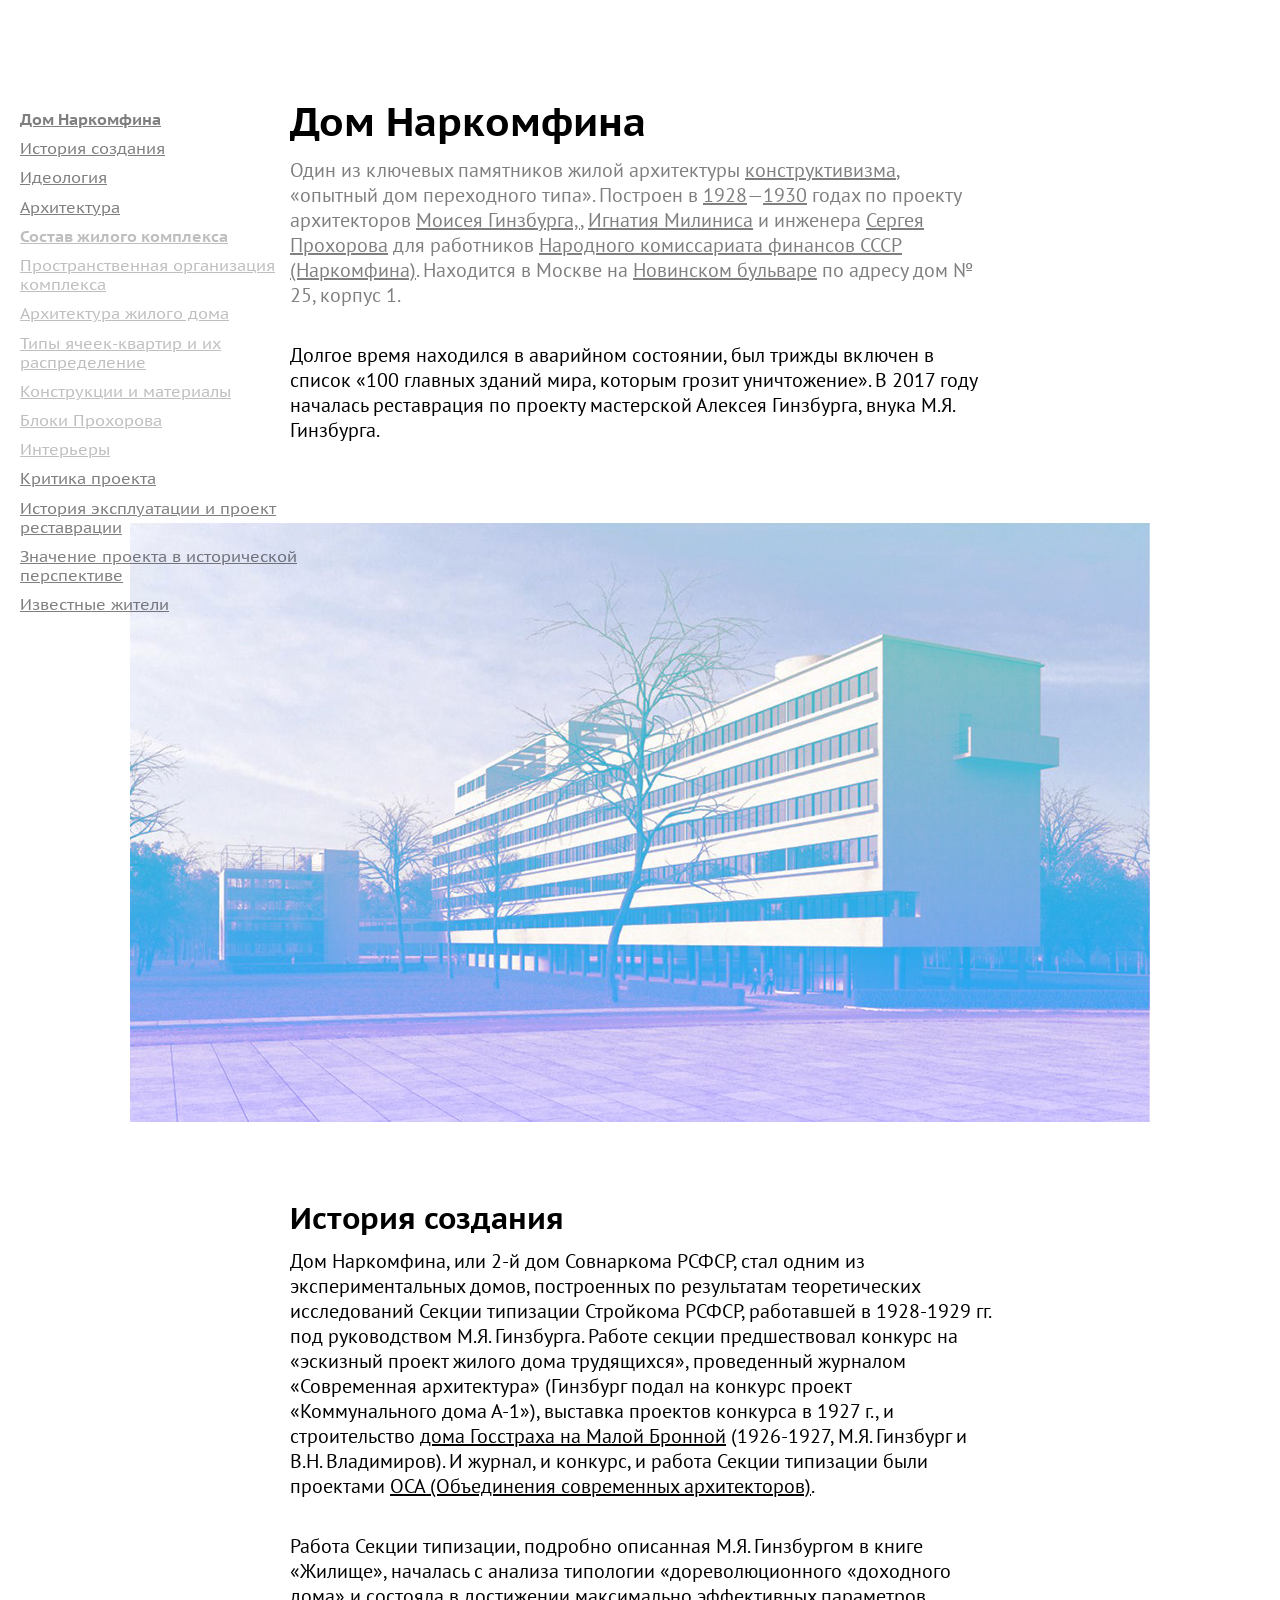
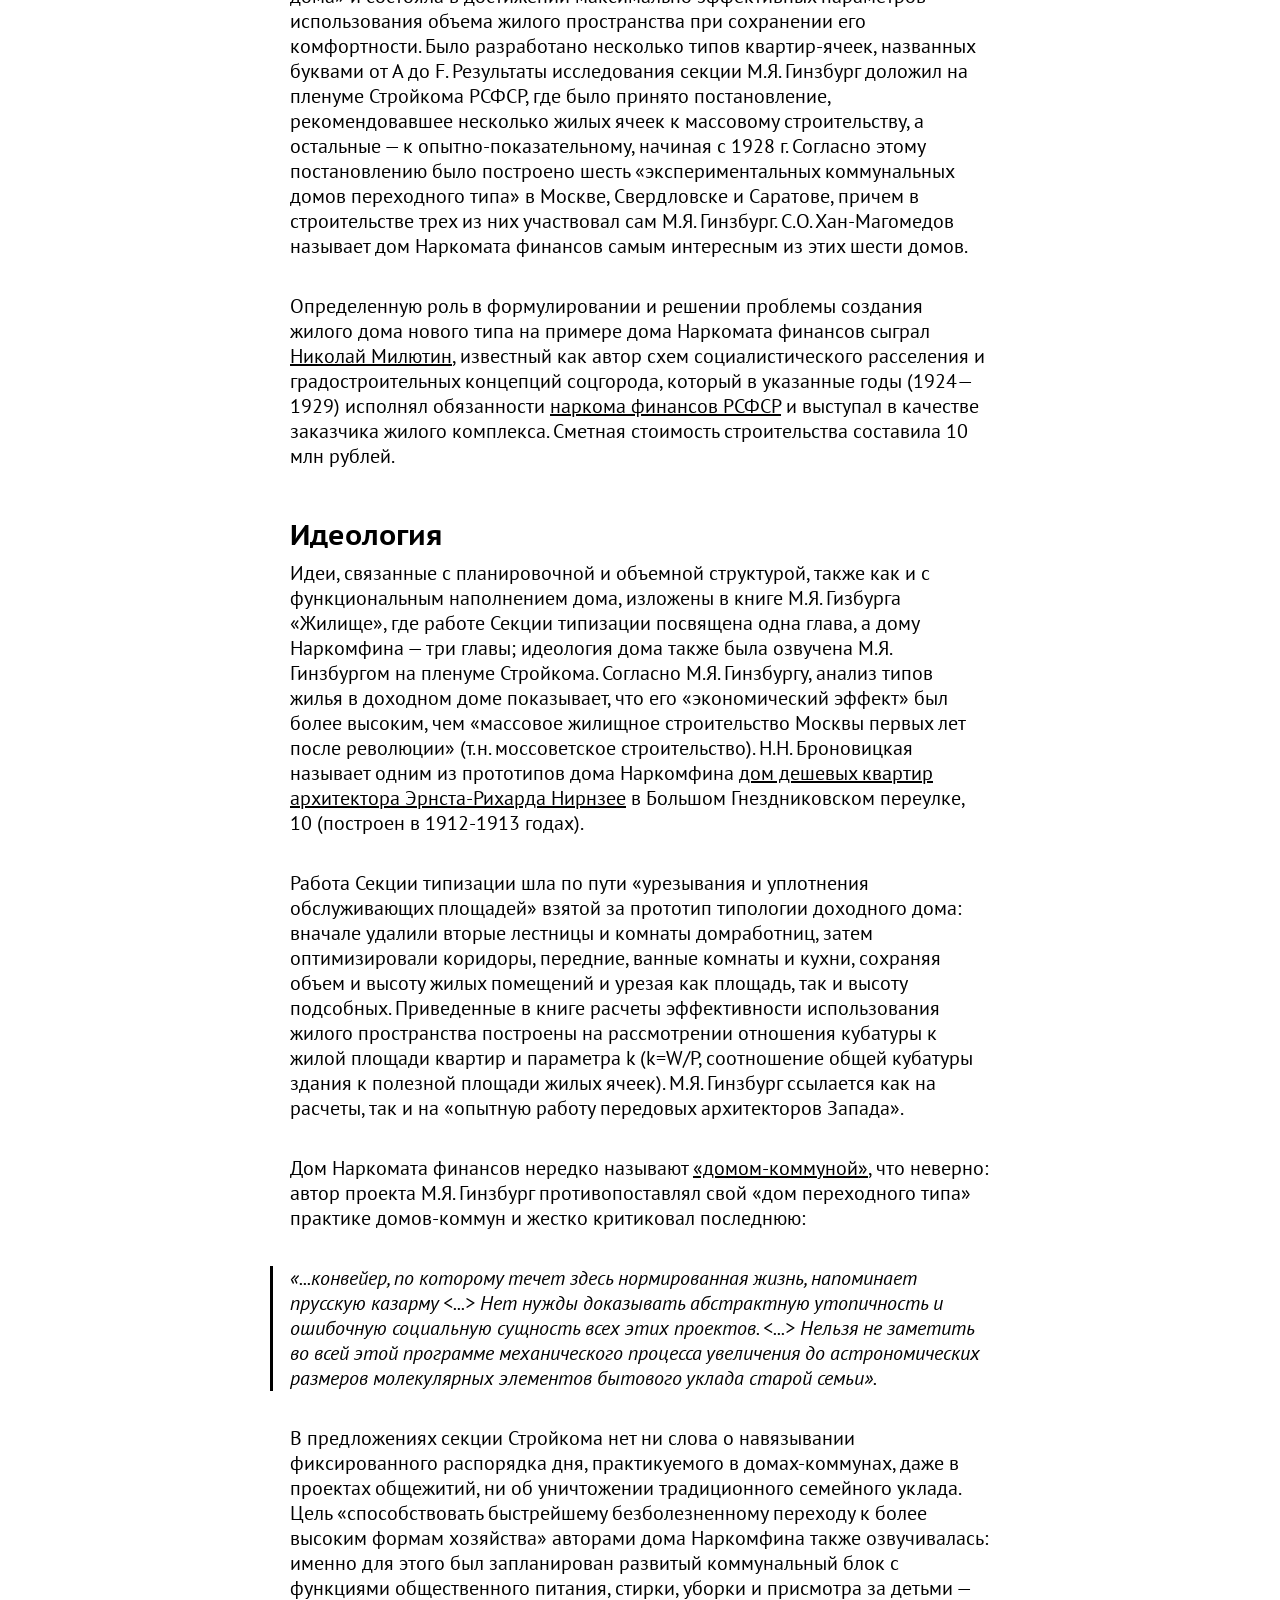
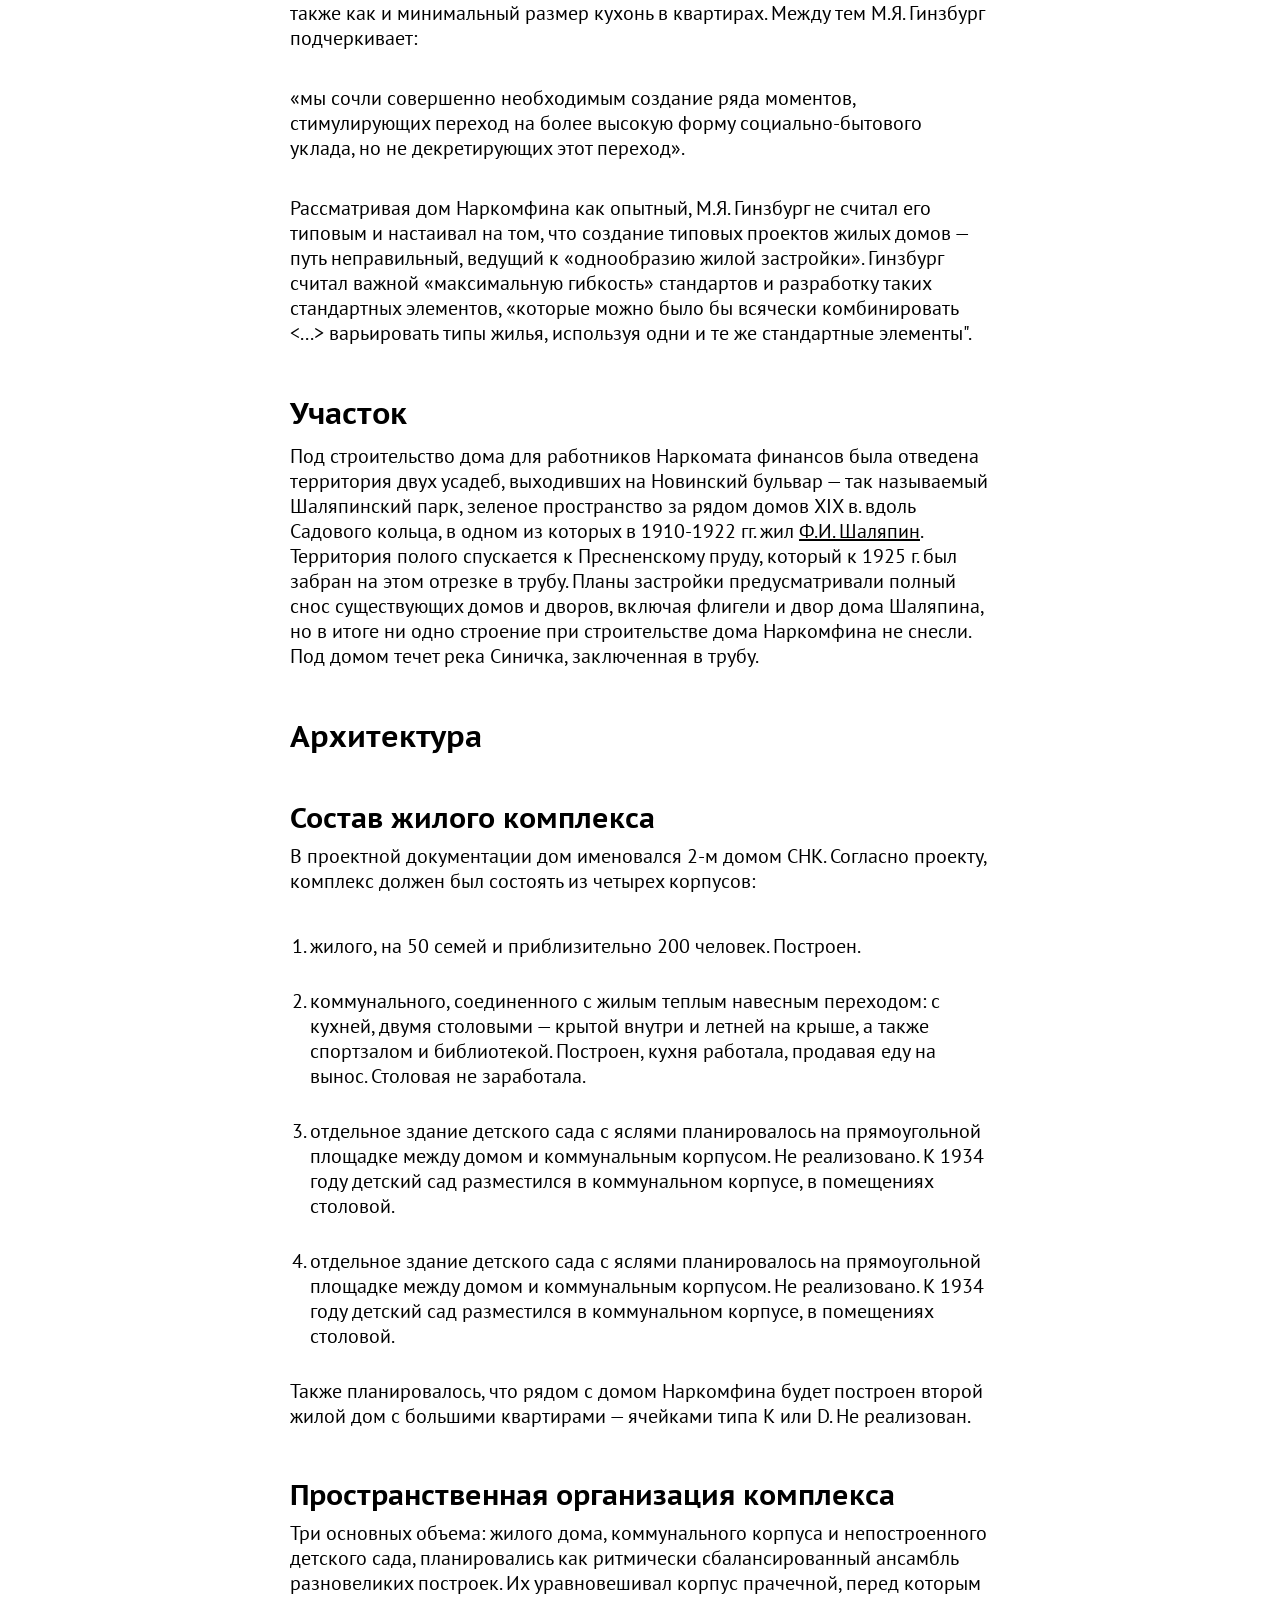
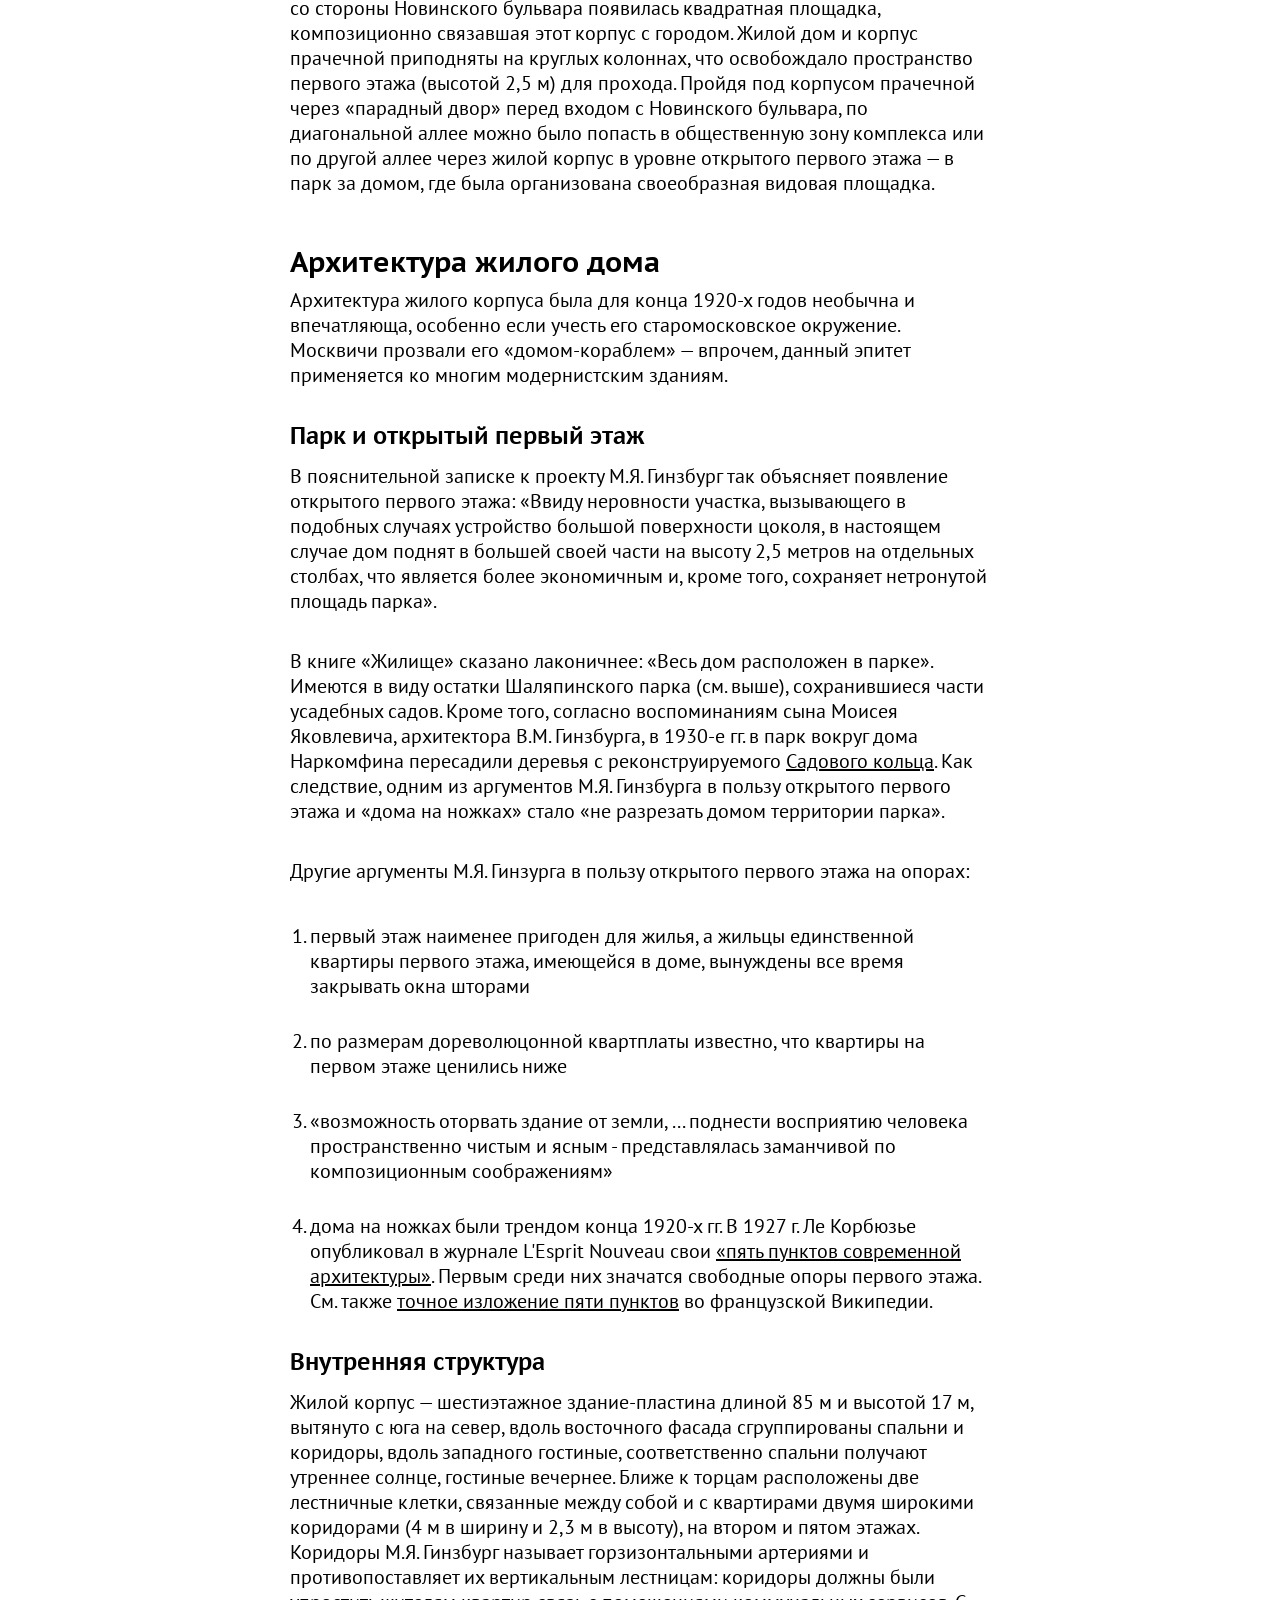
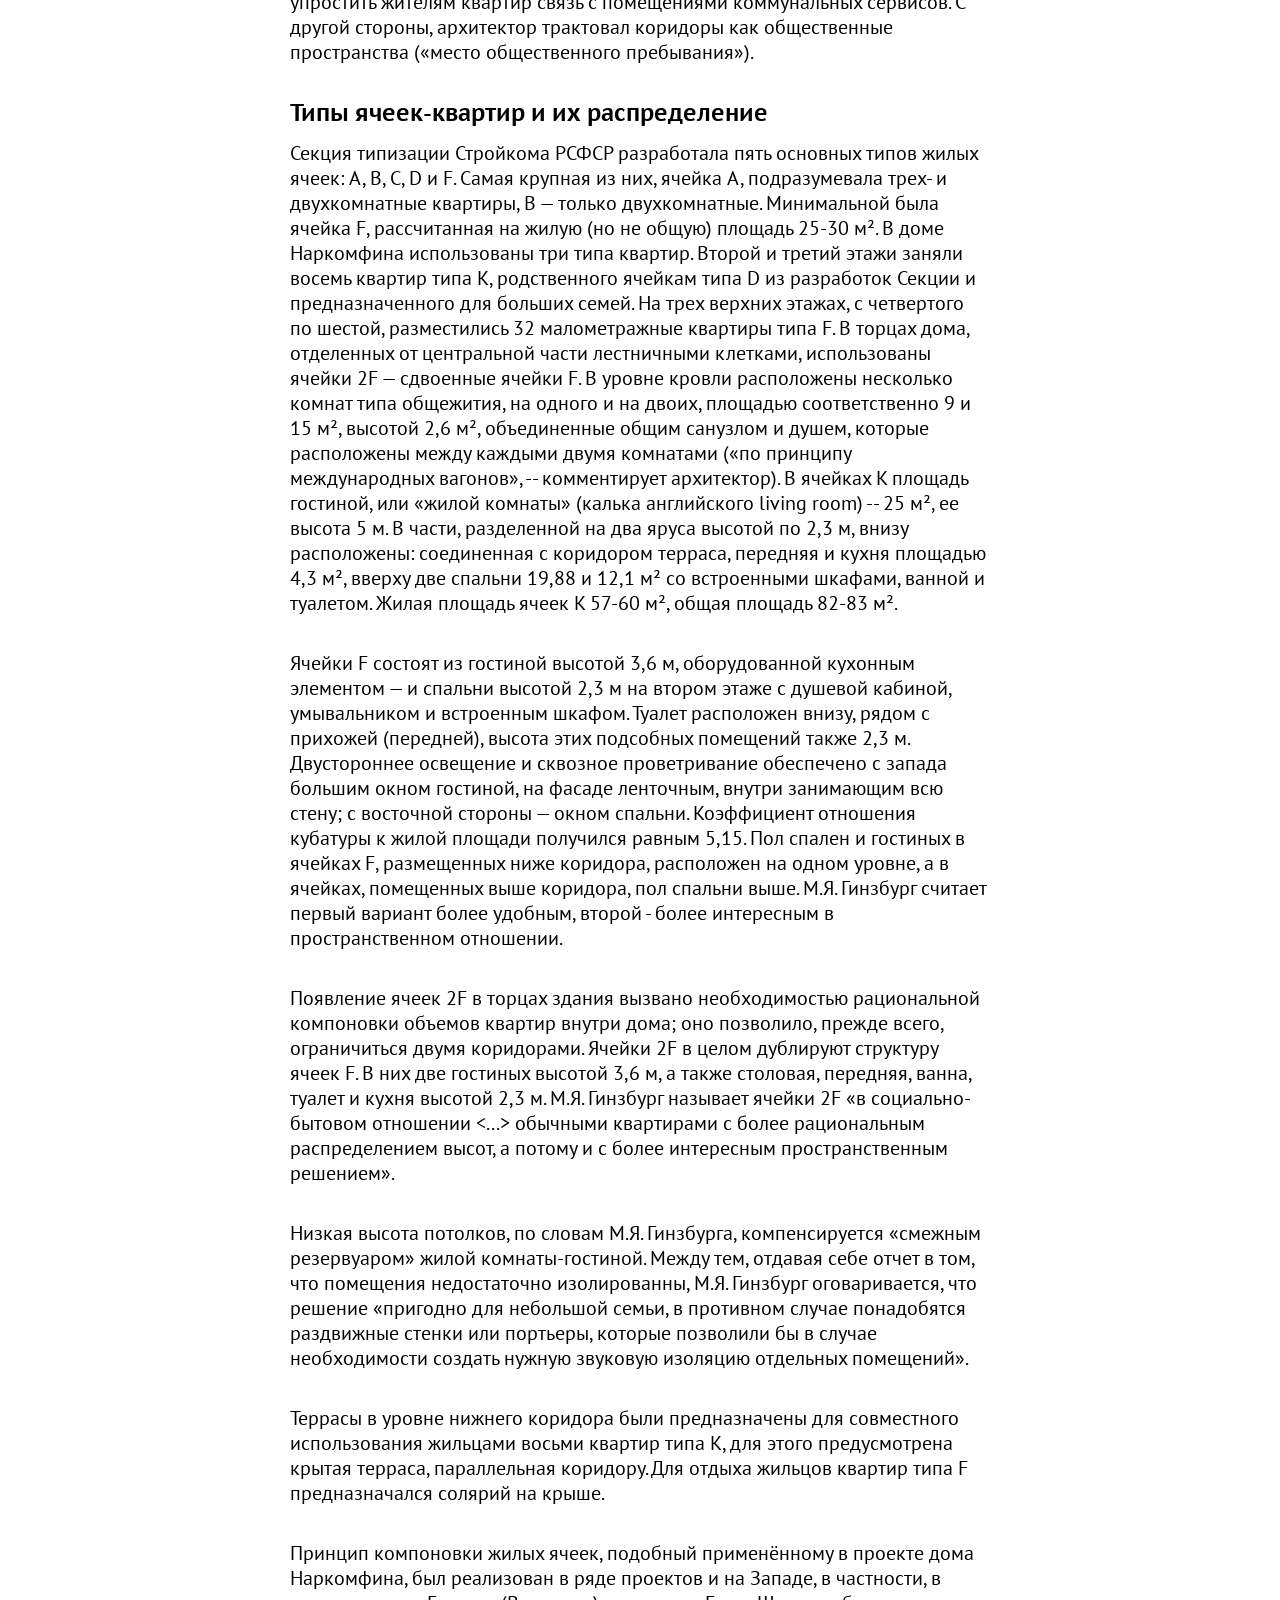
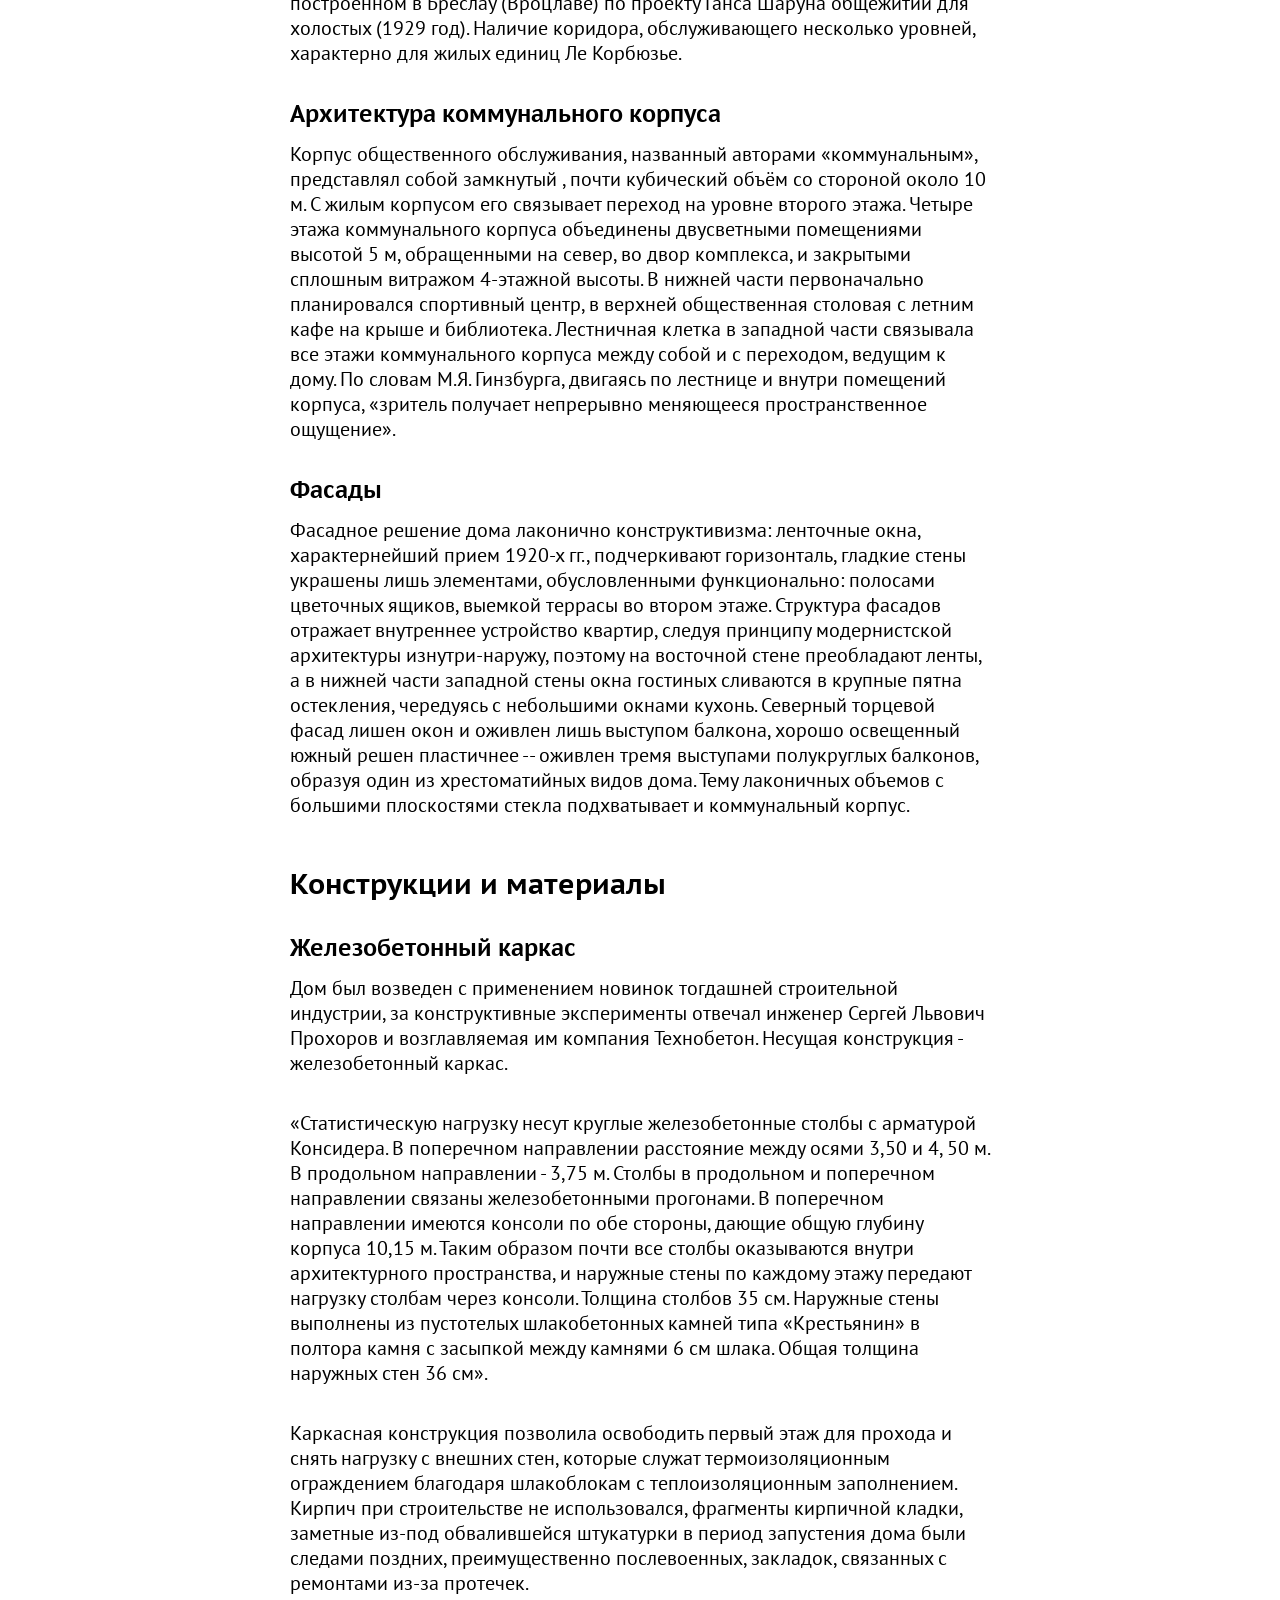
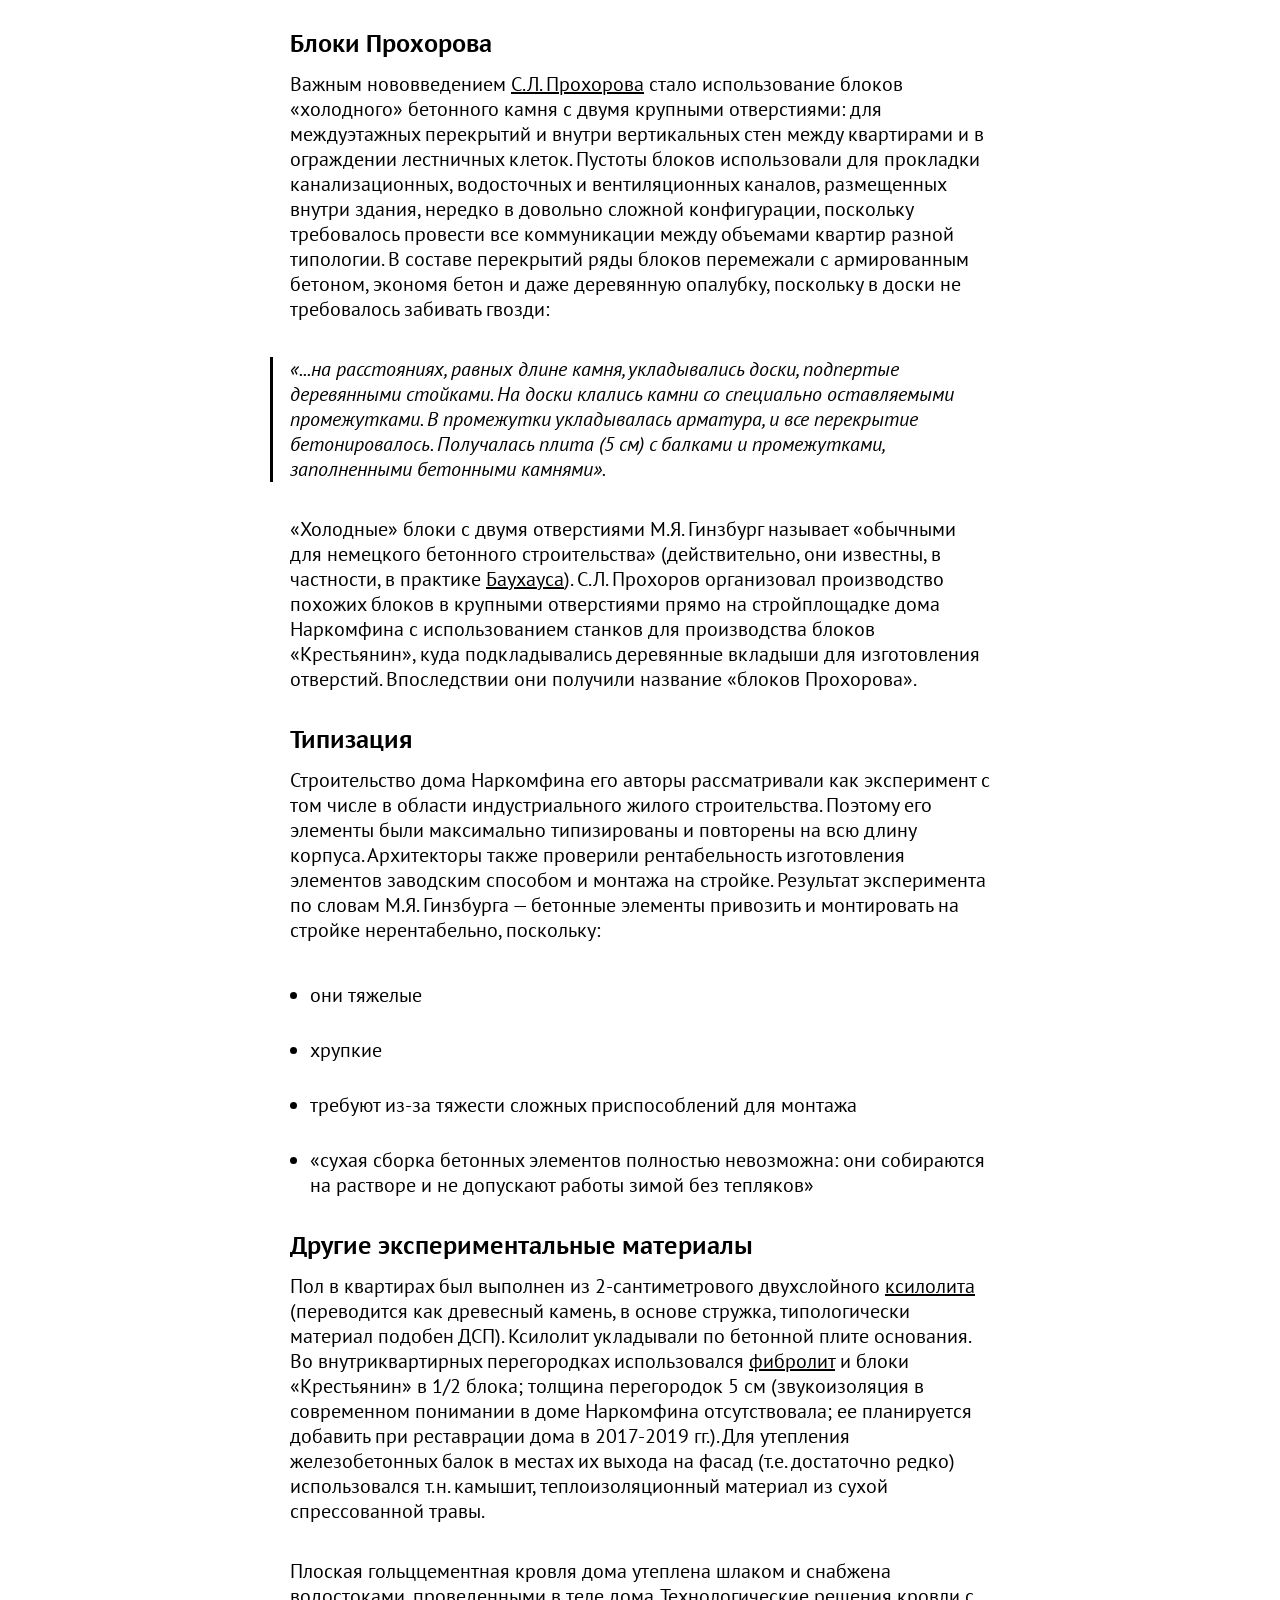
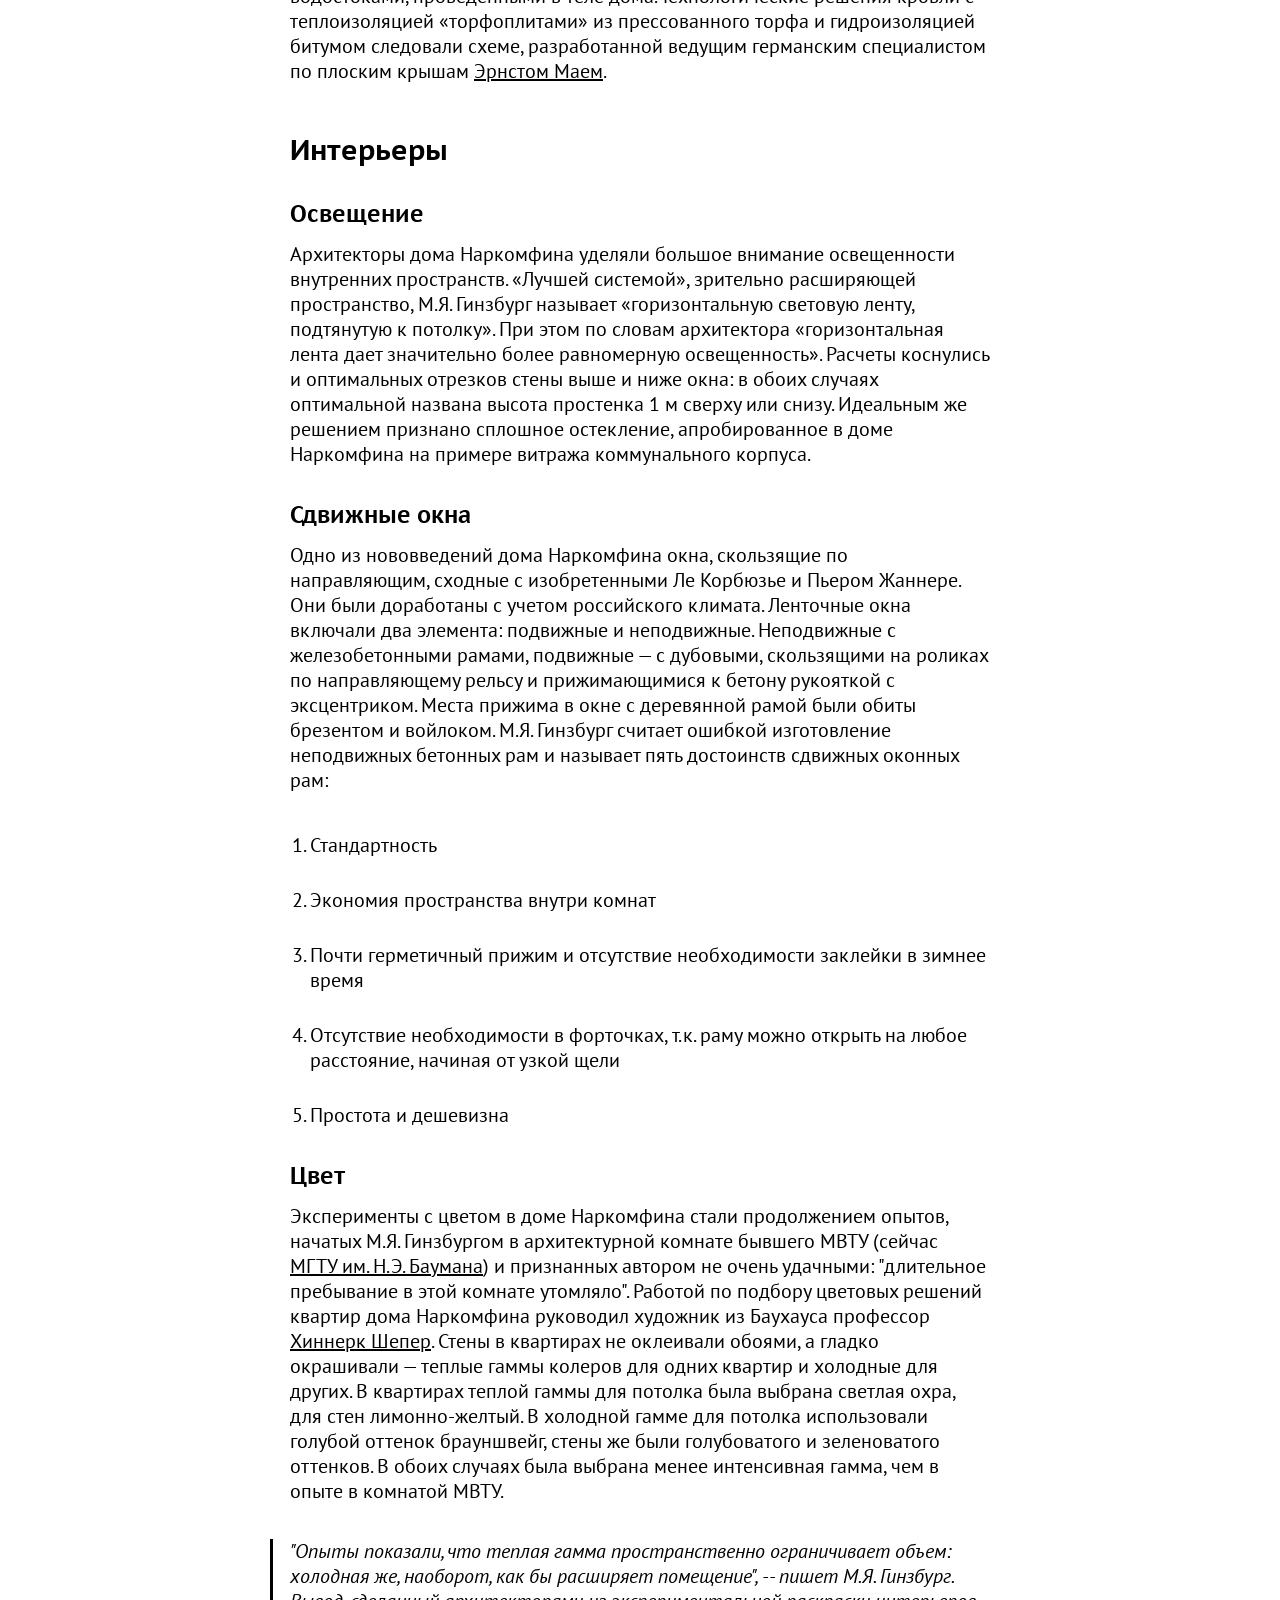
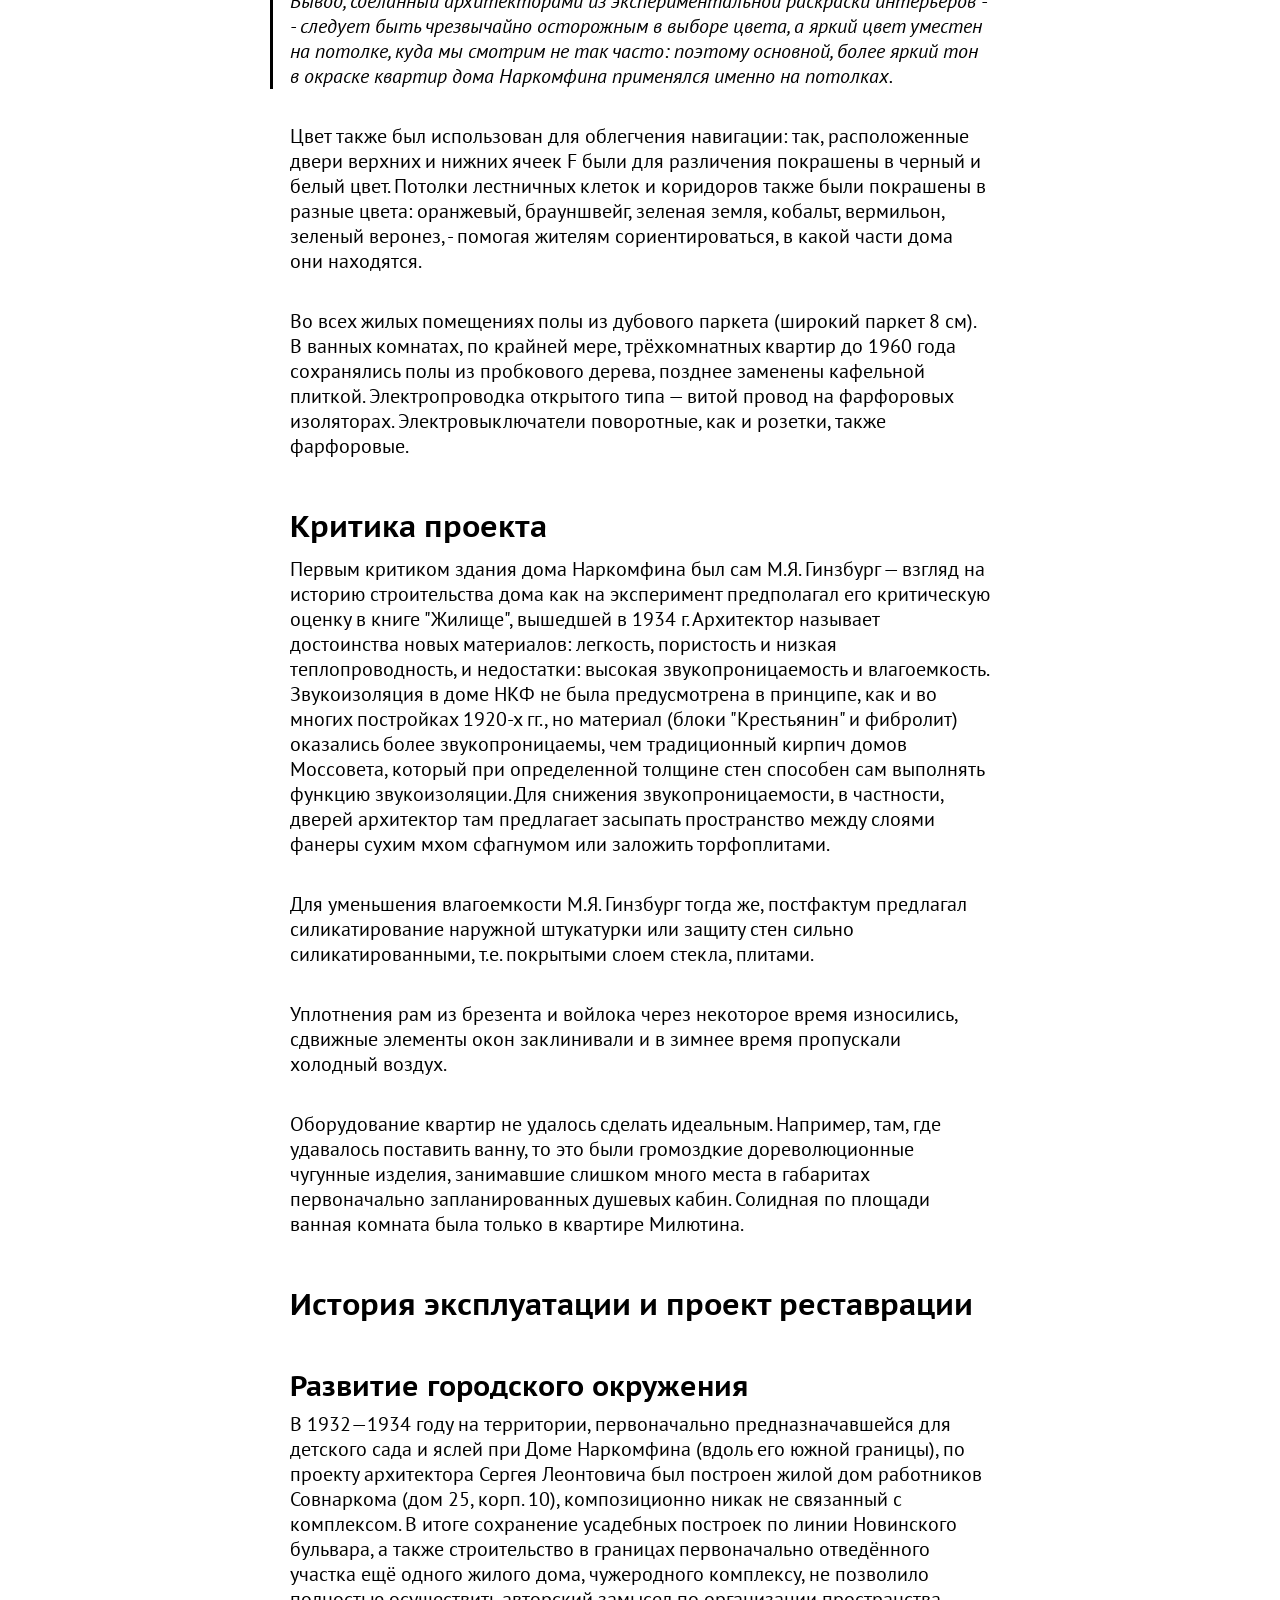
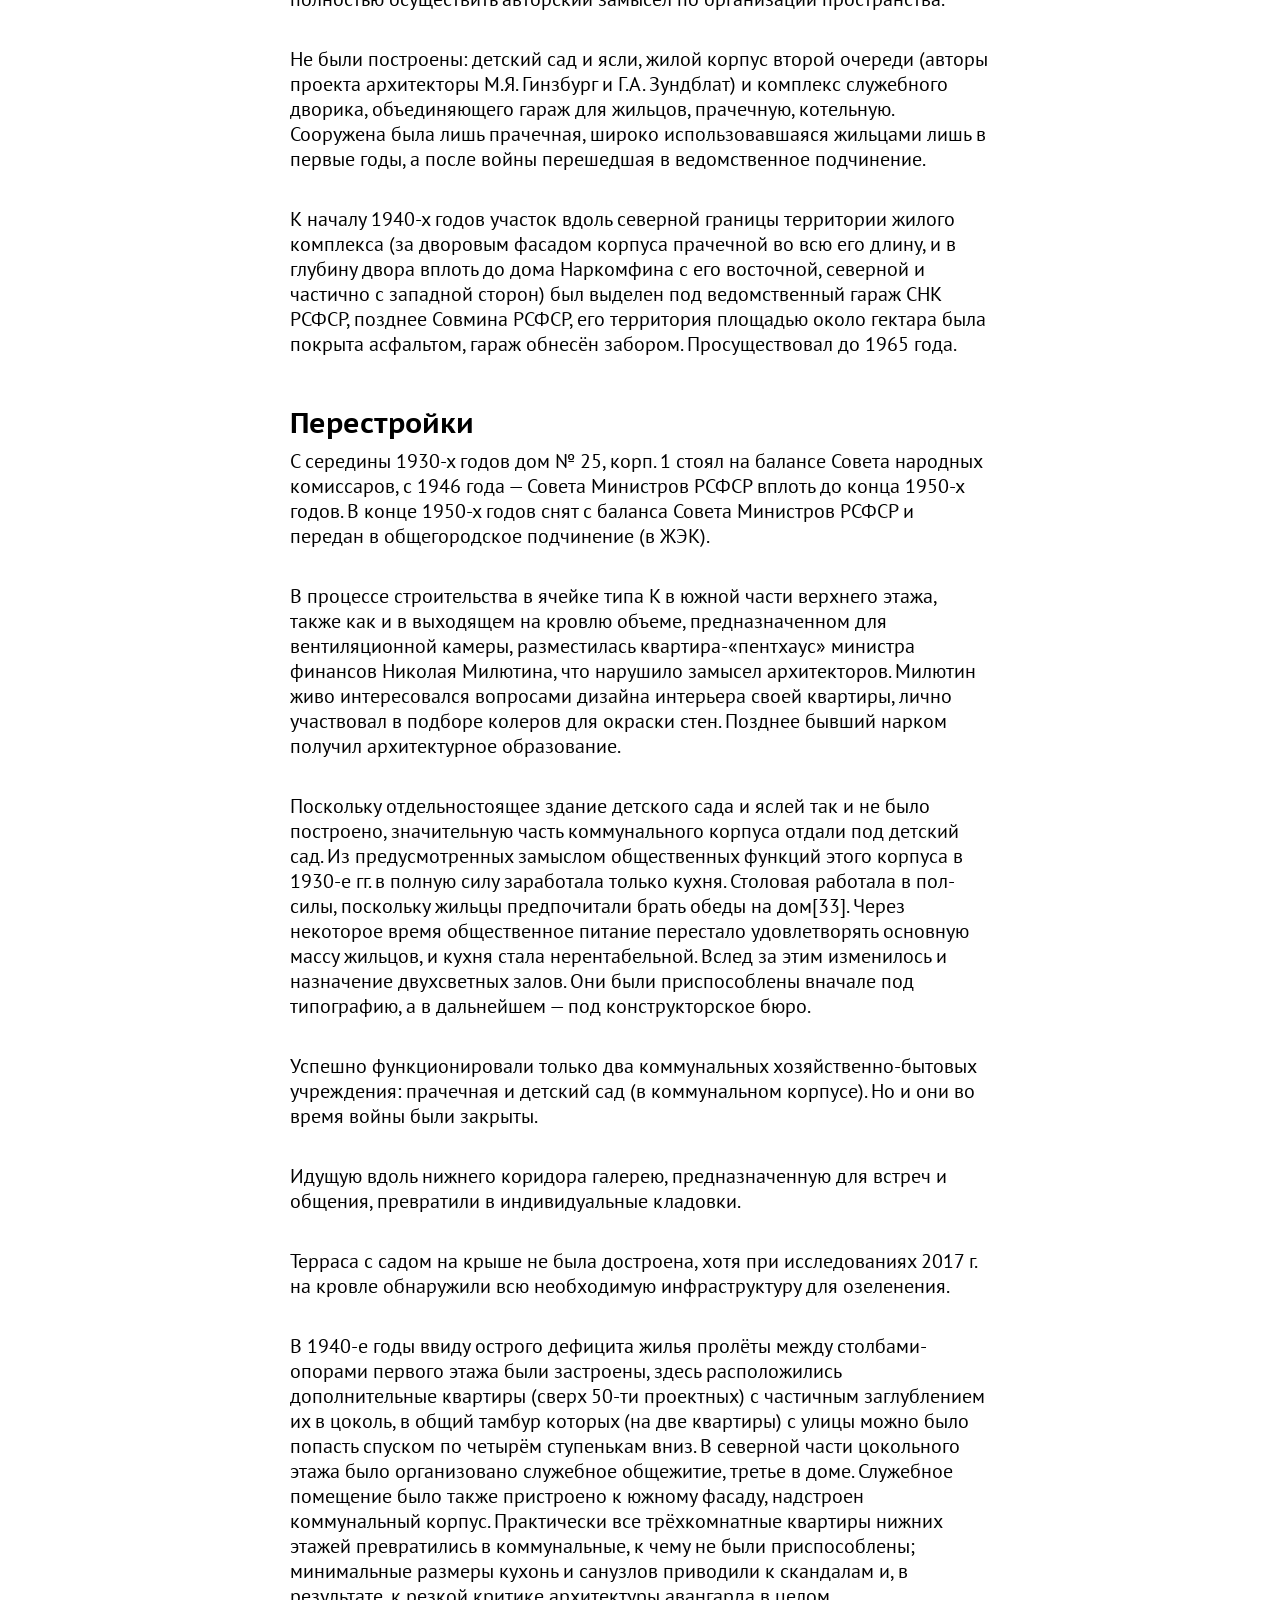
<file: index.html>
<!DOCTYPE html>
<html lang="en" dir="ltr">

<head>
  <meta charset="utf-8">
  <title>Дом Наркомфина</title>
  <link rel="stylesheet" href="stylesheets/style.css">
  <script src="javascripts/jquery.js" charset="utf-8"></script>
  <script src="javascripts/scroll.js" charset="utf-8"></script>
</head>

<body>
  <nav class="sidebar">
    <ul>
      <li>
        <a href="#heading_1">Дом Наркомфина</a>
      </li>
      <li>
        <a href="#heading_2">История создания</a>
      </li>
      <li>
        <a href="#heading_3">Идеология</a>
      </li>
      <li>
        <a href="#heading_4">Архитектура</a>
        <ul>
          <li>
            <a href="#subheading_1">Состав жилого комплекса</a>
          </li>
          <li>
            <a href="#subheading_2">Пространственная организация комплекса
            </a>
          </li>
          <li>
            <a href="#subheading_3">Архитектура жилого дома</a>
          </li>
          <li>
            <a href="#subheading_4">Типы ячеек-квартир и их распределение</a>
          </li>
          <li>
            <a href="#subheading_5">Конструкции и материалы</a>
          </li>
          <li>
            <a href="#subheading_6">Блоки Прохорова
            </a>
          </li>
          <li>
            <a href="#subheading_7">Интерьеры</a>
          </li>
        </ul>
      </li>
      <li>
        <a href="#heading_5">Критика проекта
        </a>
      </li>
      <li>
        <a href="#heading_6">История эксплуатации и проект реставрации</a>
      </li>
      <li>
        <a href="#heading_7">Значение проекта в исторической перспективе</a>
      </li>
      <li>
        <a href="#heading_8">Известные жители</a>
      </li>
    </ul>
  </nav>


  <h1 id="heading_1">Дом Наркомфина</h1>

  <p>Один из ключевых памятников жилой архитектуры <a target="_blank"
      href="https://ru.wikipedia.org/wiki/%D0%9A%D0%BE%D0%BD%D1%81%D1%82%D1%80%D1%83%D0%BA%D1%82%D0%B8%D0%B2%D0%B8%D0%B7%D0%BC_(%D0%B8%D1%81%D0%BA%D1%83%D1%81%D1%81%D1%82%D0%B2%D0%BE)">конструктивизма</a>,
    «опытный дом переходного типа». Построен в <a target="_blank" href="https://ru.wikipedia.org/wiki/1928_%D0%B3%D0%BE%D0%B4">1928</a>—<a target="_blank" href="https://ru.wikipedia.org/wiki/1930_%D0%B3%D0%BE%D0%B4">1930</a> годах по проекту
    архитекторов <a target="_blank" href="https://ru.wikipedia.org/wiki/%D0%93%D0%B8%D0%BD%D0%B7%D0%B1%D1%83%D1%80%D0%B3,_%D0%9C%D0%BE%D0%B8%D1%81%D0%B5%D0%B9_%D0%AF%D0%BA%D0%BE%D0%B2%D0%BB%D0%B5%D0%B2%D0%B8%D1%87">Моисея Гинзбурга,</a>,
    <a target="_blank" href="https://ru.wikipedia.org/wiki/%D0%9C%D0%B8%D0%BB%D0%B8%D0%BD%D0%B8%D1%81,_%D0%98%D0%B3%D0%BD%D0%B0%D1%82%D0%B8%D0%B9_%D0%A4%D1%80%D0%B0%D0%BD%D1%86%D0%B5%D0%B2%D0%B8%D1%87">Игнатия Милиниса</a> и инженера <a
      target="_blank" href="https://ru.wikipedia.org/wiki/%D0%9F%D1%80%D0%BE%D1%85%D0%BE%D1%80%D0%BE%D0%B2,_%D0%A1%D0%B5%D1%80%D0%B3%D0%B5%D0%B9_%D0%9B%D1%8C%D0%B2%D0%BE%D0%B2%D0%B8%D1%87">Сергея Прохорова</a> для работников <a target="
      " href="https://ru.wikipedia.org/wiki/%D0%9D%D0%B0%D1%80%D0%BE%D0%B4%D0%BD%D1%8B%D0%B9_%D0%BA%D0%BE%D0%BC%D0%B8%D1%81%D1%81%D0%B0%D1%80%D0%B8%D0%B0%D1%82_%D1%84%D0%B8%D0%BD%D0%B0%D0%BD%D1%81%D0%BE%D0%B2_%D0%A1%D0%A1%D0%A1%D0%A0">Народного
      комиссариата
      финансов СССР (Наркомфина)</a>.
    Находится в Москве на <a target="_blank" href="https://ru.wikipedia.org/wiki/%D0%9D%D0%BE%D0%B2%D0%B8%D0%BD%D1%81%D0%BA%D0%B8%D0%B9_%D0%B1%D1%83%D0%BB%D1%8C%D0%B2%D0%B0%D1%80">Новинском бульваре</a> по адресу дом № 25, корпус 1.</p>

  <p>Долгое время находился в аварийном состоянии,
    был трижды включен в список «100 главных зданий мира, которым грозит уничтожение».
    В 2017 году началась реставрация по проекту мастерской Алексея Гинзбурга, внука М.Я. Гинзбурга.</p>

  <img src="images/narkomfin.jpg" alt="Дом Наркомфина">


  <h2 id="heading_2">История создания</h2>

  <p>Дом Наркомфина, или 2-й дом Совнаркома РСФСР, стал одним из экспериментальных домов,
    построенных по результатам теоретических исследований Секции типизации Стройкома РСФСР,
    работавшей в 1928-1929 гг. под руководством М.Я. Гинзбурга.
    Работе секции предшествовал конкурс на «эскизный проект жилого дома трудящихся»,
    проведенный журналом «Современная архитектура» (Гинзбург подал на конкурс проект «Коммунального дома А-1»),
    выставка проектов конкурса в 1927 г., и строительство <a target="_blank"
      href="https://ru.wikipedia.org/wiki/%D0%96%D0%B8%D0%BB%D0%BE%D0%B9_%D0%B4%D0%BE%D0%BC_%D0%93%D0%BE%D1%81%D1%81%D1%82%D1%80%D0%B0%D1%85%D0%B0_%D0%BD%D0%B0_%D0%9C%D0%B0%D0%BB%D0%BE%D0%B9_%D0%91%D1%80%D0%BE%D0%BD%D0%BD%D0%BE%D0%B9">дома Госстраха
      на Малой Бронной</a> (1926-1927, М.Я. Гинзбург и В.Н. Владимиров).
    И журнал, и конкурс, и работа Секции типизации были проектами <a target="_blank"
      href="https://ru.wikipedia.org/wiki/%D0%9E%D0%B1%D1%8A%D0%B5%D0%B4%D0%B8%D0%BD%D0%B5%D0%BD%D0%B8%D0%B5_%D1%81%D0%BE%D0%B2%D1%80%D0%B5%D0%BC%D0%B5%D0%BD%D0%BD%D1%8B%D1%85_%D0%B0%D1%80%D1%85%D0%B8%D1%82%D0%B5%D0%BA%D1%82%D0%BE%D1%80%D0%BE%D0%B2">ОСА
      (Объединения современных архитекторов)</a>.</p>

  <p>Работа Секции типизации, подробно описанная М.Я. Гинзбургом в книге «Жилище»,
    началась с анализа типологии «дореволюционного «доходного дома» и состояла в достижении
    максимально эффективных параметров использования объема жилого пространства при сохранении его комфортности.
    Было разработано несколько типов квартир-ячеек, названных буквами от A до F.
    Результаты исследования секции М.Я. Гинзбург доложил на пленуме Стройкома РСФСР,
    где было принято постановление, рекомендовавшее несколько жилых ячеек к массовому строительству,
    а остальные — к опытно-показательному, начиная с 1928 г.
    Согласно этому постановлению было построено шесть «экспериментальных коммунальных домов переходного типа»
    в Москве, Свердловске и Саратове, причем в строительстве трех из них участвовал сам М.Я. Гинзбург.
    С.О. Хан-Магомедов называет дом Наркомата финансов самым интересным из этих шести домов.</p>

  <p>Определенную роль в формулировании и решении проблемы создания жилого дома нового типа
    на примере дома Наркомата финансов сыграл <a target="_blank"
      href="https://ru.wikipedia.org/wiki/%D0%9C%D0%B8%D0%BB%D1%8E%D1%82%D0%B8%D0%BD,_%D0%9D%D0%B8%D0%BA%D0%BE%D0%BB%D0%B0%D0%B9_%D0%90%D0%BB%D0%B5%D0%BA%D1%81%D0%B0%D0%BD%D0%B4%D1%80%D0%BE%D0%B2%D0%B8%D1%87">Николай Милютин</a>,
    известный как автор схем социалистического расселения и градостроительных концепций соцгорода,
    который в указанные годы (1924—1929) исполнял обязанности <a target="_blank"
      href="https://ru.wikipedia.org/wiki/%D0%9D%D0%B0%D1%80%D0%BE%D0%B4%D0%BD%D1%8B%D0%B9_%D0%BA%D0%BE%D0%BC%D0%B8%D1%81%D1%81%D0%B0%D1%80%D0%B8%D0%B0%D1%82_%D1%84%D0%B8%D0%BD%D0%B0%D0%BD%D1%81%D0%BE%D0%B2_%D0%A0%D0%A1%D0%A4%D0%A1%D0%A0">наркома
      финансов РСФСР</a>
    и выступал в качестве заказчика жилого комплекса. Сметная стоимость строительства составила 10 млн рублей.</p>

  <h3 id="heading_3">Идеология</h3>

  <p>Идеи, связанные с планировочной и объемной структурой, также как и с функциональным наполнением дома,
    изложены в книге М.Я. Гизбурга «Жилище», где работе Секции типизации посвящена одна глава,
    а дому Наркомфина — три главы; идеология дома также была озвучена М.Я. Гинзбургом на пленуме Стройкома.
    Согласно М.Я. Гинзбургу, анализ типов жилья в доходном доме показывает,
    что его «экономический эффект» был более высоким, чем «массовое жилищное строительство Москвы
    первых лет после революции» (т.н. моссоветское строительство). Н.Н. Броновицкая называет
    одним из прототипов дома Наркомфина <a target="_blank" href="https://ru.wikipedia.org/wiki/%D0%94%D0%BE%D0%BC_%D0%9D%D0%B8%D1%80%D0%BD%D0%B7%D0%B5%D0%B5">дом дешевых квартир архитектора Эрнста-Рихарда Нирнзее</a> в Большом Гнездниковском
    переулке,
    10 (построен в 1912-1913 годах).</p>

  <p>Работа Секции типизации шла по пути «урезывания и уплотнения обслуживающих площадей»
    взятой за прототип типологии доходного дома: вначале удалили вторые лестницы и комнаты домработниц,
    затем оптимизировали коридоры, передние, ванные комнаты и кухни,
    сохраняя объем и высоту жилых помещений и урезая как площадь,
    так и высоту подсобных. Приведенные в книге расчеты эффективности использования жилого пространства
    построены на рассмотрении отношения кубатуры к жилой площади квартир и параметра k
    (k=W/P, соотношение общей кубатуры здания к полезной площади жилых ячеек). М.Я. Гинзбург
    ссылается как на расчеты, так и на «опытную работу передовых архитекторов Запада».</p>

  <p>Дом Наркомата финансов нередко называют <a target="_blank" href="https://ru.wikipedia.org/wiki/%D0%94%D0%BE%D0%BC-%D0%BA%D0%BE%D0%BC%D0%BC%D1%83%D0%BD%D0%B0">«домом-коммуной»</a>, что неверно:
    автор проекта М.Я. Гинзбург противопоставлял свой «дом переходного типа» практике домов-коммун
    и жестко критиковал последнюю:</p>

  <blockquote>
    «...конвейер, по которому течет здесь нормированная жизнь, напоминает прусскую казарму <...>
      Нет нужды доказывать абстрактную утопичность и ошибочную социальную сущность всех этих проектов.
      <...> Нельзя не заметить во всей этой программе механического процесса увеличения до астрономических
        размеров молекулярных элементов бытового уклада старой семьи».
  </blockquote>


  <p>В предложениях секции Стройкома нет ни слова о навязывании фиксированного распорядка дня,
    практикуемого в домах-коммунах, даже в проектах общежитий, ни об уничтожении традиционного
    семейного уклада. Цель «способствовать быстрейшему безболезненному переходу к более высоким формам хозяйства»
    авторами дома Наркомфина также озвучивалась: именно для этого был запланирован развитый
    коммунальный блок с функциями общественного питания, стирки, уборки и присмотра за детьми — также
    как и минимальный размер кухонь в квартирах. Между тем М.Я. Гинзбург подчеркивает:</p>

  <p>«мы сочли совершенно необходимым создание ряда моментов, стимулирующих переход на более высокую форму
    социально-бытового уклада, но не декретирующих этот переход».</p>

  <p>Рассматривая дом Наркомфина как опытный, М.Я. Гинзбург не считал его типовым и настаивал на том,
    что создание типовых проектов жилых домов — путь неправильный, ведущий к «однообразию жилой застройки».
    Гинзбург считал важной «максимальную гибкость» стандартов и разработку таких стандартных элементов,
    «которые можно было бы всячески комбинировать <...> варьировать типы жилья,
      используя одни и те же стандартные элементы".</p>

  <h2>Участок</h2>

  <p>Под строительство дома для работников Наркомата финансов была отведена территория двух усадеб,
    выходивших на Новинский бульвар — так называемый Шаляпинский парк,
    зеленое пространство за рядом домов XIX в. вдоль Садового кольца,
    в одном из которых в 1910-1922 гг. жил <a target="_blank" href="https://ru.wikipedia.org/wiki/%D0%A8%D0%B0%D0%BB%D1%8F%D0%BF%D0%B8%D0%BD,_%D0%A4%D1%91%D0%B4%D0%BE%D1%80_%D0%98%D0%B2%D0%B0%D0%BD%D0%BE%D0%B2%D0%B8%D1%87">Ф.И. Шаляпин</a>.
    Территория полого спускается к Пресненскому пруду, который к 1925 г. был забран на этом отрезке
    в трубу. Планы застройки предусматривали полный снос существующих домов и дворов,
    включая флигели и двор дома Шаляпина, но в итоге ни одно строение при строительстве
    дома Наркомфина не снесли. Под домом течет река Синичка, заключенная в трубу.</p>

  <h2 id="heading_4">Архитектура</h2>

  <h3 id="subheading_1">Состав жилого комплекса</h3>

  <p>В проектной документации дом именовался 2-м домом СНК.
    Согласно проекту, комплекс должен был состоять из четырех корпусов:</p>

  <ol>
    <li>жилого, на 50 семей и приблизительно 200 человек. Построен.</li>
    <li>коммунального, соединенного с жилым теплым навесным переходом: с кухней,
      двумя столовыми — крытой внутри и летней на крыше,
      а также спортзалом и библиотекой. Построен, кухня работала, продавая еду на вынос.
      Столовая не заработала.</li>
    <li>отдельное здание детского сада с яслями планировалось на прямоугольной площадке
      между домом и коммунальным корпусом. Не реализовано.
      К 1934 году детский сад разместился в коммунальном корпусе, в помещениях столовой.</li>
    <li>отдельное здание детского сада с яслями планировалось на прямоугольной площадке
      между домом и коммунальным корпусом. Не реализовано.
      К 1934 году детский сад разместился в коммунальном корпусе, в помещениях столовой.</li>
  </ol>

  <p>Также планировалось, что рядом с домом Наркомфина будет построен второй жилой дом
    с большими квартирами — ячейками типа К или D. Не реализован.</p>

  <h3 id="subheading_2">Пространственная организация комплекса</h3>

  <p>Три основных объема: жилого дома, коммунального корпуса и непостроенного детского сада,
    планировались как ритмически сбалансированный ансамбль разновеликих построек.
    Их уравновешивал корпус прачечной, перед которым со стороны Новинского бульвара появилась
    квадратная площадка, композиционно связавшая этот корпус с городом.
    Жилой дом и корпус прачечной приподняты на круглых колоннах, что освобождало пространство первого этажа (высотой 2,5 м) для прохода.
    Пройдя под корпусом прачечной через «парадный двор» перед входом с Новинского бульвара,
    по диагональной аллее можно было попасть в общественную зону комплекса или по другой аллее
    через жилой корпус в уровне открытого первого этажа — в парк за домом,
    где была организована своеобразная видовая площадка.</p>

  <h3 id="subheading_3">Архитектура жилого дома</h3>

  <p>Архитектура жилого корпуса была для конца 1920-х годов необычна и впечатляюща,
    особенно если учесть его старомосковское окружение.
    Москвичи прозвали его «домом-кораблем» — впрочем, данный эпитет применяется ко многим модернистским
    зданиям.</p>

  <h4>Парк и открытый первый этаж</h4>

  <p>В пояснительной записке к проекту М.Я. Гинзбург так объясняет появление открытого первого этажа:
    «Ввиду неровности участка, вызывающего в подобных случаях устройство большой поверхности цоколя,
    в настоящем случае дом поднят в большей своей части на высоту 2,5 метров на отдельных столбах,
    что является более экономичным и, кроме того, сохраняет нетронутой площадь парка».</p>

  <p>В книге «Жилище» сказано лаконичнее: «Весь дом расположен в парке».
    Имеются в виду остатки Шаляпинского парка (см. выше), сохранившиеся части усадебных садов.
    Кроме того, согласно воспоминаниям сына Моисея Яковлевича, архитектора В.М. Гинзбурга,
    в 1930-е гг. в парк вокруг дома Наркомфина пересадили деревья с реконструируемого <a target="_blank" href="https://ru.wikipedia.org/wiki/%D0%A1%D0%B0%D0%B4%D0%BE%D0%B2%D0%BE%D0%B5_%D0%BA%D0%BE%D0%BB%D1%8C%D1%86%D0%BE">Садового кольца</a>.
    Как следствие, одним из аргументов М.Я. Гинзбурга в пользу открытого первого этажа и
    «дома на ножках» стало «не разрезать домом территории парка».</p>

  <p>Другие аргументы М.Я. Гинзурга в пользу открытого первого этажа на опорах:</p>

  <ol>
    <li>первый этаж наименее пригоден для жилья, а жильцы единственной квартиры первого этажа,
      имеющейся в доме, вынуждены все время закрывать окна шторами</li>
    <li>по размерам дореволюцонной квартплаты известно, что квартиры на первом этаже ценились ниже</li>
    <li>«возможность оторвать здание от земли, ... поднести восприятию человека пространственно
      чистым и ясным - представлялась заманчивой по композиционным соображениям»</li>
    <li>дома на ножках были трендом конца 1920-х гг. В 1927 г. Ле Корбюзье опубликовал
      в журнале L'Esprit Nouveau свои <a target="_blank"
        href="https://ru.wikipedia.org/wiki/%D0%9F%D1%8F%D1%82%D1%8C_%D0%BE%D1%82%D0%BF%D1%80%D0%B0%D0%B2%D0%BD%D1%8B%D1%85_%D1%82%D0%BE%D1%87%D0%B5%D0%BA_%D1%81%D0%BE%D0%B2%D1%80%D0%B5%D0%BC%D0%B5%D0%BD%D0%BD%D0%BE%D0%B9_%D0%B0%D1%80%D1%85%D0%B8%D1%82%D0%B5%D0%BA%D1%82%D1%83%D1%80%D1%8B">«пять
        пунктов современной архитектуры»</a>.
      Первым среди них значатся свободные опоры первого этажа.
      См. также <a target="_blank" href="https://fr.wikipedia.org/wiki/Cinq_points_de_l%27architecture_moderne">точное изложение пяти пунктов</a> во французской Википедии.</li>
  </ol>

  <h4>Внутренняя структура</h4>

  <p>Жилой корпус — шестиэтажное здание-пластина длиной 85 м и высотой 17 м, вытянуто с юга на север, вдоль восточного фасада сгруппированы спальни и коридоры, вдоль западного гостиные, соответственно спальни получают утреннее солнце, гостиные
    вечернее. Ближе к торцам расположены две лестничные клетки, связанные между собой и с квартирами двумя широкими коридорами (4 м в ширину и 2,3 м в высоту), на втором и пятом этажах. Коридоры М.Я. Гинзбург называет горзизонтальными артериями и
    противопоставляет их вертикальным лестницам: коридоры должны были упростить жителям квартир связь с помещениями коммунальных сервисов. С другой стороны, архитектор трактовал коридоры как общественные пространства («место общественного
    пребывания»).</p>

  <h4 id="subheading_4">Типы ячеек-квартир и их распределение</h4>

  <p>Секция типизации Стройкома РСФСР разработала пять основных типов жилых ячеек: A, B, C, D и F. Самая крупная из них, ячейка A, подразумевала трех- и двухкомнатные квартиры, B — только двухкомнатные. Минимальной была ячейка F, рассчитанная на
    жилую (но не общую) площадь 25-30 м². В доме Наркомфина использованы три типа квартир. Второй и третий этажи заняли восемь квартир типа K, родственного ячейкам типа D из разработок Секции и предназначенного для больших семей. На трех верхних
    этажах, с четвертого по шестой, разместились 32 малометражные квартиры типа F. В торцах дома, отделенных от центральной части лестничными клетками, использованы ячейки 2F — сдвоенные ячейки F. В уровне кровли расположены несколько комнат типа
    общежития, на одного и на двоих, площадью соответственно 9 и 15 м², высотой 2,6 м², объединенные общим санузлом и душем, которые расположены между каждыми двумя комнатами («по принципу международных вагонов», -- комментирует архитектор). В
    ячейках K площадь гостиной, или «жилой комнаты» (калька английского living room) -- 25 м², ее высота 5 м. В части, разделенной на два яруса высотой по 2,3 м, внизу расположены: соединенная с коридором терраса, передняя и кухня площадью 4,3 м²,
    вверху две спальни 19,88 и 12,1 м² со встроенными шкафами, ванной и туалетом. Жилая площадь ячеек K 57-60 м², общая площадь 82-83 м².</p>

  <p>Ячейки F состоят из гостиной высотой 3,6 м, оборудованной кухонным элементом — и спальни высотой 2,3 м на втором этаже с душевой кабиной, умывальником и встроенным шкафом. Туалет расположен внизу, рядом с прихожей (передней), высота этих
    подсобных помещений также 2,3 м. Двустороннее освещение и сквозное проветривание обеспечено с запада большим окном гостиной, на фасаде ленточным, внутри занимающим всю стену; с восточной стороны — окном спальни. Коэффициент отношения кубатуры к
    жилой площади получился равным 5,15. Пол спален и гостиных в ячейках F, размещенных ниже коридора, расположен на одном уровне, а в ячейках, помещенных выше коридора, пол спальни выше. М.Я. Гинзбург считает первый вариант более удобным, второй -
    более интересным в пространственном отношении.</p>

  <p>Появление ячеек 2F в торцах здания вызвано необходимостью рациональной компоновки объемов квартир внутри дома; оно позволило, прежде всего, ограничиться двумя коридорами. Ячейки 2F в целом дублируют структуру ячеек F. В них две гостиных высотой
    3,6 м, а также столовая, передняя, ванна, туалет и кухня высотой 2,3 м. М.Я. Гинзбург называет ячейки 2F «в социально-бытовом отношении <...> обычными квартирами с более рациональным распределением высот, а потому и с более интересным
      пространственным решением».</p>

  <p>Низкая высота потолков, по словам М.Я. Гинзбурга, компенсируется «смежным резервуаром» жилой комнаты-гостиной. Между тем, отдавая себе отчет в том, что помещения недостаточно изолированны, М.Я. Гинзбург оговаривается, что решение «пригодно для
    небольшой семьи, в противном случае понадобятся раздвижные стенки или портьеры, которые позволили бы в случае необходимости создать нужную звуковую изоляцию отдельных помещений».</p>

  <p>Террасы в уровне нижнего коридора были предназначены для совместного использования жильцами восьми квартир типа K, для этого предусмотрена крытая терраса, параллельная коридору. Для отдыха жильцов квартир типа F предназначался солярий на крыше.
  </p>

  <p>Принцип компоновки жилых ячеек, подобный применённому в проекте дома Наркомфина, был реализован в ряде проектов и на Западе, в частности, в построенном в Бреслау (Вроцлаве) по проекту Ганса Шаруна общежитии для холостых (1929 год). Наличие
    коридора, обслуживающего несколько уровней, характерно для жилых единиц Ле Корбюзье.</p>

  <h4>Архитектура коммунального корпуса</h4>

  <p>Корпус общественного обслуживания, названный авторами «коммунальным», представлял собой замкнутый , почти кубический объём со стороной около 10 м. С жилым корпусом его связывает переход на уровне второго этажа. Четыре этажа коммунального корпуса
    объединены двусветными помещениями высотой 5 м, обращенными на север, во двор комплекса, и закрытыми сплошным витражом 4-этажной высоты. В нижней части первоначально планировался спортивный центр, в верхней общественная столовая с летним кафе на
    крыше и библиотека. Лестничная клетка в западной части связывала все этажи коммунального корпуса между собой и с переходом, ведущим к дому. По словам М.Я. Гинзбурга, двигаясь по лестнице и внутри помещений корпуса, «зритель получает непрерывно
    меняющееся пространственное ощущение».</p>

  <h4>Фасады</h4>

  <p>Фасадное решение дома лаконично конструктивизма: ленточные окна, характернейший прием 1920-х гг., подчеркивают горизонталь, гладкие стены украшены лишь элементами, обусловленными функционально: полосами цветочных ящиков, выемкой террасы во
    втором этаже. Структура фасадов отражает внутреннее устройство квартир, следуя принципу модернистской архитектуры изнутри-наружу, поэтому на восточной стене преобладают ленты, а в нижней части западной стены окна гостиных сливаются в крупные
    пятна остекления, чередуясь с небольшими окнами кухонь. Северный торцевой фасад лишен окон и оживлен лишь выступом балкона, хорошо освещенный южный решен пластичнее -- оживлен тремя выступами полукруглых балконов, образуя один из хрестоматийных
    видов дома. Тему лаконичных объемов с большими плоскостями стекла подхватывает и коммунальный корпус.</p>

  <h3 id="subheading_5">Конструкции и материалы</h3>

  <h4>Железобетонный каркас</h4>

  <p>Дом был возведен с применением новинок тогдашней строительной индустрии, за конструктивные эксперименты отвечал инженер Сергей Львович Прохоров и возглавляемая им компания Технобетон. Несущая конструкция - железобетонный каркас.</p>

  <p>«Статистическую нагрузку несут круглые железобетонные столбы с арматурой Консидера. В поперечном направлении расстояние между осями 3,50 и 4, 50 м. В продольном направлении - 3,75 м. Столбы в продольном и поперечном направлении связаны
    железобетонными прогонами. В поперечном направлении имеются консоли по обе стороны, дающие общую глубину корпуса 10,15 м. Таким образом почти все столбы оказываются внутри архитектурного пространства, и наружные стены по каждому этажу передают
    нагрузку столбам через консоли. Толщина столбов 35 см. Наружные стены выполнены из пустотелых шлакобетонных камней типа «Крестьянин» в полтора камня с засыпкой между камнями 6 см шлака. Общая толщина наружных стен 36 см».</p>

  <p>Каркасная конструкция позволила освободить первый этаж для прохода и снять нагрузку с внешних стен, которые служат термоизоляционным ограждением благодаря шлакоблокам с теплоизоляционным заполнением. Кирпич при строительстве не использовался,
    фрагменты кирпичной кладки, заметные из-под обвалившейся штукатурки в период запустения дома были следами поздних, преимущественно послевоенных, закладок, связанных с ремонтами из-за протечек.</p>

  <h4 id="subheading_6">Блоки Прохорова</h4>

  <p>Важным нововведением <a target="_blank" href="https://ru.wikipedia.org/wiki/%D0%9F%D1%80%D0%BE%D1%85%D0%BE%D1%80%D0%BE%D0%B2,_%D0%A1%D0%B5%D1%80%D0%B3%D0%B5%D0%B9_%D0%9B%D1%8C%D0%B2%D0%BE%D0%B2%D0%B8%D1%87">С.Л. Прохорова</a> стало использование
    блоков «холодного» бетонного камня с двумя крупными отверстиями: для междуэтажных перекрытий и внутри вертикальных стен между квартирами и в ограждении лестничных клеток. Пустоты блоков
    использовали для прокладки канализационных, водосточных и вентиляционных каналов, размещенных внутри здания, нередко в довольно сложной конфигурации, поскольку требовалось провести все коммуникации между объемами квартир разной типологии. В
    составе перекрытий ряды блоков перемежали с армированным бетоном, экономя бетон и даже деревянную опалубку, поскольку в доски не требовалось забивать гвозди:</p>

  <blockquote>
    <p>«...на расстояниях, равных длине камня, укладывались доски, подпертые деревянными стойками. На доски клались камни со специально оставляемыми промежутками. В промежутки укладывалась арматура, и все перекрытие бетонировалось. Получалась плита
      (5
      см) с балками и промежутками, заполненными бетонными камнями».</p>
  </blockquote>


  <p>«Холодные» блоки с двумя отверстиями М.Я. Гинзбург называет «обычными для немецкого бетонного строительства» (действительно, они известны, в частности, в практике <a target="_blank"
      href="https://ru.wikipedia.org/wiki/%D0%91%D0%B0%D1%83%D1%85%D0%B0%D1%83%D1%81">Баухауса</a>). С.Л. Прохоров организовал производство похожих блоков в крупными
    отверстиями прямо на стройплощадке дома Наркомфина с использованием станков для производства блоков «Крестьянин», куда подкладывались деревянные вкладыши для изготовления отверстий. Впоследствии они получили название «блоков Прохорова».</p>

  <h4>Типизация</h4>

  <p>Строительство дома Наркомфина его авторы рассматривали как эксперимент с том числе в области индустриального жилого строительства. Поэтому его элементы были максимально типизированы и повторены на всю длину корпуса. Архитекторы также проверили
    рентабельность изготовления элементов заводским способом и монтажа на стройке. Результат эксперимента по словам М.Я. Гинзбурга — бетонные элементы привозить и монтировать на стройке нерентабельно, поскольку:</p>

  <ul>
    <li>они тяжелые</li>
    <li>хрупкие</li>
    <li>требуют из-за тяжести сложных приспособлений для монтажа</li>
    <li>«сухая сборка бетонных элементов полностью невозможна: они собираются на растворе и не допускают работы зимой без тепляков»</li>
  </ul>

  <h4>Другие экспериментальные материалы</h4>

  <p>Пол в квартирах был выполнен из 2-сантиметрового двухслойного <a target="_blank" href="https://ru.wikipedia.org/wiki/%D0%91%D0%B0%D1%83%D1%85%D0%B0%D1%83%D1%81">ксилолита</a> (переводится как древесный камень, в основе стружка, типологически
    материал подобен ДСП). Ксилолит укладывали по бетонной плите основания. Во внутриквартирных перегородках
    использовался <a target="_blank" href="https://ru.wikipedia.org/wiki/%D0%A4%D0%B8%D0%B1%D1%80%D0%BE%D0%BB%D0%B8%D1%82">фибролит</a> и блоки «Крестьянин» в 1/2 блока; толщина перегородок 5 см (звукоизоляция в современном понимании в доме
    Наркомфина отсутствовала; ее планируется добавить при реставрации дома в 2017-2019 гг.). Для утепления железобетонных
    балок в местах их выхода на фасад (т.е. достаточно редко) использовался т.н. камышит, теплоизоляционный материал из сухой спрессованной травы.</p>

  <p>Плоская гольццементная кровля дома утеплена шлаком и снабжена водостоками, проведенными в теле дома. Технологические решения кровли с теплоизоляцией «торфоплитами» из прессованного торфа и гидроизоляцией битумом следовали схеме, разработанной
    ведущим германским специалистом по плоским крышам <a target="_blank" href="https://ru.wikipedia.org/wiki/%D0%9C%D0%B0%D0%B9,_%D0%AD%D1%80%D0%BD%D1%81%D1%82">Эрнстом Маем</a>.</p>

  <h3 id="subheading_7">Интерьеры</h3>

  <h4>Освещение</h4>

  <p>Архитекторы дома Наркомфина уделяли большое внимание освещенности внутренних пространств. «Лучшей системой», зрительно расширяющей пространство, М.Я. Гинзбург называет «горизонтальную световую ленту, подтянутую к потолку». При этом по словам
    архитектора «горизонтальная лента дает значительно более равномерную освещенность». Расчеты коснулись и оптимальных отрезков стены выше и ниже окна: в обоих случаях оптимальной названа высота простенка 1 м сверху или снизу. Идеальным же решением
    признано сплошное остекление, апробированное в доме Наркомфина на примере витража коммунального корпуса.</p>

  <h4>Сдвижные окна</h4>

  <p>Одно из нововведений дома Наркомфина окна, скользящие по направляющим, сходные с изобретенными Ле Корбюзье и Пьером Жаннере. Они были доработаны с учетом российского климата. Ленточные окна включали два элемента: подвижные и неподвижные.
    Неподвижные с железобетонными рамами, подвижные — с дубовыми, скользящими на роликах по направляющему рельсу и прижимающимися к бетону рукояткой с эксцентриком. Места прижима в окне с деревянной рамой были обиты брезентом и войлоком. М.Я.
    Гинзбург считает ошибкой изготовление неподвижных бетонных рам и называет пять достоинств сдвижных оконных рам:</p>

  <ol>
    <li>Стандартность</li>
    <li>Экономия пространства внутри комнат</li>
    <li>Почти герметичный прижим и отсутствие необходимости заклейки в зимнее время</li>
    <li>Отсутствие необходимости в форточках, т.к. раму можно открыть на любое расстояние, начиная от узкой щели</li>
    <li>Простота и дешевизна</li>
  </ol>

  <h4>Цвет</h4>

  <p>Эксперименты с цветом в доме Наркомфина стали продолжением опытов, начатых М.Я. Гинзбургом в архитектурной комнате бывшего МВТУ (сейчас <a target="_blank"
      href="https://ru.wikipedia.org/wiki/%D0%9C%D0%BE%D1%81%D0%BA%D0%BE%D0%B2%D1%81%D0%BA%D0%B8%D0%B9_%D0%B3%D0%BE%D1%81%D1%83%D0%B4%D0%B0%D1%80%D1%81%D1%82%D0%B2%D0%B5%D0%BD%D0%BD%D1%8B%D0%B9_%D1%82%D0%B5%D1%85%D0%BD%D0%B8%D1%87%D0%B5%D1%81%D0%BA%D0%B8%D0%B9_%D1%83%D0%BD%D0%B8%D0%B2%D0%B5%D1%80%D1%81%D0%B8%D1%82%D0%B5%D1%82_%D0%B8%D0%BC%D0%B5%D0%BD%D0%B8_%D0%9D._%D0%AD._%D0%91%D0%B0%D1%83%D0%BC%D0%B0%D0%BD%D0%B0">МГТУ
      им. Н.Э. Баумана</a>) и признанных автором не очень удачными: "длительное пребывание в этой комнате
    утомляло". Работой по подбору цветовых решений квартир дома Наркомфина руководил художник из Баухауса профессор <a target="_blank" href="https://de.wikipedia.org/wiki/Hinnerk_Scheper">Хиннерк Шепер</a>. Стены в квартирах не оклеивали обоями, а
    гладко окрашивали — теплые гаммы колеров для одних квартир и холодные для
    других. В квартирах теплой гаммы для потолка была выбрана светлая охра, для стен лимонно-желтый. В холодной гамме для потолка использовали голубой оттенок брауншвейг, стены же были голубоватого и зеленоватого оттенков. В обоих случаях была
    выбрана менее интенсивная гамма, чем в опыте в комнатой МВТУ.</p>

  <blockquote>
    <p>"Опыты показали, что теплая гамма пространственно ограничивает объем: холодная же, наоборот, как бы расширяет помещение", -- пишет М.Я. Гинзбург. Вывод, сделанный архитекторами из экспериментальной раскраски интерьеров -- следует быть
      чрезвычайно осторожным в выборе цвета, а яркий цвет уместен на потолке, куда мы смотрим не так часто: поэтому основной, более яркий тон в окраске квартир дома Наркомфина применялся именно на потолках.</p>
  </blockquote>


  <p>Цвет также был использован для облегчения навигации: так, расположенные двери верхних и нижних ячеек F были для различения покрашены в черный и белый цвет. Потолки лестничных клеток и коридоров также были покрашены в разные цвета: оранжевый,
    брауншвейг, зеленая земля, кобальт, вермильон, зеленый веронез, - помогая жителям сориентироваться, в какой части дома они находятся.</p>

  <p>Во всех жилых помещениях полы из дубового паркета (широкий паркет 8 см). В ванных комнатах, по крайней мере, трёхкомнатных квартир до 1960 года сохранялись полы из пробкового дерева, позднее заменены кафельной плиткой. Электропроводка открытого
    типа — витой провод на фарфоровых изоляторах. Электровыключатели поворотные, как и розетки, также фарфоровые.</p>

  <h2 id="heading_5">Критика проекта</h2>

  <p>Первым критиком здания дома Наркомфина был сам М.Я. Гинзбург — взгляд на историю строительства дома как на эксперимент предполагал его критическую оценку в книге "Жилище", вышедшей в 1934 г. Архитектор называет достоинства новых материалов:
    легкость, пористость и низкая теплопроводность, и недостатки: высокая звукопроницаемость и влагоемкость. Звукоизоляция в доме НКФ не была предусмотрена в принципе, как и во многих постройках 1920-х гг., но материал (блоки "Крестьянин" и фибролит)
    оказались более звукопроницаемы, чем традиционный кирпич домов Моссовета, который при определенной толщине стен способен сам выполнять функцию звукоизоляции. Для снижения звукопроницаемости, в частности, дверей архитектор там предлагает засыпать
    пространство между слоями фанеры сухим мхом сфагнумом или заложить торфоплитами.</p>

  <p>Для уменьшения влагоемкости М.Я. Гинзбург тогда же, постфактум предлагал силикатирование наружной штукатурки или защиту стен сильно силикатированными, т.е. покрытыми слоем стекла, плитами.</p>

  <p>Уплотнения рам из брезента и войлока через некоторое время износились, сдвижные элементы окон заклинивали и в зимнее время пропускали холодный воздух.</p>

  <p>Оборудование квартир не удалось сделать идеальным. Например, там, где удавалось поставить ванну, то это были громоздкие дореволюционные чугунные изделия, занимавшие слишком много места в габаритах первоначально запланированных душевых кабин.
    Солидная по площади ванная комната была только в квартире Милютина.</p>

  <h2 id="heading_6">История эксплуатации и проект реставрации</h2>

  <h3>Развитие городского окружения</h3>

  <p>В 1932—1934 году на территории, первоначально предназначавшейся для детского сада и яслей при Доме Наркомфина (вдоль его южной границы), по проекту архитектора Сергея Леонтовича был построен жилой дом работников Совнаркома (дом 25, корп. 10),
    композиционно никак не связанный с комплексом. В итоге сохранение усадебных построек по линии Новинского бульвара, а также строительство в границах первоначально отведённого участка ещё одного жилого дома, чужеродного комплексу, не позволило
    полностью осуществить авторский замысел по организации пространства.</p>

  <p>Не были построены: детский сад и ясли, жилой корпус второй очереди (авторы проекта архитекторы М.Я. Гинзбург и Г.А. Зундблат) и комплекс служебного дворика, объединяющего гараж для жильцов, прачечную, котельную. Сооружена была лишь прачечная,
    широко использовавшаяся жильцами лишь в первые годы, а после войны перешедшая в ведомственное подчинение.</p>

  <p>К началу 1940-х годов участок вдоль северной границы территории жилого комплекса (за дворовым фасадом корпуса прачечной во всю его длину, и в глубину двора вплоть до дома Наркомфина с его восточной, северной и частично с западной сторон) был
    выделен под ведомственный гараж СНК РСФСР, позднее Совмина РСФСР, его территория площадью около гектара была покрыта асфальтом, гараж обнесён забором. Просуществовал до 1965 года.</p>

  <h3>Перестройки</h3>

  <p>С середины 1930-х годов дом № 25, корп. 1 стоял на балансе Совета народных комиссаров, с 1946 года — Совета Министров РСФСР вплоть до конца 1950-х годов. В конце 1950-х годов снят с баланса Совета Министров РСФСР и передан в общегородское
    подчинение (в ЖЭК).</p>

  <p>В процессе строительства в ячейке типа K в южной части верхнего этажа, также как и в выходящем на кровлю объеме, предназначенном для вентиляционной камеры, разместилась квартира-«пентхаус» министра финансов Николая Милютина, что нарушило замысел
    архитекторов. Милютин живо интересовался вопросами дизайна интерьера своей квартиры, лично участвовал в подборе колеров для окраски стен. Позднее бывший нарком получил архитектурное образование.</p>

  <p>Поскольку отдельностоящее здание детского сада и яслей так и не было построено, значительную часть коммунального корпуса отдали под детский сад. Из предусмотренных замыслом общественных функций этого корпуса в 1930-е гг. в полную силу заработала
    только кухня. Столовая работала в пол-силы, поскольку жильцы предпочитали брать обеды на дом[33]. Через некоторое время общественное питание перестало удовлетворять основную массу жильцов, и кухня стала нерентабельной. Вслед за этим изменилось и
    назначение двухсветных залов. Они были приспособлены вначале под типографию, а в дальнейшем — под конструкторское бюро.</p>

  <p>Успешно функционировали только два коммунальных хозяйственно-бытовых учреждения: прачечная и детский сад (в коммунальном корпусе). Но и они во время войны были закрыты.</p>

  <p>Идущую вдоль нижнего коридора галерею, предназначенную для встреч и общения, превратили в индивидуальные кладовки.</p>

  <p>Терраса с садом на крыше не была достроена, хотя при исследованиях 2017 г. на кровле обнаружили всю необходимую инфраструктуру для озеленения.</p>

  <p>В 1940-е годы ввиду острого дефицита жилья пролёты между столбами-опорами первого этажа были застроены, здесь расположились дополнительные квартиры (сверх 50-ти проектных) с частичным заглублением их в цоколь, в общий тамбур которых (на две
    квартиры) с улицы можно было попасть спуском по четырём ступенькам вниз. В северной части цокольного этажа было организовано служебное общежитие, третье в доме. Служебное помещение было также пристроено к южному фасаду, надстроен коммунальный
    корпус. Практически все трёхкомнатные квартиры нижних этажей превратились в коммунальные, к чему не были приспособлены; минимальные размеры кухонь и санузлов приводили к скандалам и, в результате, к резкой критике архитектуры авангарда в целом.
  </p>

  <p>Как пишет в своих воспоминаниях о Доме Наркомфина Екатерина Милютина, «квартиры для одиночек заселили семьями, семейные сделали коммунальными. Вместо закрытой столовой (коммунальный корпус) на пятом этаже сделали коммунальную кухню с рядами плит
    и корыт. Детский сад закрыли, коммунальный корпус превратился в типографию. Прачечная сохранилась, но она постепенно перестала обслуживать жильцов. В конце концов дом передали в ЖЭК, покрасили немыслимой жёлтой краской и перестали ремонтировать».
  </p>

  <h3>Причины ветхости дома</h3>

  <p>За все годы существования дома не было выполнено ни одного капитального ремонта. В конце 1970-х власти Москвы собирались сделать капремонт, для чего выселили тридцать квартир, но так и не успели. Процесс расселения возобновился в конце 1980-х
    гг., однако по состоянию на начало 2008 года там проживало около 15 семей. Отсутствие капитального ремонта привели к тому, что дом очень сильно обветшал, его состояние долгое время оценивалось экспертами как «критическое». В 2006 году дом
    Наркомфина был включён в «World monuments watch list of 100 most endangered sites» — Список памятников мировой культуры, находящихся под угрозой исчезновения. С 2010 года часть пустых квартир сдана в аренду под мастерские либо жилые помещения,
    которые в основном заняла «творческая молодежь», небезразличная к архитектурному шедевру.</p>

  <p>Отсутствие капитального ремонта дома (помимо окраски фасадов) объясняется в том числе и тем, что после войны 1941—1945 годов в архивах не оказалось детальных чертежей здания, а равным образом и чертежей коммуникаций водоснабжения, канализации и
    вентиляции. По данным Архнадзора, Гинзбург никогда не публиковал осуществленный вариант планов дома и не упоминал о наличии в нём квартиры Милютина. Между тем в книге «Жилище» опубликовано несколько узловых фрагментов рабочей документации,
    касающейся деталей конструкции и фурнитуры. Как сообщает Е. Б. Овсянникова (2015), «чертежи, чудесным образом, были обнаружены в цюрихском архиве Ле Корбюзье».</p>

  <p>Обветшание фасадов дома также объясняется искажением замысла архитекторов. Вдоль ленточных окон восточного фасада были установлены горшки для растений. Отверстия для вытекания воды в них вели наружу и были отнесены от стен, но позднее отверстия
    заделали и влага от полива текла по фасадам, что стало причиной наибольших разрушений именно на восточной стене. Водосточная труба, помещенная внутри объема здания у северного торца, после войны, в 1950-е гг., засорилась и разрушилась.</p>

  <h3>Новейшая история дома и реставрация</h3>

  <p>В доме на балансе 46 квартир. В 2006 г. компания Александра Сенаторова начала скупать квартиры в доме. Сенаторов утверждал, что планирует реставрацию дома. Впрочем, ясности, насколько это действительно будет реставрация, а не коммерческая
    перестройка, не было. По состоянию на март 2014 года из общей площади (около 4 тыс. м²) в собственности группы Сенаторова находится 2,2 тыс. м², ещё 1,3 тыс. м² — на балансе мэрии Москвы, оставшиеся помещения — у пяти собственников квартир. В
    2014 появился проект реставрации дома Наркомфина, предложенный архитектурным бюро Kleinewelt Architekten.</p>

  <p>По состоянию на февраль 2017 года помещения дома сдавались для жилья и под офисы. В дом также можно было попасть через экскурсии, которые проводились регулярно.</p>

  <p>По состоянию на середину 2017 года собственником здания Наркомфина являлась компания «Лига прав». С июля 2017 года, сосредоточив на своем балансе всю собственность, эта компания начала реставрацию здания; работами руководит архитектор Алексей
    Гинзбург, внук Моисея Гинзбурга, занимавшийся вопросами восстановления дома совместно с отцом В.М. Гинзбургом с середины 1980-х гг. и на протяжении 30 лет работающий над проектом реставрации дома НКФ (см. проект от 2017 года). В 2017 гг.
    проведено масштабное исследование здания; в процессе реставрации дом продолжают посещать экскурсии.</p>

  <p>В августе 2017 года стало известно, что достигнута договоренность о том, что компания «Лига прав» получит от Сбербанка на реставрацию дома Наркомфина кредит в размере 855 млн рублей. В процессе реставрации будут сохранены авторские решения.
    Планируется воссоздать открытую крышу и ленточное остекление. Как и в первоначальном варианте проекта квартиры будут двухуровневые, кухни-гостиные с увеличенным остеклением, обращённые на запад, а спальни, обращенные на восток. В ходе работ
    предполагается демонтаж мансардного этажа и хозяйственных пристроек коммунального корпуса, восстановление исторической планировки первого этажа, а также восстановление элементов фасадов, восстановление с частичным сохранением рам витража
    коммунального корпуса, ограждений балконов и кровли. Винтовая лестница, ведущая на кровлю коммунального корпуса, сохранилась очень плохо и была заменена по чертежам осенью 2018. Частью работ станет внедрение в стены дома звукоизоляции.
    Планируется приспособить здание для современного использования, в том числе вновь использовать помещения для временного или постоянного заселения; на первом этаже здания откроется музей, а в здании хозблока разместится ресторан. Планируется, что
    реставрация будет закончена в 2019 году.</p>

  <h2 id="heading_7">Значение проекта в исторической перспективе</h2>

  <p>Дом Наркомфина, будучи задуман как исследовательский эксперимент как минимум в нескольких областях: социально-бытовой, инженерно-конструктивной, объемно-планировочной и пространственно-пластической, сохранил свою роль знакового примера русского
    авангарда, что проявляется в живом интересе к нему со стороны архитекторов, преимущественно западных и части российских, и историков авангарда. Будучи долгое время в запустении, дом стал своего рода символом небрежения россиян к наследию
    конструктивизма и одновременно -- предметом дискуссии вокруг несостоявшейся утопии советских 1920-х. Дом безусловно признан важной частью социальных и типологических поисков архитектуры модернизма в области жилого строительства, родственных
    экспериментам Баухауса и Ле Корбюзье.</p>

  <blockquote>
    <p>«...не в композиционных поисках основная ценность этого экспериментального дома, а в поисках нового в социальном отношении типа жилища». С.О. Хан-Магомедов.</p>
  </blockquote>


  <p>Дом Наркомфина - один из самых обсуждаемых памятников русского авангарда, вокруг него возникло немало мифов. Один из них - версия использования камышита как <a target="_blank"
      href="https://www.admagazine.ru/interior/dom-kommuna-na-gogolevskom-bulvare">"бетона с наполнителем из камыша"</a> для строительства межкомнатных перегородок и стен.
    Между тем камышит не смешивали с бетоном, а использовали для теплоизоляции, в здании его использовано немного, только на отдельных участках (см выше). Одна из мифологических версий относит дом НКФ к типологии домов-коммун и к идеологии
    принудительного обобществления быта (см. выше).</p>

  <p>По словам С.О. Хан-Магомедова, ни один из социально-бытовых и типологических экспериментов в архитектуре 1920-х гг., ни в домах-коммунах, ни в отличных от них домах переходного типа, не был доведен до конца: «ни в части проверки экономический
    целесообразности малометражных квартир, ни в части организации коммунального обслуживания жителей домов, ни в части применения новой строительной техники».</p>

  <p>Сдача дома Наркомфина (1930) по времени совпала с критическим переломом в судьбе архитектуры в СССР: все профессиональные объединения были распущены, а вместо них возник <a target="_blank"
      href="https://ru.wikipedia.org/wiki/%D0%A1%D0%BE%D1%8E%D0%B7_%D0%B0%D1%80%D1%85%D0%B8%D1%82%D0%B5%D0%BA%D1%82%D0%BE%D1%80%D0%BE%D0%B2_%D0%A1%D0%A1%D0%A1%D0%A0">Союз архитекторов СССР</a>, призванный определять облик новой советской
    архитектуры. Конструктивизм и рационализм были заклеймены как «формализм» и иностранные заимствования, чуждые советскому человеку. В архитектуре был объявлен курс на «освоение классического наследия». Новое градостроительство с 1931 года было
    ориентировано на создание монументальных городских центров и рассматривало в качестве достойной обсуждения жилой архитектуры только декорировавшие эти центры отдельные дома. В 1930-е годы упоминания «дома для работников Наркомфина» исчезают из
    публичного пространства и появляется вновь лишь спустя три десятилетия, в 1960-е годы.</p>

  <p>Интересно отметить, что окончание строительства и заселение Дома Наркомфина (1931) по времени совпали с открытием 102-этажного небоскреба <a target="_blank"
      href="https://ru.wikipedia.org/wiki/%D0%AD%D0%BC%D0%BF%D0%B0%D0%B9%D1%80-%D1%81%D1%82%D0%B5%D0%B9%D1%82-%D0%B1%D0%B8%D0%BB%D0%B4%D0%B8%D0%BD%D0%B3">Эмпайр стейт билдинг</a> в Нью-Йорке. Оба здания носили статусный характер, и каждое из них, в
    своей стране,
    являлось техническим, технологическим и культурным прорывом, как верили их создатели, в будущее. Эмпайр стейт билдинг сохранил своё значение, и по сей день остаётся культурным символом Америки (англ. American cultural icon); что касается идей и
    принципов, заложенных в проект Дома Наркомфина, то они были преданы забвению вскоре по его завершении.</p>

  <h2 id="heading_8">Известные жители</h2>

  <ul>
    <li>Антонов-Овсеенко Владимир Александрович, кв. 49 — нарком юстиции РСФСР, с женой Софьей Ивановной Левиной. Расстрелян 10.02.1938 года, жена расстреляна 08.02.1938 года.</li>
    <li>Бган Ольга Павловна — актриса театра и кино.</li>
    <li>Бухарцев Дмитрий Павлович, кв. 29 — кандидат экономических наук, корреспондент газеты «Известия» в Германии в 1934—1936 гг., сотрудник спецслужб; расстрелян 03.06.1937 года.</li>
    <li>Вишневский Александр Александрович, кв. ? (5 этаж) — доктор медицинских наук (1936), позднее главный хирург Советской армии.</li>
    <li>Воскресенский Кирилл Александрович, кв. ? — ученый-биолог, основатель Беломорской биологической станции (1938).</li>
    <li>Герасимов Иван Семёнович, кв. 51 — управляющий делами СНК РСФСР; расстрелян 26.10.1937 года.</li>
    <li>Гордеев Михаил Григорьевич, кв. 27 — публицист, коллекционер живописи.</li>
    <li>Гостынский Владимир Викторович, кв. ? (6 этаж) — начальник управления НКФ, ближайший помощник Н. Милютина, с семьей.</li>
    <li>Гуревич Моисей Григорьевич, кв. 41 — заместитель наркома здравоохранения РСФСР. Расстрелян 26.10.1937 года.</li>
    <li>Гурович, Эдуард Яковлевич, кв. 8 — начальник Восточного центрального управления речного транспорта Наркомата водного транспорта СССР.Расстрелян 08.01.1938 года.</li>
    <li>Дейнека Александр Александрович, кв. 7, позже кв. 35 — советский художник, с женой Серафимой Ивановной Лычевой.</li>
    <li>Жуков Савелий Григорьевич, кв. 11 — заместитель наркома Наркомата Совхозов РСФСР — репрессирован.</li>
    <li>Инсарова (Окорокова) Ольга Фёдоровна, кв. 11 (после Жукова С. Г.) — оперная певица Большого театра.</li>
    <li>Карп Сергей Бенедиктович, кв. 47 — председатель Госплана РСФСР. Расстрелян 30.10.1937 года.</li>
    <li>Келин Пётр Иванович, кв. ? — художник и преподаватель живописи, ближайший друг Н. А. Милютина.</li>
    <li>Копылов Николай Васильевич, кв. 12 (4 этаж) — управляющий трестом «Оргэнерго» Наркомата тяжелой промышленности СССР. Расстрелян 20.06.1938 года.</li>
    <li>Крыленко Николай Васильевич, кв. 46 — нарком юстиции СССР. Арестован, расстрелян 29.07.1938 года.</li>
    <li>Крючков Пётр Петрович, кв. 13 — директор Музея А. М. Горького, с женой. Расстрелян 15.03.1938 года. После ареста семьи Крючковых квартира № 13 перешла к семье Н. А. Семашко.</li>
    <li>Лебедь Дмитрий Захарович, кв. 43 — зам. председателя Совнаркома РСФСР. Расстрелян 30.10.1937 года.</li>
    <li>Лисицын Николай Васильевич, кв. 50 (7 этаж) — нарком земледелия РСФСР. Расстрелян 22.08.1938 года.</li>
    <li>
      Милютин Николай Александрович, кв. 52 (7 этаж) — в 1924—1929 годах наркомфин РСФСР, в 1929 году председатель Малого СНК — один из идеологов «новых форм социалистического жилища», автор монографии «Соцгород»[58]. Квартира Милютина,
      спроектированная им для своей семьи с согласия М. Гинзбурга, уже после возведения здания, находилась на крыше здания, в помещении, запланированном под вентиляционную камеру, оборудование для которой не было закуплено из-за нехватки денег.
      Двухуровневая квартира — первый в мире «пентхауз».</li>
    <li>Семашко Николай Александрович, кв. 14 — бывший нарком здравоохранения РСФСР, с семьёй.</li>
    <li>Соколов Николай Константинович, кв. 42 — председатель Правления Госбанка СССР; арестован, расстрелян 30.07.1941 года.</li>
    <li>Соловьёв Владимир Александрович — драматург.</li>
    <li>Сулимов Даниил Егорович, кв. 45 — председатель СНК РСФСР. Расстрелян 27.11.1937 года.</li>
  </ul>

  <p>Дом заселялся в 1931 году (одновременно с заселением Дома на набережной на улице Серафимовича, д. 2) представителями советской номенклатуры республиканского уровня. Наиболее заметные из них по своему положению занимали квартиры в верхних этажах
    и в торцах жилого корпуса. Позднее, в 1937—1938 годах, большинство из них были осуждены и расстреляны как «враги народа». По количеству репрессированных жильцов в годы «большого террора» дом Наркомфина (он же 2-й дом СНК), вероятно, сопоставим
    лишь с 1-м домом СНК (Дом на набережной). Жильцы (поголовно советская номенклатура республиканского уровня) не менее двадцати квартир были репрессированы. Практически все они были расстреляны, но были и отбывавшие срок приговора в ГУЛАГе. И по
    воспоминаниям Екатерины Милютиной, в конце 1950-х в дом ещё наведывались взрослые дети семей, выселенные из дома в 1937-м и 1938-м годах, желавшие посмотреть на свои квартиры и на тех, кто в них теперь живёт.</p>

  <p>В период отделки здания в нем находилась мастерская М.Я. Гинзбурга (см. фото, автор Владимир Грюнталь). Согласно воспоминаниям сына М.Я. Гинзбурга Владимира Моисеевича Гинзбурга, архитектор жил в доме Наркомфина с женой и сыном до своей смерти в
    1946 г. Между тем существует легенда, основанная на мнении старожилов дом 1950-х гг. и не соответствующая действительности, что М.Я. Гинзбург отказался от квартиры в доме НКФ.</p>

  <p>Контингент живущих был в какой-то мере однородным лишь в первые годы после заселения дома. После арестов 1937—1938 годов и окончания Великой Отечественной войны он существенным образом изменился.</p>




</body>

</html>
</file>
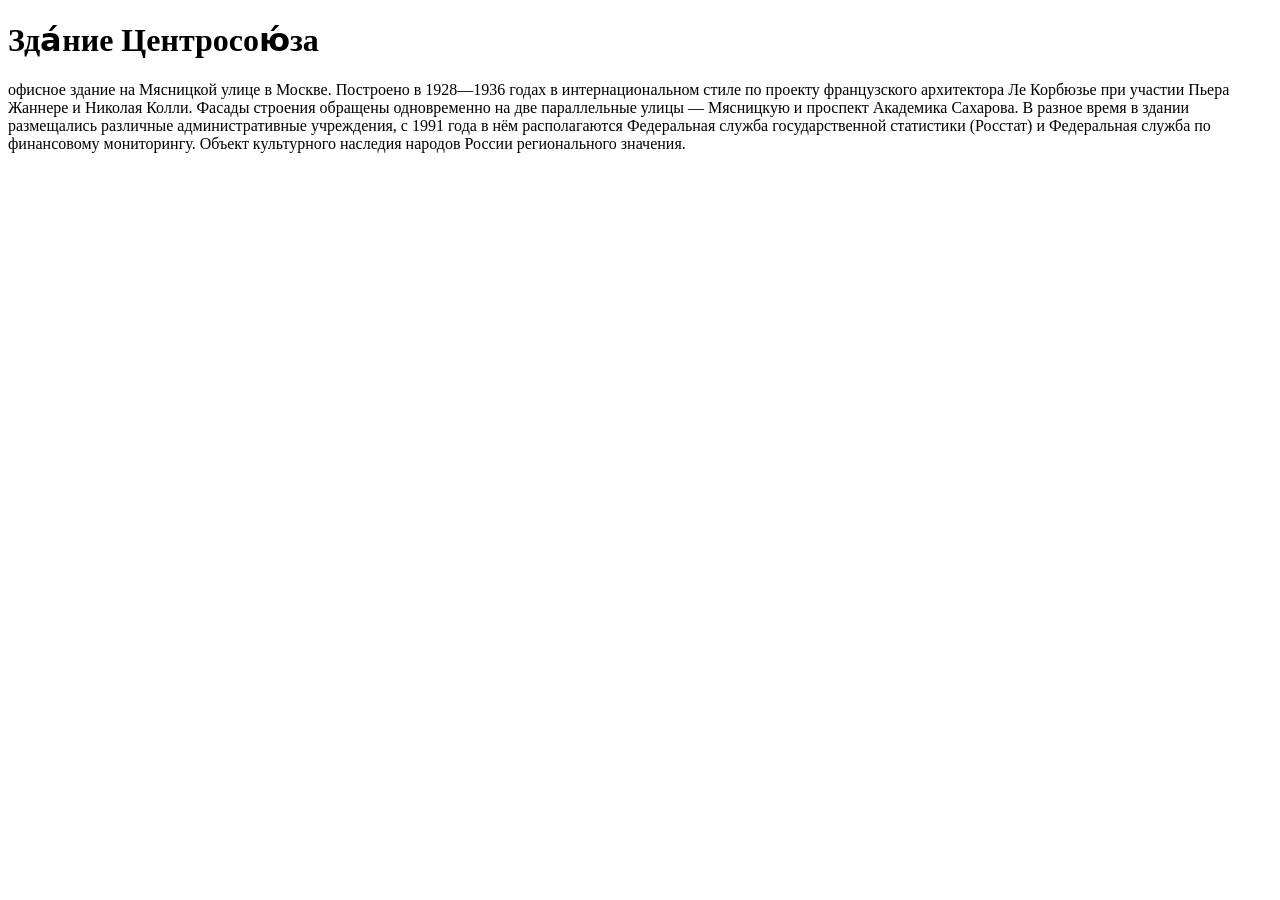
<file: centrosouz.html>
<!DOCTYPE html>
<html lang="en">

<head>
  <meta charset="UTF-8">
  <title>Здание Центросоюза</title>
</head>

<body>
  <h1 id="heading_1">Зда́ние Центросою́за</h1>

  <p> офисное здание на Мясницкой улице в Москве. Построено в 1928—1936 годах в интернациональном стиле по проекту французского архитектора Ле Корбюзье при участии Пьера Жаннере и Николая Колли. Фасады строения обращены одновременно на две
    параллельные улицы — Мясницкую и проспект Академика Сахарова. В разное время в здании размещались различные административные учреждения, с 1991 года в нём располагаются Федеральная служба государственной статистики (Росстат) и Федеральная служба
    по финансовому мониторингу. Объект культурного наследия народов России регионального значения.</p>


</body>

</html>
</file>
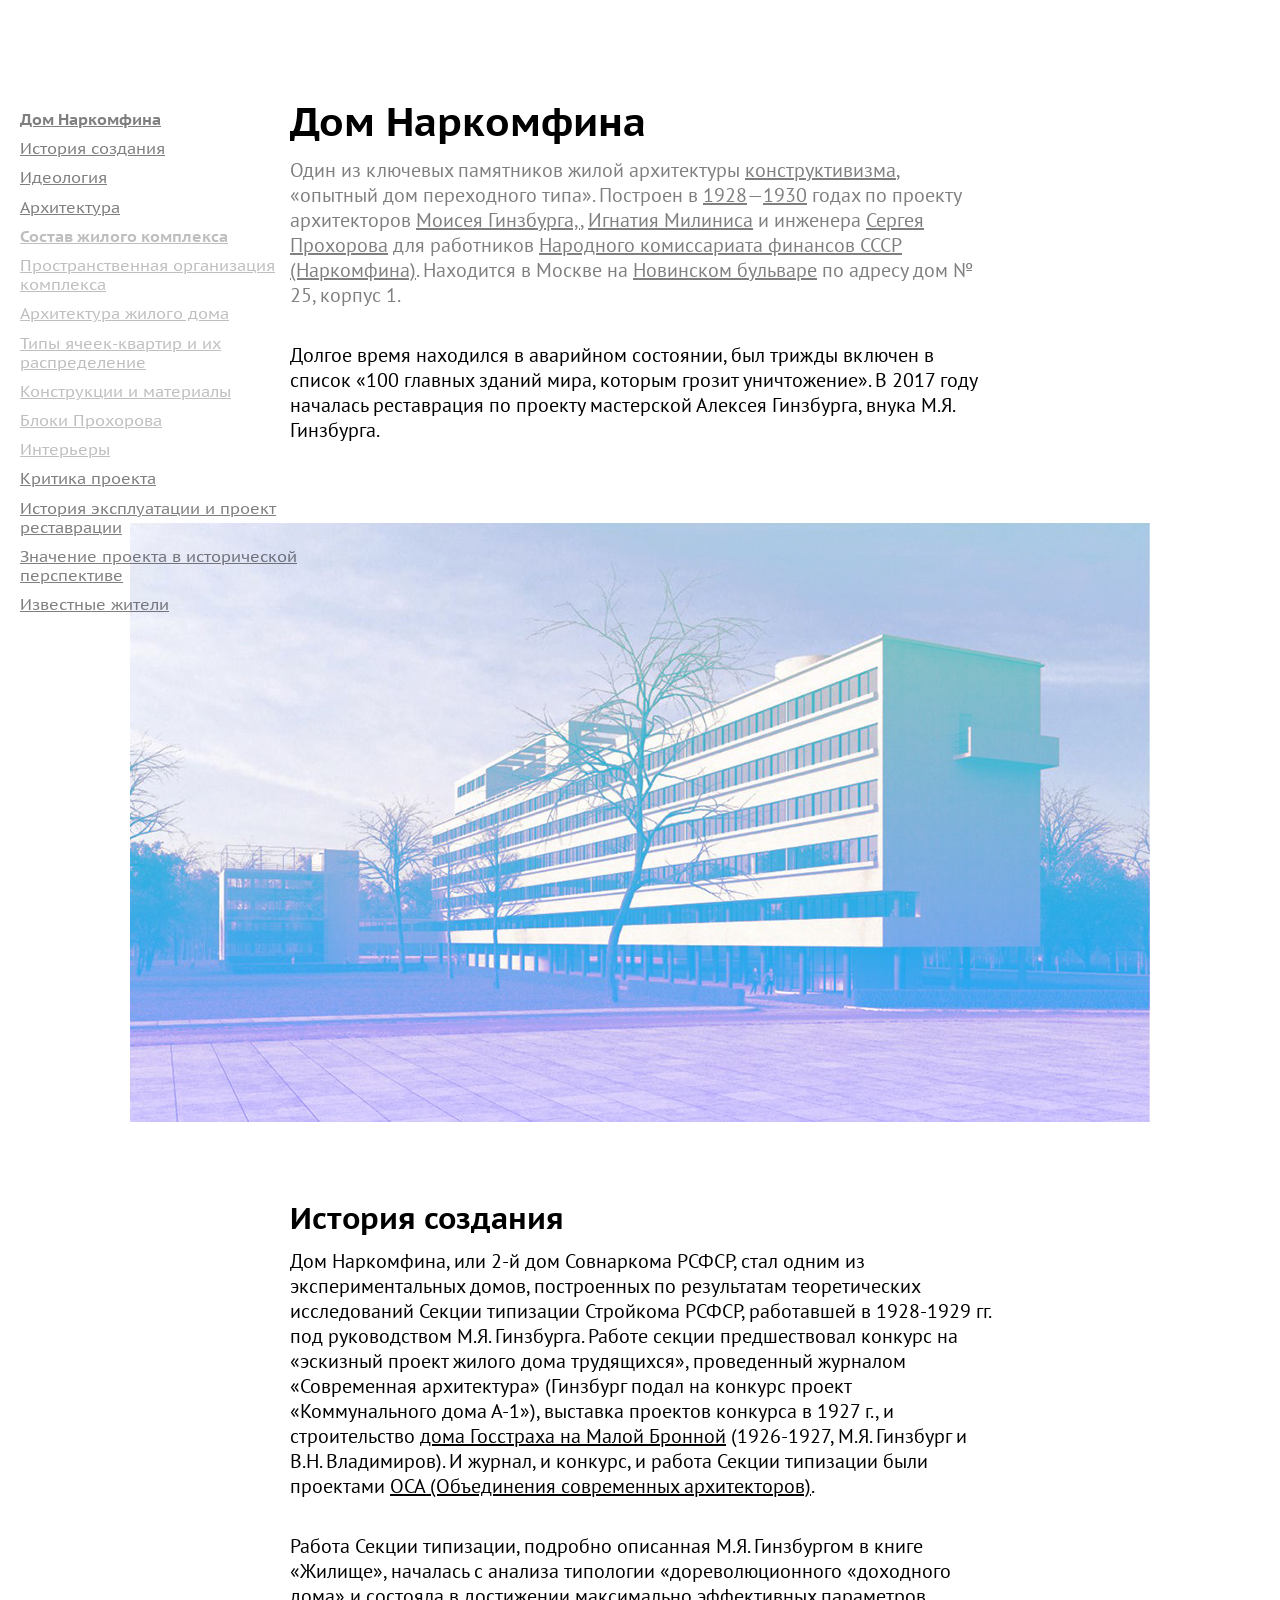
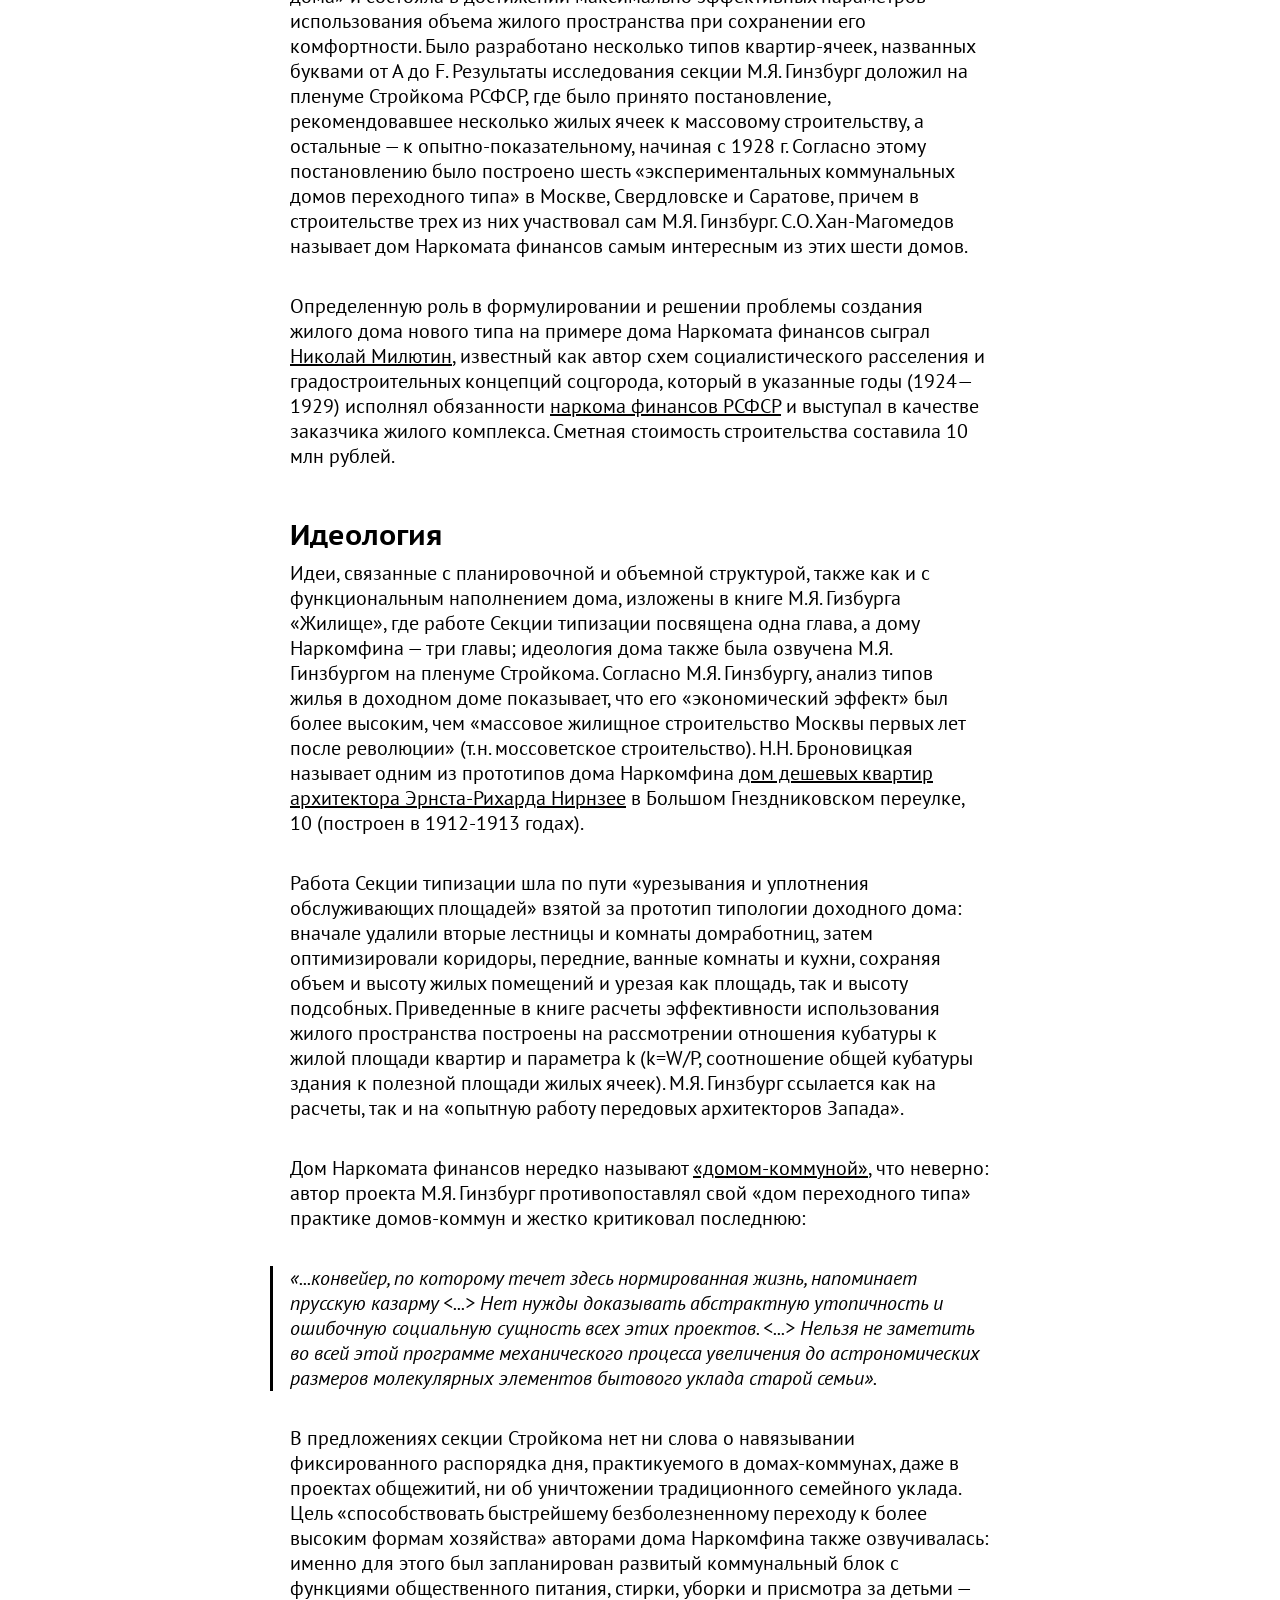
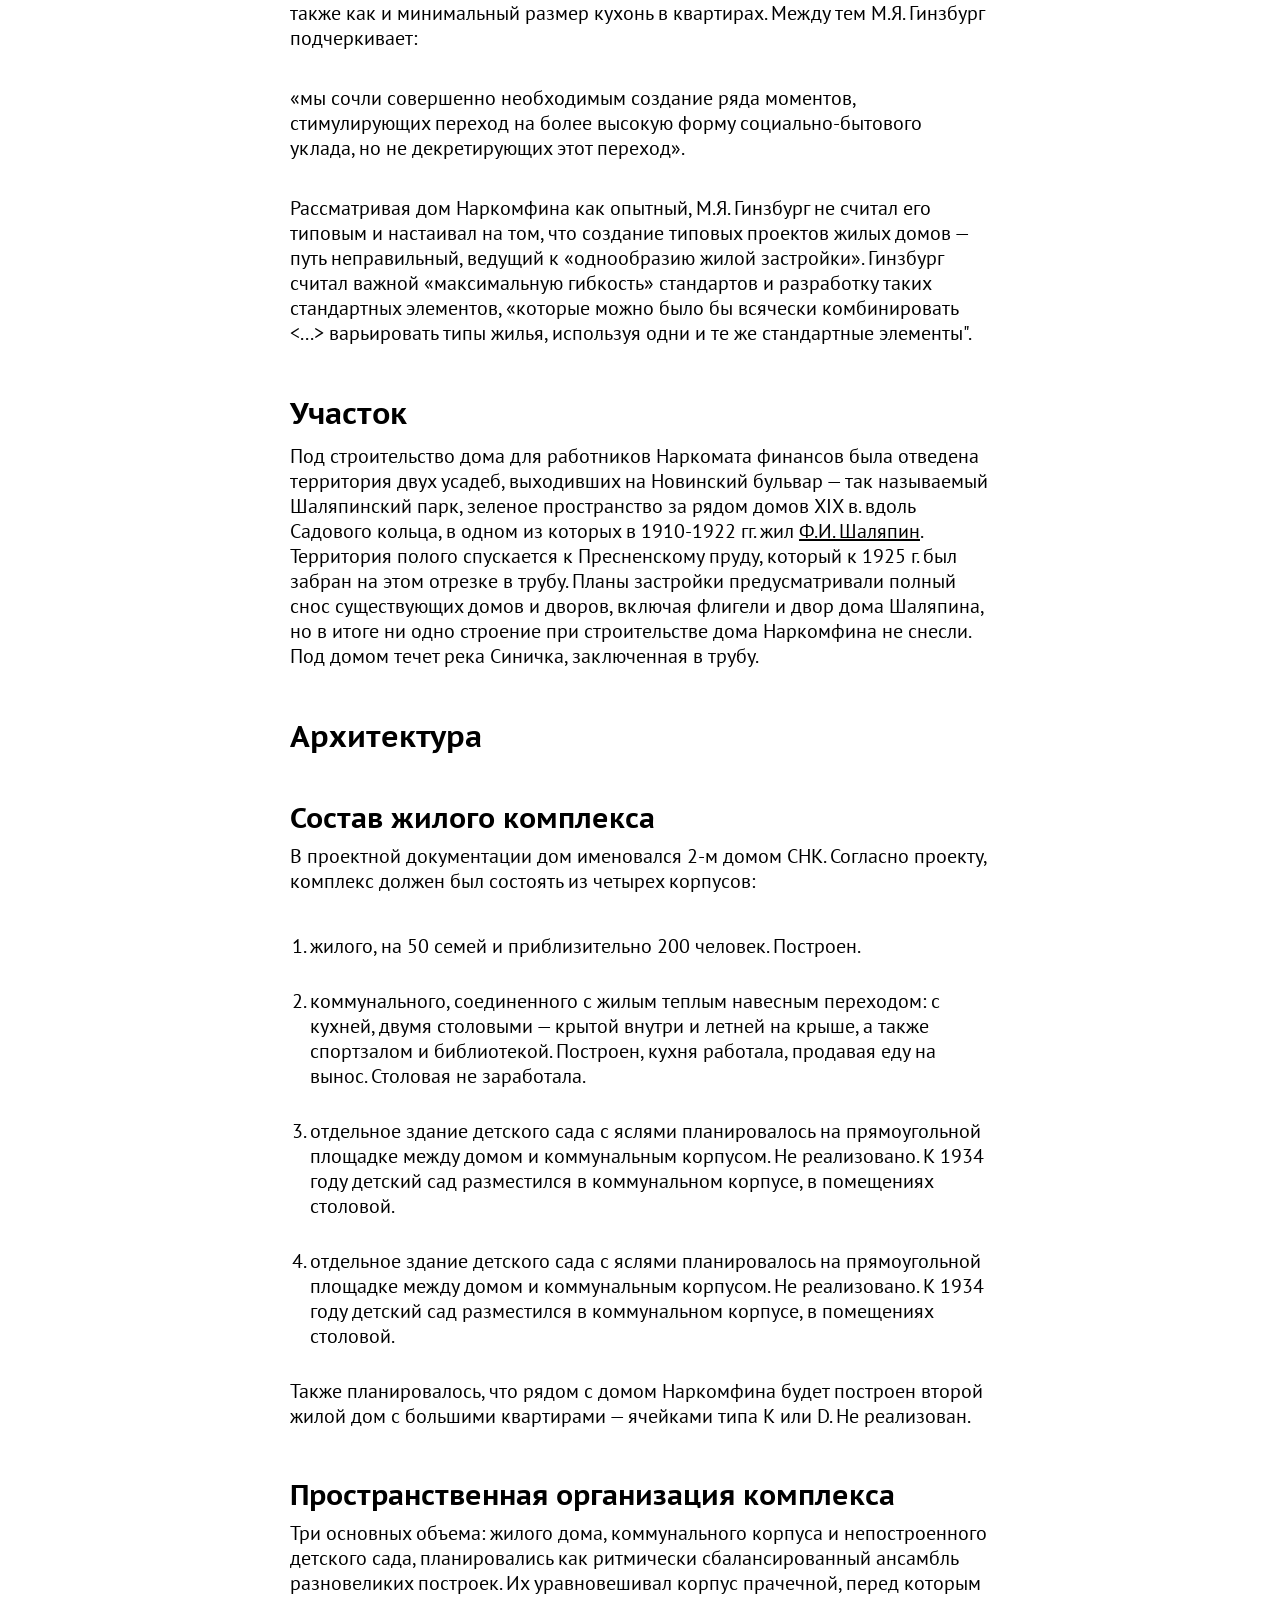
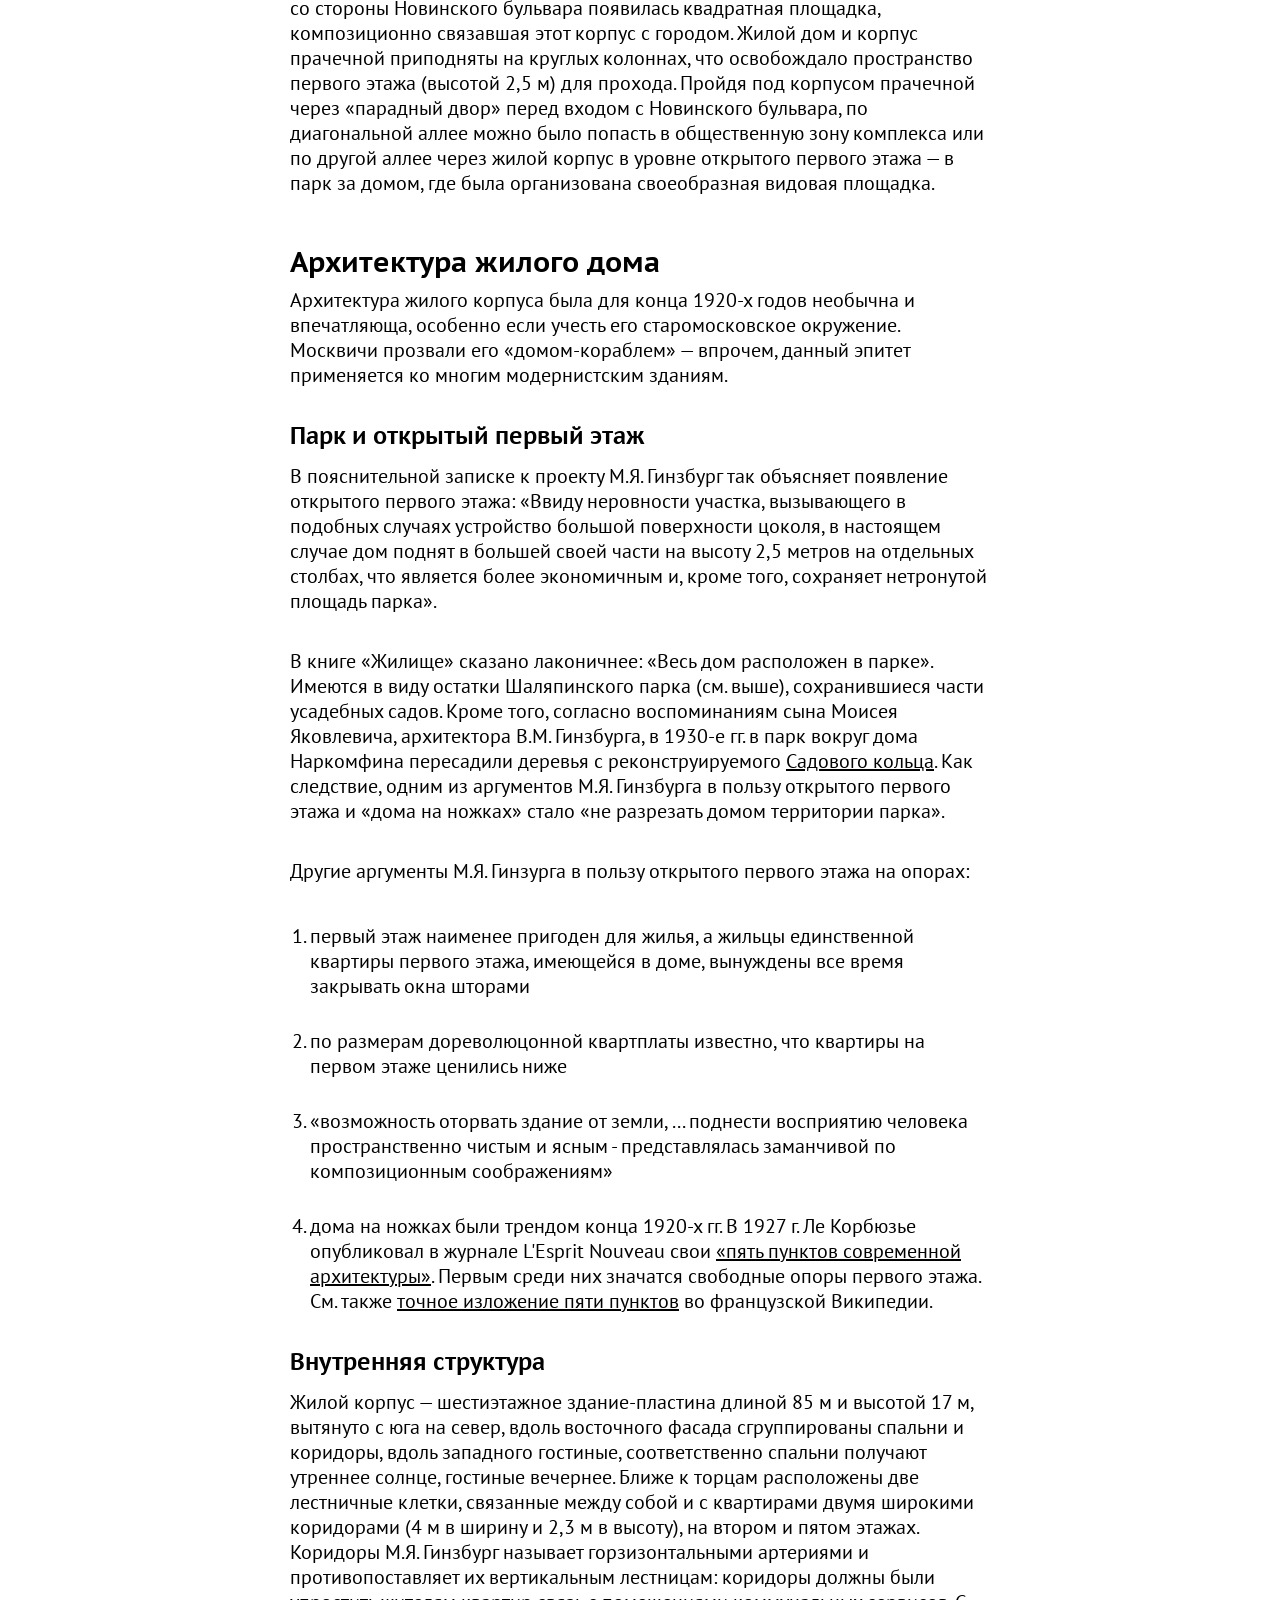
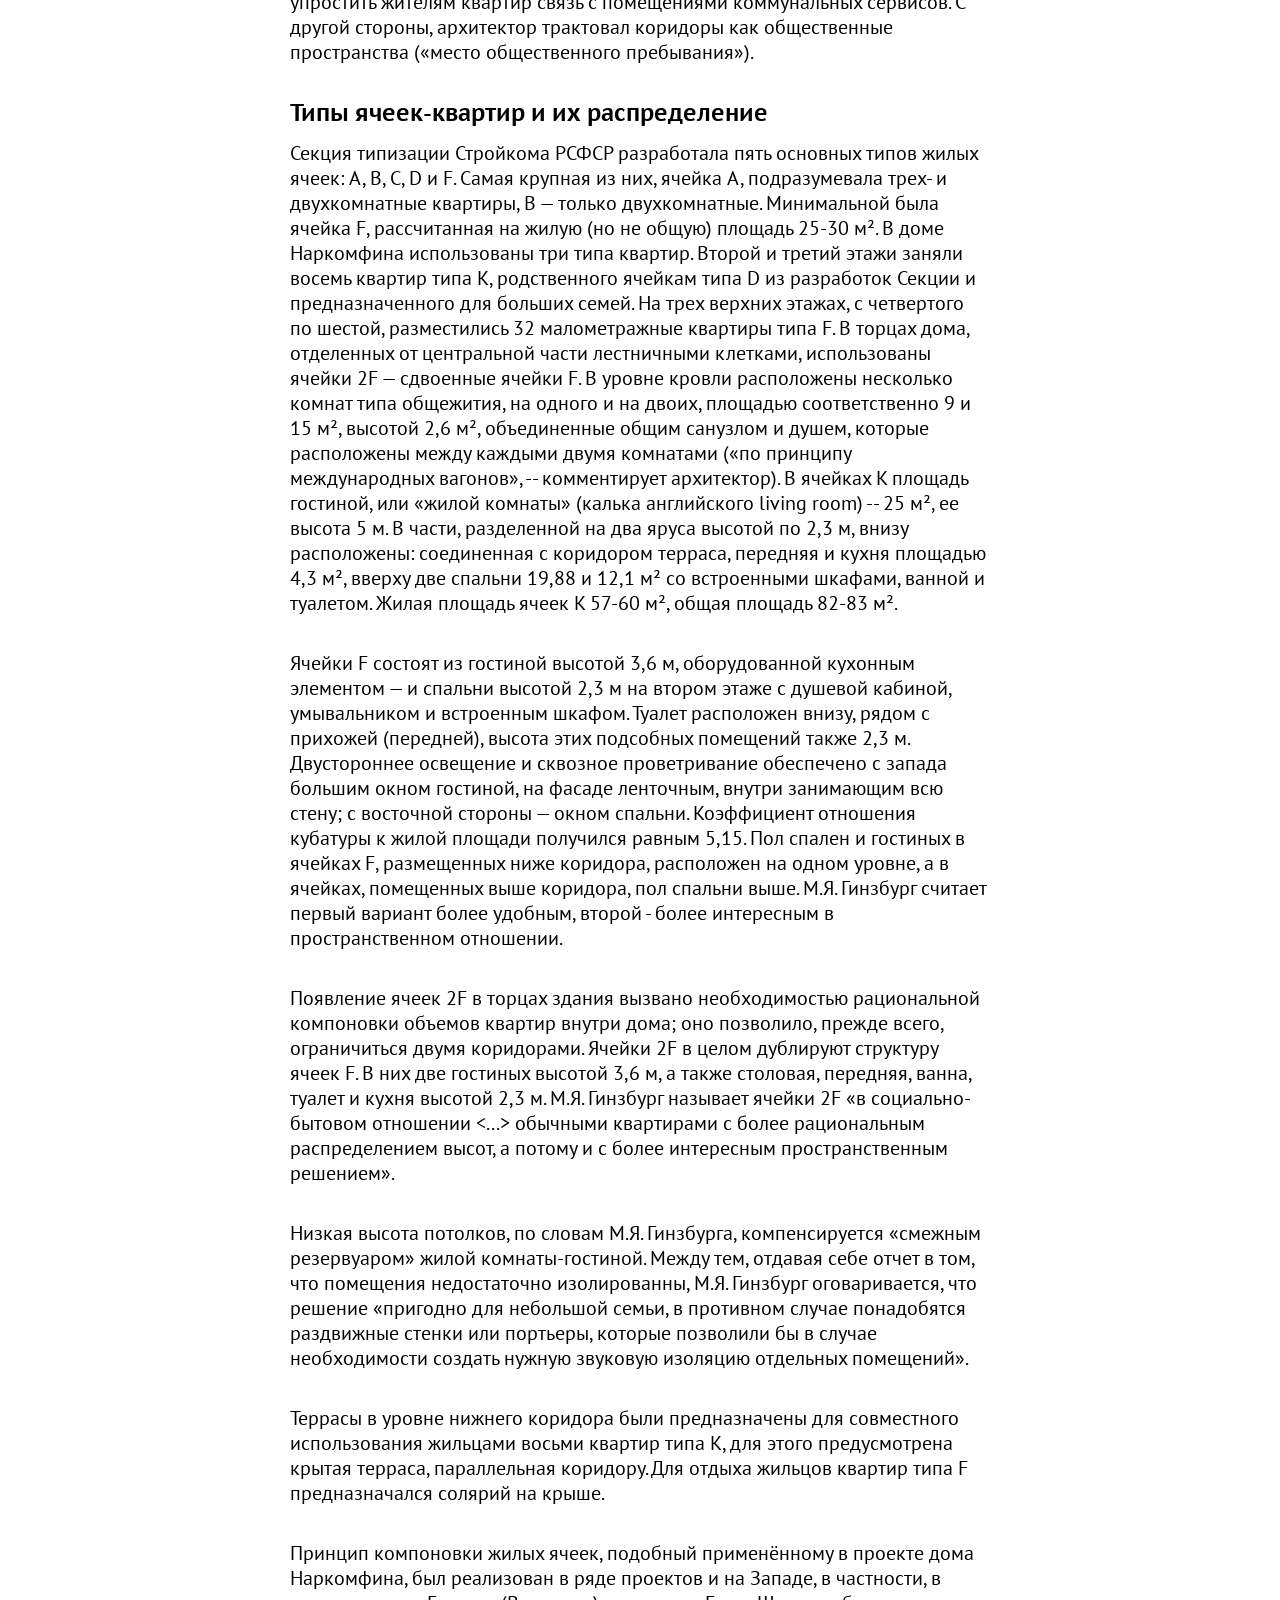
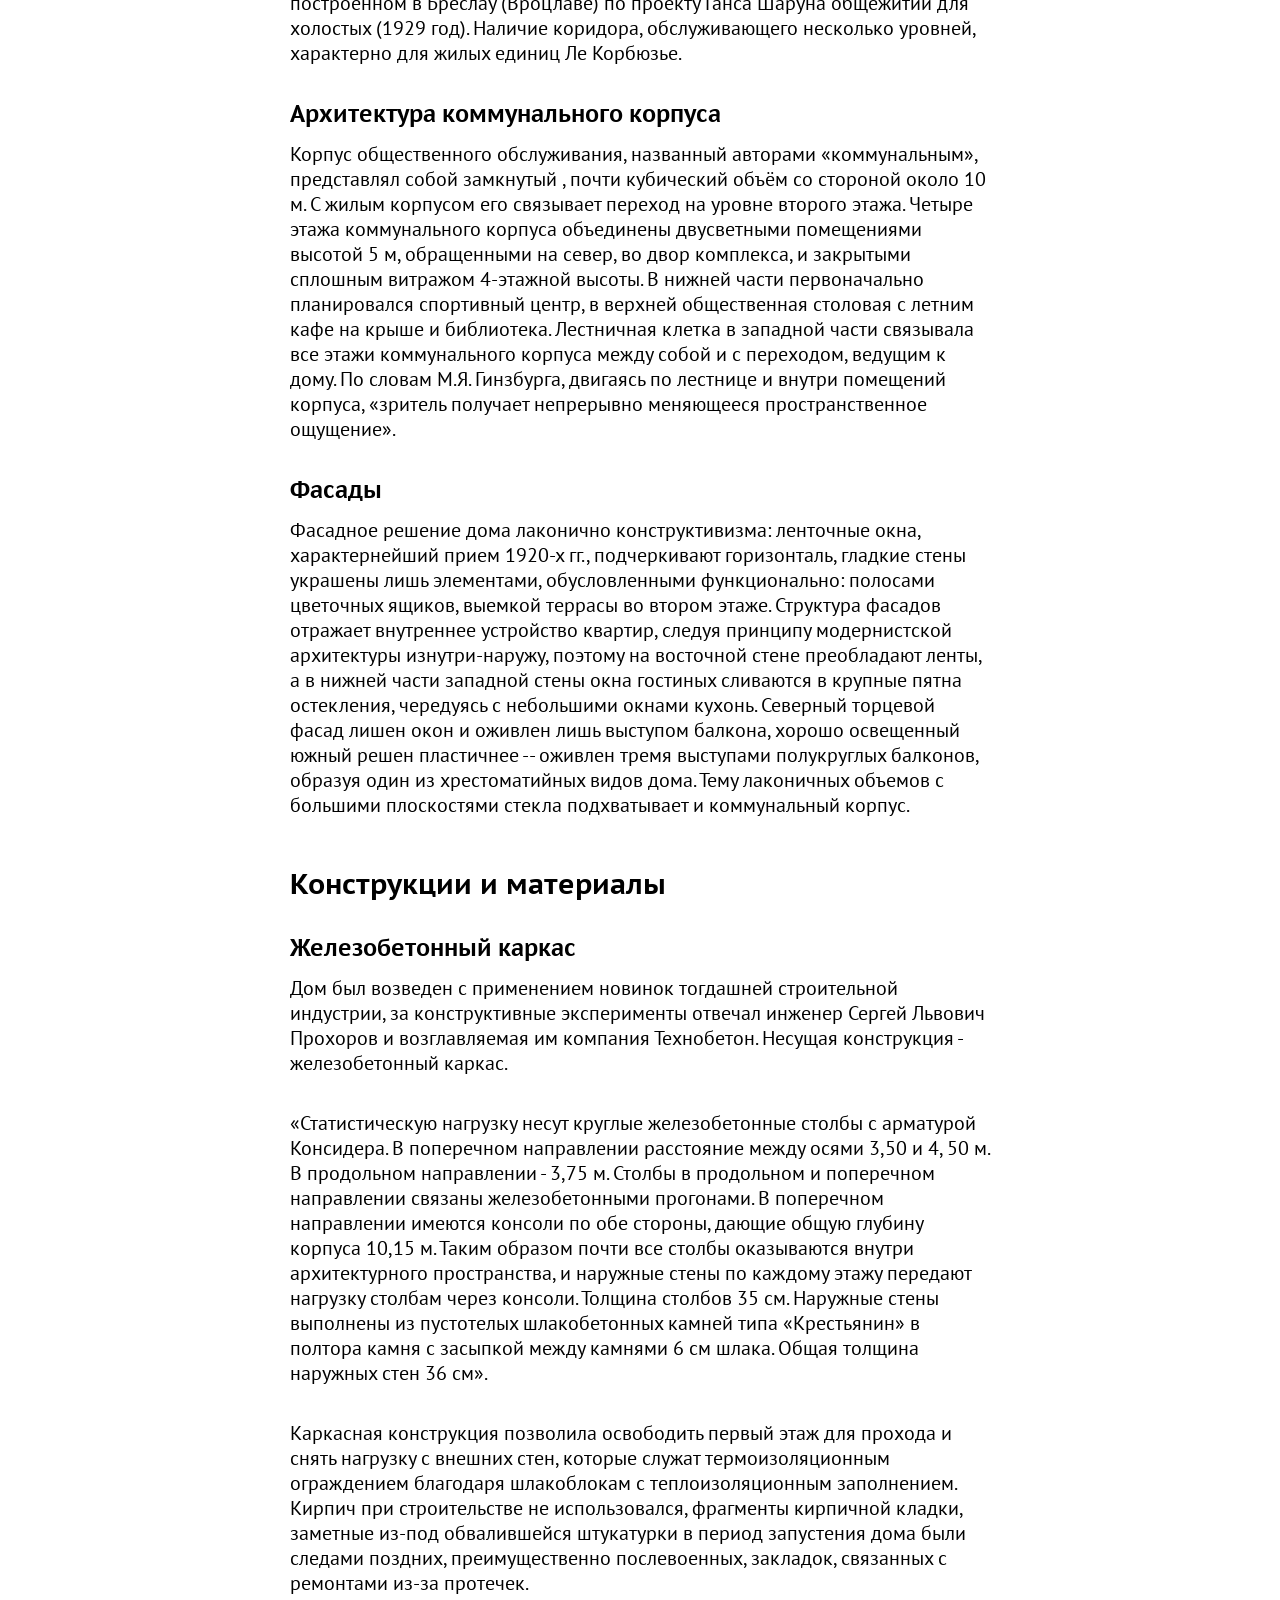
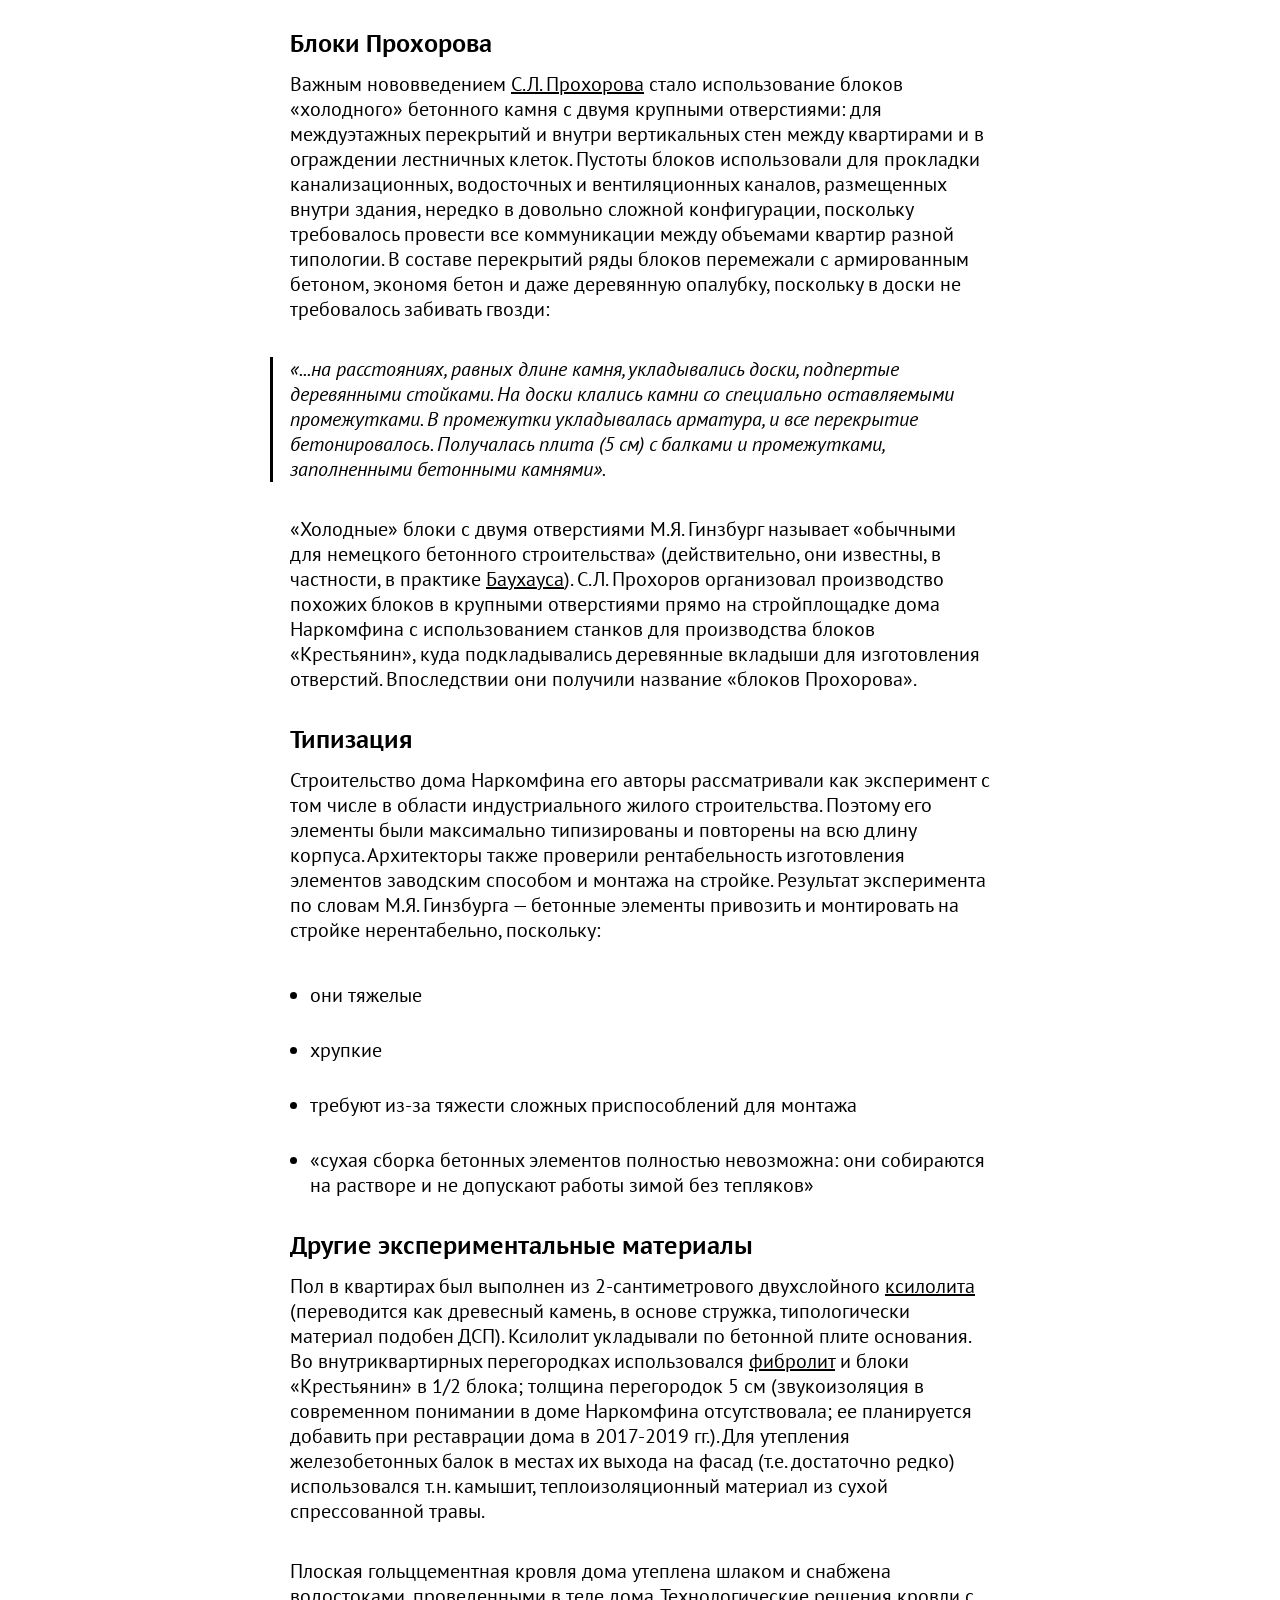
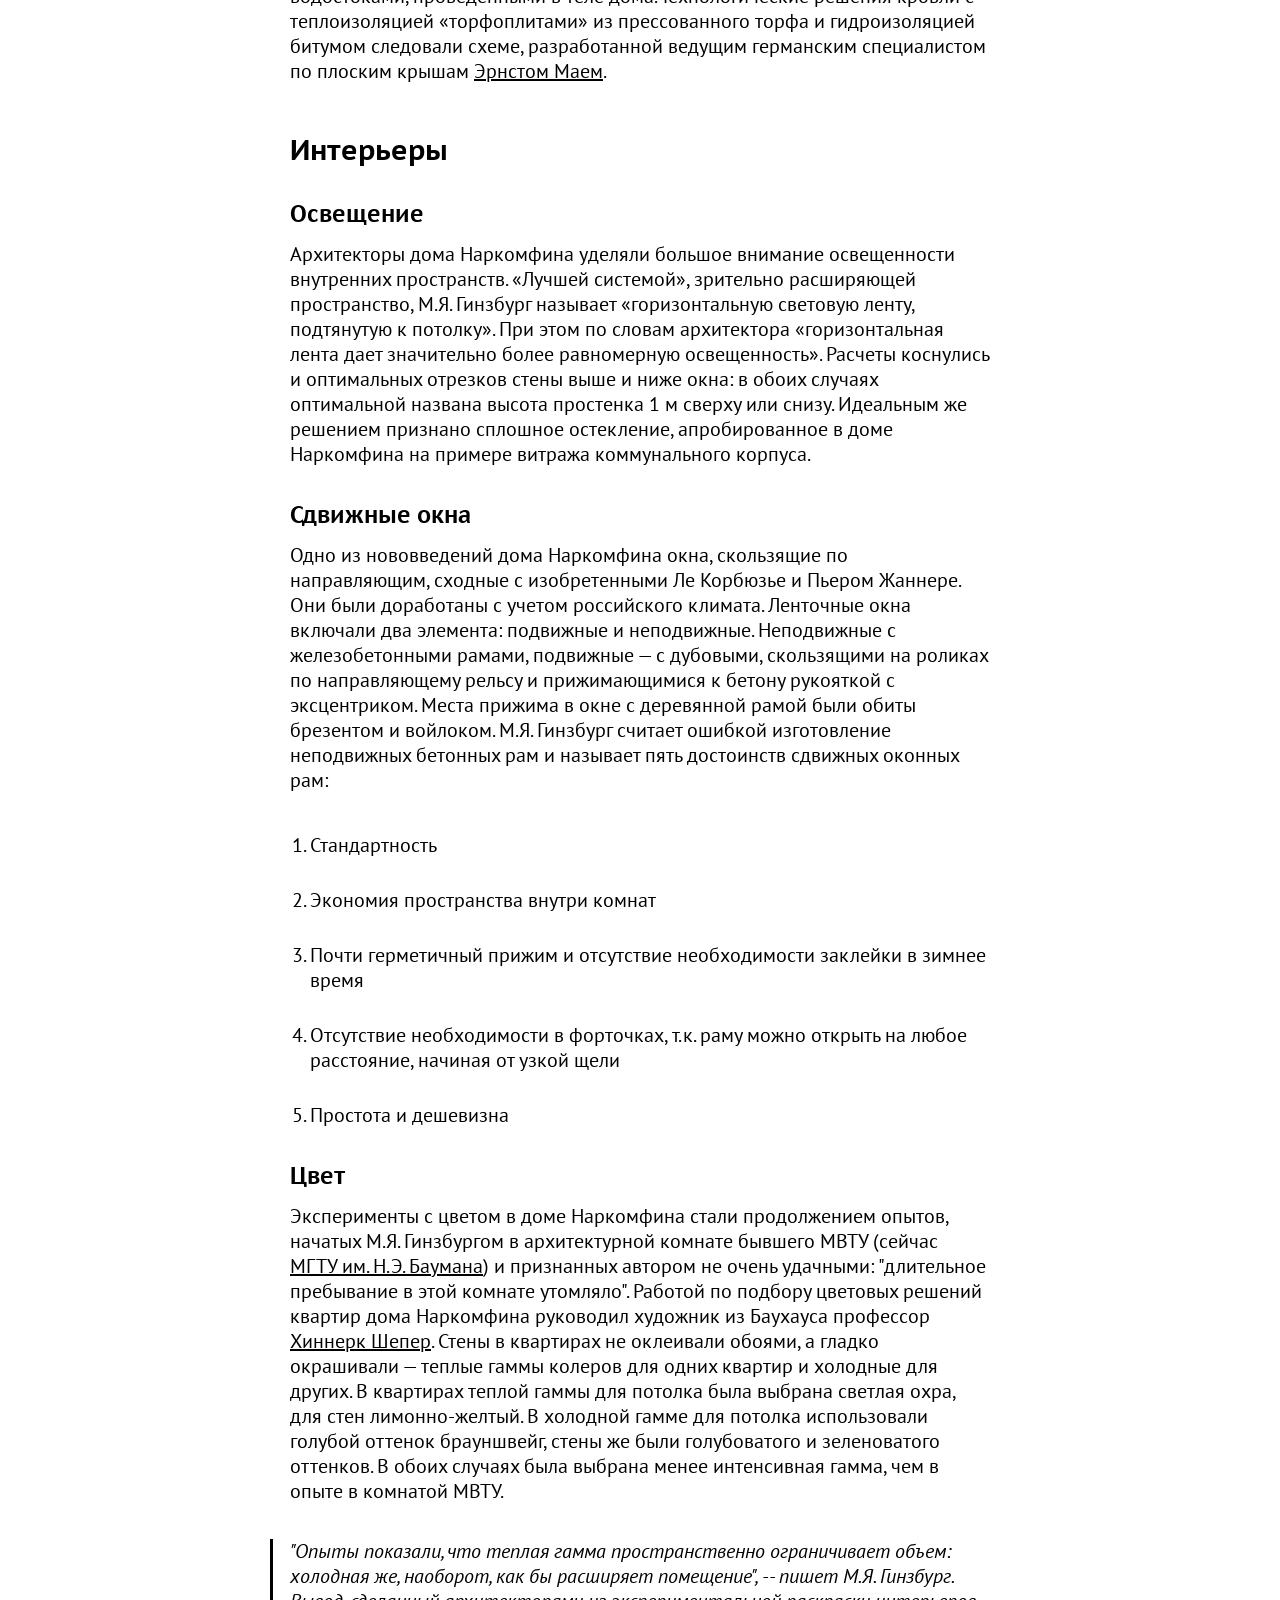
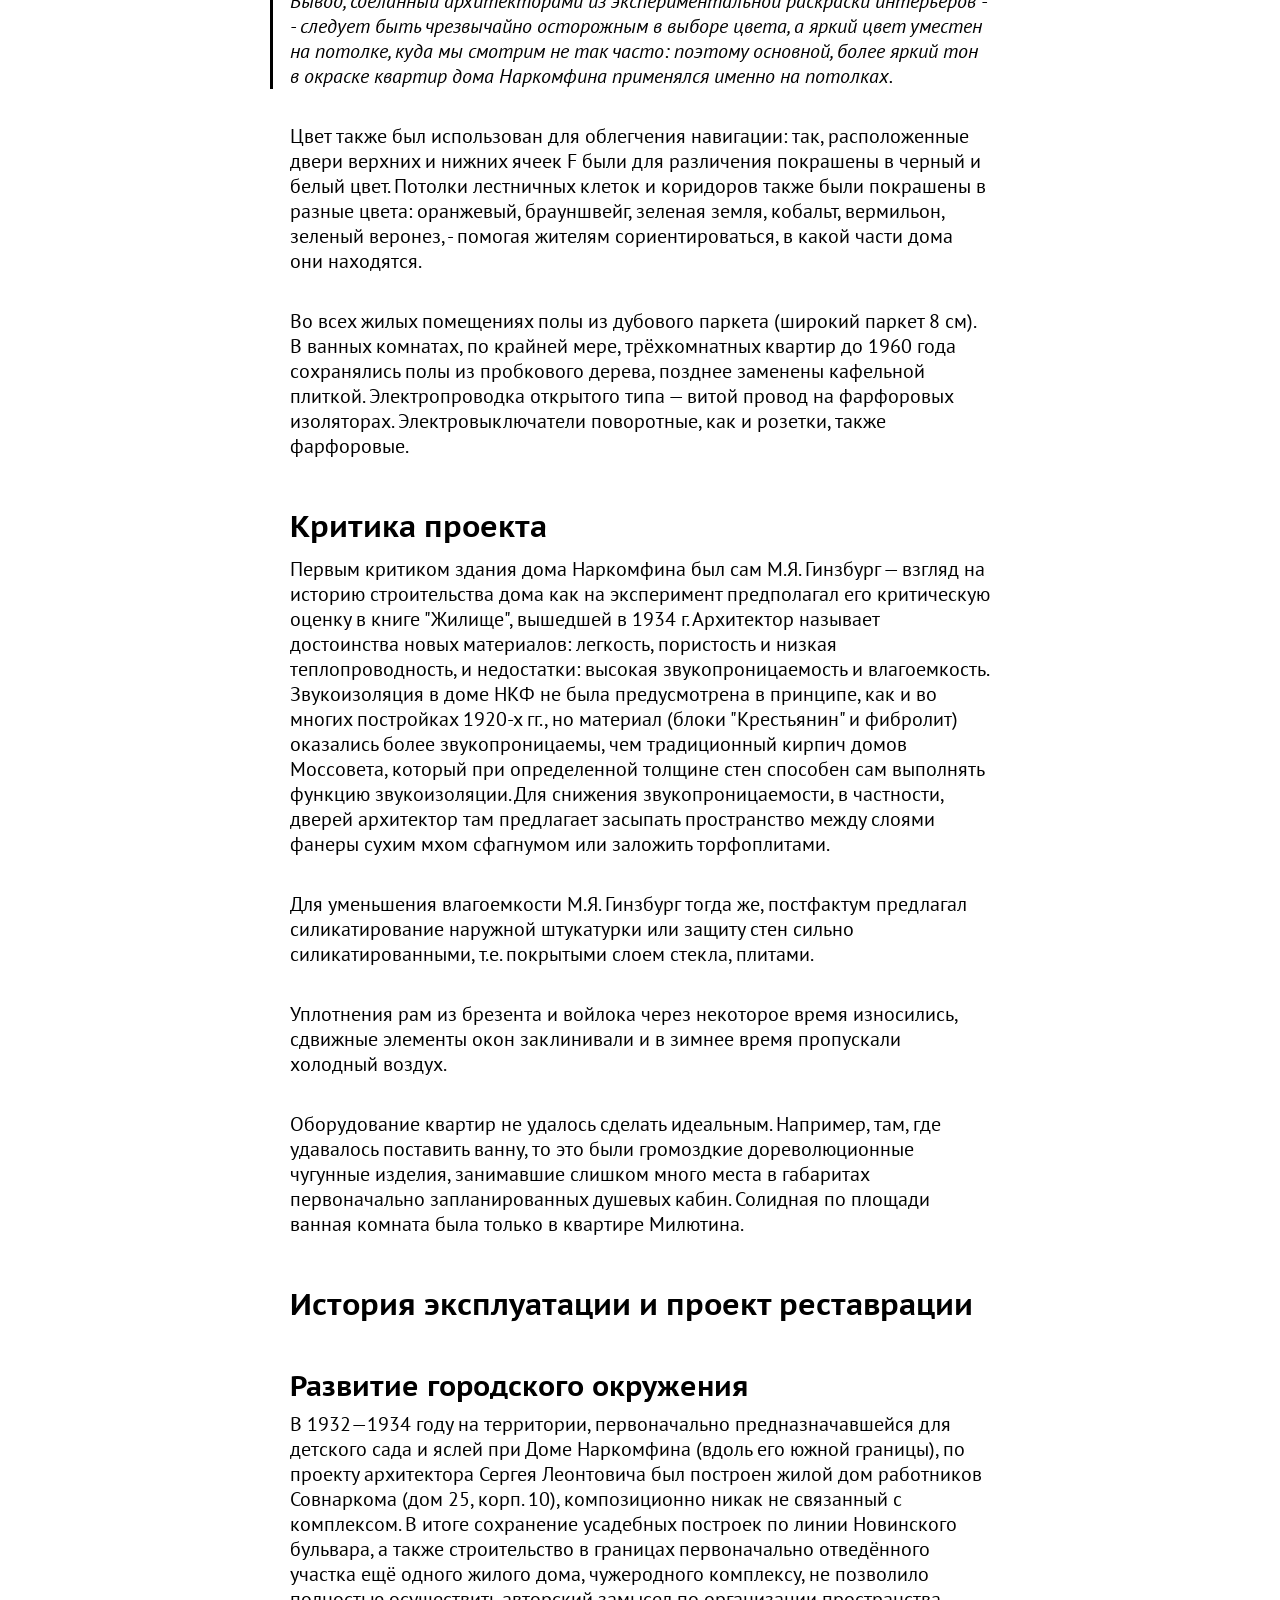
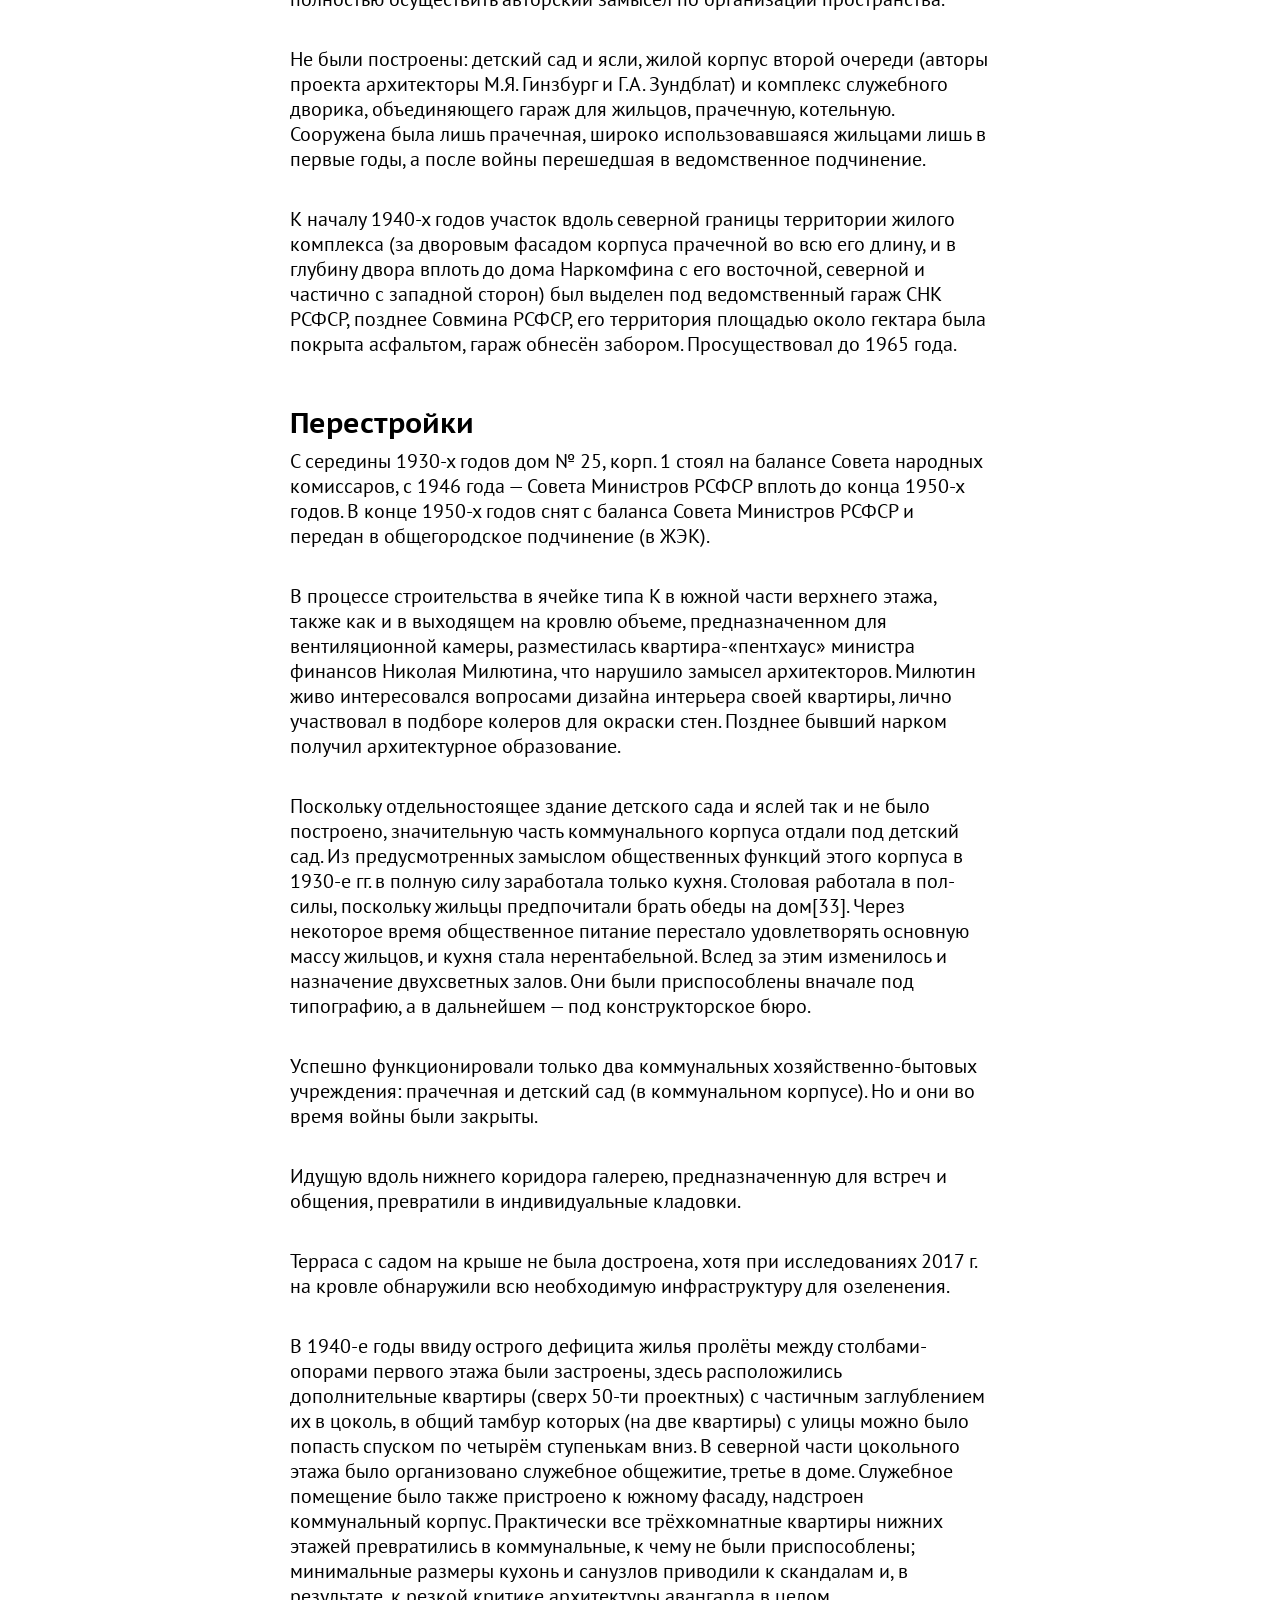
<file: narkomfin.html>
<!DOCTYPE html>
<html lang="en" dir="ltr">

<head>
  <meta charset="utf-8">
  <title>Дом Наркомфина</title>
  <link rel="stylesheet" href="stylesheets/style.css">
  <script src="javascripts/jquery.js" charset="utf-8"></script>
  <script src="javascripts/scroll.js" charset="utf-8"></script>
</head>

<body>
  <nav class="sidebar">
    <ul>
      <li>
        <a href="#heading_1">Дом Наркомфина</a>
      </li>
      <li>
        <a href="#heading_2">История создания</a>
      </li>
      <li>
        <a href="#heading_3">Идеология</a>
      </li>
      <li>
        <a href="#heading_4">Архитектура</a>
        <ul>
          <li>
            <a href="#subheading_1">Состав жилого комплекса</a>
          </li>
          <li>
            <a href="#subheading_2">Пространственная организация комплекса
            </a>
          </li>
          <li>
            <a href="#subheading_3">Архитектура жилого дома</a>
          </li>
          <li>
            <a href="#subheading_4">Типы ячеек-квартир и их распределение</a>
          </li>
          <li>
            <a href="#subheading_5">Конструкции и материалы</a>
          </li>
          <li>
            <a href="#subheading_6">Блоки Прохорова
            </a>
          </li>
          <li>
            <a href="#subheading_7">Интерьеры</a>
          </li>
        </ul>
      </li>
      <li>
        <a href="#heading_5">Критика проекта
        </a>
      </li>
      <li>
        <a href="#heading_6">История эксплуатации и проект реставрации</a>
      </li>
      <li>
        <a href="#heading_7">Значение проекта в исторической перспективе</a>
      </li>
      <li>
        <a href="#heading_8">Известные жители</a>
      </li>
    </ul>
  </nav>


  <h1 id="heading_1">Дом Наркомфина</h1>

  <p>Один из ключевых памятников жилой архитектуры <a target="_blank"
      href="https://ru.wikipedia.org/wiki/%D0%9A%D0%BE%D0%BD%D1%81%D1%82%D1%80%D1%83%D0%BA%D1%82%D0%B8%D0%B2%D0%B8%D0%B7%D0%BC_(%D0%B8%D1%81%D0%BA%D1%83%D1%81%D1%81%D1%82%D0%B2%D0%BE)">конструктивизма</a>,
    «опытный дом переходного типа». Построен в <a target="_blank" href="https://ru.wikipedia.org/wiki/1928_%D0%B3%D0%BE%D0%B4">1928</a>—<a target="_blank" href="https://ru.wikipedia.org/wiki/1930_%D0%B3%D0%BE%D0%B4">1930</a> годах по проекту
    архитекторов <a target="_blank" href="https://ru.wikipedia.org/wiki/%D0%93%D0%B8%D0%BD%D0%B7%D0%B1%D1%83%D1%80%D0%B3,_%D0%9C%D0%BE%D0%B8%D1%81%D0%B5%D0%B9_%D0%AF%D0%BA%D0%BE%D0%B2%D0%BB%D0%B5%D0%B2%D0%B8%D1%87">Моисея Гинзбурга,</a>,
    <a target="_blank" href="https://ru.wikipedia.org/wiki/%D0%9C%D0%B8%D0%BB%D0%B8%D0%BD%D0%B8%D1%81,_%D0%98%D0%B3%D0%BD%D0%B0%D1%82%D0%B8%D0%B9_%D0%A4%D1%80%D0%B0%D0%BD%D1%86%D0%B5%D0%B2%D0%B8%D1%87">Игнатия Милиниса</a> и инженера <a
      target="_blank" href="https://ru.wikipedia.org/wiki/%D0%9F%D1%80%D0%BE%D1%85%D0%BE%D1%80%D0%BE%D0%B2,_%D0%A1%D0%B5%D1%80%D0%B3%D0%B5%D0%B9_%D0%9B%D1%8C%D0%B2%D0%BE%D0%B2%D0%B8%D1%87">Сергея Прохорова</a> для работников <a target="
      " href="https://ru.wikipedia.org/wiki/%D0%9D%D0%B0%D1%80%D0%BE%D0%B4%D0%BD%D1%8B%D0%B9_%D0%BA%D0%BE%D0%BC%D0%B8%D1%81%D1%81%D0%B0%D1%80%D0%B8%D0%B0%D1%82_%D1%84%D0%B8%D0%BD%D0%B0%D0%BD%D1%81%D0%BE%D0%B2_%D0%A1%D0%A1%D0%A1%D0%A0">Народного
      комиссариата
      финансов СССР (Наркомфина)</a>.
    Находится в Москве на <a target="_blank" href="https://ru.wikipedia.org/wiki/%D0%9D%D0%BE%D0%B2%D0%B8%D0%BD%D1%81%D0%BA%D0%B8%D0%B9_%D0%B1%D1%83%D0%BB%D1%8C%D0%B2%D0%B0%D1%80">Новинском бульваре</a> по адресу дом № 25, корпус 1.</p>

  <p>Долгое время находился в аварийном состоянии,
    был трижды включен в список «100 главных зданий мира, которым грозит уничтожение».
    В 2017 году началась реставрация по проекту мастерской Алексея Гинзбурга, внука М.Я. Гинзбурга.</p>

  <img src="images/narkomfin.jpg" alt="Дом Наркомфина">


  <h2 id="heading_2">История создания</h2>

  <p>Дом Наркомфина, или 2-й дом Совнаркома РСФСР, стал одним из экспериментальных домов,
    построенных по результатам теоретических исследований Секции типизации Стройкома РСФСР,
    работавшей в 1928-1929 гг. под руководством М.Я. Гинзбурга.
    Работе секции предшествовал конкурс на «эскизный проект жилого дома трудящихся»,
    проведенный журналом «Современная архитектура» (Гинзбург подал на конкурс проект «Коммунального дома А-1»),
    выставка проектов конкурса в 1927 г., и строительство <a target="_blank"
      href="https://ru.wikipedia.org/wiki/%D0%96%D0%B8%D0%BB%D0%BE%D0%B9_%D0%B4%D0%BE%D0%BC_%D0%93%D0%BE%D1%81%D1%81%D1%82%D1%80%D0%B0%D1%85%D0%B0_%D0%BD%D0%B0_%D0%9C%D0%B0%D0%BB%D0%BE%D0%B9_%D0%91%D1%80%D0%BE%D0%BD%D0%BD%D0%BE%D0%B9">дома Госстраха
      на Малой Бронной</a> (1926-1927, М.Я. Гинзбург и В.Н. Владимиров).
    И журнал, и конкурс, и работа Секции типизации были проектами <a target="_blank"
      href="https://ru.wikipedia.org/wiki/%D0%9E%D0%B1%D1%8A%D0%B5%D0%B4%D0%B8%D0%BD%D0%B5%D0%BD%D0%B8%D0%B5_%D1%81%D0%BE%D0%B2%D1%80%D0%B5%D0%BC%D0%B5%D0%BD%D0%BD%D1%8B%D1%85_%D0%B0%D1%80%D1%85%D0%B8%D1%82%D0%B5%D0%BA%D1%82%D0%BE%D1%80%D0%BE%D0%B2">ОСА
      (Объединения современных архитекторов)</a>.</p>

  <p>Работа Секции типизации, подробно описанная М.Я. Гинзбургом в книге «Жилище»,
    началась с анализа типологии «дореволюционного «доходного дома» и состояла в достижении
    максимально эффективных параметров использования объема жилого пространства при сохранении его комфортности.
    Было разработано несколько типов квартир-ячеек, названных буквами от A до F.
    Результаты исследования секции М.Я. Гинзбург доложил на пленуме Стройкома РСФСР,
    где было принято постановление, рекомендовавшее несколько жилых ячеек к массовому строительству,
    а остальные — к опытно-показательному, начиная с 1928 г.
    Согласно этому постановлению было построено шесть «экспериментальных коммунальных домов переходного типа»
    в Москве, Свердловске и Саратове, причем в строительстве трех из них участвовал сам М.Я. Гинзбург.
    С.О. Хан-Магомедов называет дом Наркомата финансов самым интересным из этих шести домов.</p>

  <p>Определенную роль в формулировании и решении проблемы создания жилого дома нового типа
    на примере дома Наркомата финансов сыграл <a target="_blank"
      href="https://ru.wikipedia.org/wiki/%D0%9C%D0%B8%D0%BB%D1%8E%D1%82%D0%B8%D0%BD,_%D0%9D%D0%B8%D0%BA%D0%BE%D0%BB%D0%B0%D0%B9_%D0%90%D0%BB%D0%B5%D0%BA%D1%81%D0%B0%D0%BD%D0%B4%D1%80%D0%BE%D0%B2%D0%B8%D1%87">Николай Милютин</a>,
    известный как автор схем социалистического расселения и градостроительных концепций соцгорода,
    который в указанные годы (1924—1929) исполнял обязанности <a target="_blank"
      href="https://ru.wikipedia.org/wiki/%D0%9D%D0%B0%D1%80%D0%BE%D0%B4%D0%BD%D1%8B%D0%B9_%D0%BA%D0%BE%D0%BC%D0%B8%D1%81%D1%81%D0%B0%D1%80%D0%B8%D0%B0%D1%82_%D1%84%D0%B8%D0%BD%D0%B0%D0%BD%D1%81%D0%BE%D0%B2_%D0%A0%D0%A1%D0%A4%D0%A1%D0%A0">наркома
      финансов РСФСР</a>
    и выступал в качестве заказчика жилого комплекса. Сметная стоимость строительства составила 10 млн рублей.</p>

  <h3 id="heading_3">Идеология</h3>

  <p>Идеи, связанные с планировочной и объемной структурой, также как и с функциональным наполнением дома,
    изложены в книге М.Я. Гизбурга «Жилище», где работе Секции типизации посвящена одна глава,
    а дому Наркомфина — три главы; идеология дома также была озвучена М.Я. Гинзбургом на пленуме Стройкома.
    Согласно М.Я. Гинзбургу, анализ типов жилья в доходном доме показывает,
    что его «экономический эффект» был более высоким, чем «массовое жилищное строительство Москвы
    первых лет после революции» (т.н. моссоветское строительство). Н.Н. Броновицкая называет
    одним из прототипов дома Наркомфина <a target="_blank" href="https://ru.wikipedia.org/wiki/%D0%94%D0%BE%D0%BC_%D0%9D%D0%B8%D1%80%D0%BD%D0%B7%D0%B5%D0%B5">дом дешевых квартир архитектора Эрнста-Рихарда Нирнзее</a> в Большом Гнездниковском
    переулке,
    10 (построен в 1912-1913 годах).</p>

  <p>Работа Секции типизации шла по пути «урезывания и уплотнения обслуживающих площадей»
    взятой за прототип типологии доходного дома: вначале удалили вторые лестницы и комнаты домработниц,
    затем оптимизировали коридоры, передние, ванные комнаты и кухни,
    сохраняя объем и высоту жилых помещений и урезая как площадь,
    так и высоту подсобных. Приведенные в книге расчеты эффективности использования жилого пространства
    построены на рассмотрении отношения кубатуры к жилой площади квартир и параметра k
    (k=W/P, соотношение общей кубатуры здания к полезной площади жилых ячеек). М.Я. Гинзбург
    ссылается как на расчеты, так и на «опытную работу передовых архитекторов Запада».</p>

  <p>Дом Наркомата финансов нередко называют <a target="_blank" href="https://ru.wikipedia.org/wiki/%D0%94%D0%BE%D0%BC-%D0%BA%D0%BE%D0%BC%D0%BC%D1%83%D0%BD%D0%B0">«домом-коммуной»</a>, что неверно:
    автор проекта М.Я. Гинзбург противопоставлял свой «дом переходного типа» практике домов-коммун
    и жестко критиковал последнюю:</p>

  <blockquote>
    «...конвейер, по которому течет здесь нормированная жизнь, напоминает прусскую казарму <...>
      Нет нужды доказывать абстрактную утопичность и ошибочную социальную сущность всех этих проектов.
      <...> Нельзя не заметить во всей этой программе механического процесса увеличения до астрономических
        размеров молекулярных элементов бытового уклада старой семьи».
  </blockquote>


  <p>В предложениях секции Стройкома нет ни слова о навязывании фиксированного распорядка дня,
    практикуемого в домах-коммунах, даже в проектах общежитий, ни об уничтожении традиционного
    семейного уклада. Цель «способствовать быстрейшему безболезненному переходу к более высоким формам хозяйства»
    авторами дома Наркомфина также озвучивалась: именно для этого был запланирован развитый
    коммунальный блок с функциями общественного питания, стирки, уборки и присмотра за детьми — также
    как и минимальный размер кухонь в квартирах. Между тем М.Я. Гинзбург подчеркивает:</p>

  <p>«мы сочли совершенно необходимым создание ряда моментов, стимулирующих переход на более высокую форму
    социально-бытового уклада, но не декретирующих этот переход».</p>

  <p>Рассматривая дом Наркомфина как опытный, М.Я. Гинзбург не считал его типовым и настаивал на том,
    что создание типовых проектов жилых домов — путь неправильный, ведущий к «однообразию жилой застройки».
    Гинзбург считал важной «максимальную гибкость» стандартов и разработку таких стандартных элементов,
    «которые можно было бы всячески комбинировать <...> варьировать типы жилья,
      используя одни и те же стандартные элементы".</p>

  <h2>Участок</h2>

  <p>Под строительство дома для работников Наркомата финансов была отведена территория двух усадеб,
    выходивших на Новинский бульвар — так называемый Шаляпинский парк,
    зеленое пространство за рядом домов XIX в. вдоль Садового кольца,
    в одном из которых в 1910-1922 гг. жил <a target="_blank" href="https://ru.wikipedia.org/wiki/%D0%A8%D0%B0%D0%BB%D1%8F%D0%BF%D0%B8%D0%BD,_%D0%A4%D1%91%D0%B4%D0%BE%D1%80_%D0%98%D0%B2%D0%B0%D0%BD%D0%BE%D0%B2%D0%B8%D1%87">Ф.И. Шаляпин</a>.
    Территория полого спускается к Пресненскому пруду, который к 1925 г. был забран на этом отрезке
    в трубу. Планы застройки предусматривали полный снос существующих домов и дворов,
    включая флигели и двор дома Шаляпина, но в итоге ни одно строение при строительстве
    дома Наркомфина не снесли. Под домом течет река Синичка, заключенная в трубу.</p>

  <h2 id="heading_4">Архитектура</h2>

  <h3 id="subheading_1">Состав жилого комплекса</h3>

  <p>В проектной документации дом именовался 2-м домом СНК.
    Согласно проекту, комплекс должен был состоять из четырех корпусов:</p>

  <ol>
    <li>жилого, на 50 семей и приблизительно 200 человек. Построен.</li>
    <li>коммунального, соединенного с жилым теплым навесным переходом: с кухней,
      двумя столовыми — крытой внутри и летней на крыше,
      а также спортзалом и библиотекой. Построен, кухня работала, продавая еду на вынос.
      Столовая не заработала.</li>
    <li>отдельное здание детского сада с яслями планировалось на прямоугольной площадке
      между домом и коммунальным корпусом. Не реализовано.
      К 1934 году детский сад разместился в коммунальном корпусе, в помещениях столовой.</li>
    <li>отдельное здание детского сада с яслями планировалось на прямоугольной площадке
      между домом и коммунальным корпусом. Не реализовано.
      К 1934 году детский сад разместился в коммунальном корпусе, в помещениях столовой.</li>
  </ol>

  <p>Также планировалось, что рядом с домом Наркомфина будет построен второй жилой дом
    с большими квартирами — ячейками типа К или D. Не реализован.</p>

  <h3 id="subheading_2">Пространственная организация комплекса</h3>

  <p>Три основных объема: жилого дома, коммунального корпуса и непостроенного детского сада,
    планировались как ритмически сбалансированный ансамбль разновеликих построек.
    Их уравновешивал корпус прачечной, перед которым со стороны Новинского бульвара появилась
    квадратная площадка, композиционно связавшая этот корпус с городом.
    Жилой дом и корпус прачечной приподняты на круглых колоннах, что освобождало пространство первого этажа (высотой 2,5 м) для прохода.
    Пройдя под корпусом прачечной через «парадный двор» перед входом с Новинского бульвара,
    по диагональной аллее можно было попасть в общественную зону комплекса или по другой аллее
    через жилой корпус в уровне открытого первого этажа — в парк за домом,
    где была организована своеобразная видовая площадка.</p>

  <h3 id="subheading_3">Архитектура жилого дома</h3>

  <p>Архитектура жилого корпуса была для конца 1920-х годов необычна и впечатляюща,
    особенно если учесть его старомосковское окружение.
    Москвичи прозвали его «домом-кораблем» — впрочем, данный эпитет применяется ко многим модернистским
    зданиям.</p>

  <h4>Парк и открытый первый этаж</h4>

  <p>В пояснительной записке к проекту М.Я. Гинзбург так объясняет появление открытого первого этажа:
    «Ввиду неровности участка, вызывающего в подобных случаях устройство большой поверхности цоколя,
    в настоящем случае дом поднят в большей своей части на высоту 2,5 метров на отдельных столбах,
    что является более экономичным и, кроме того, сохраняет нетронутой площадь парка».</p>

  <p>В книге «Жилище» сказано лаконичнее: «Весь дом расположен в парке».
    Имеются в виду остатки Шаляпинского парка (см. выше), сохранившиеся части усадебных садов.
    Кроме того, согласно воспоминаниям сына Моисея Яковлевича, архитектора В.М. Гинзбурга,
    в 1930-е гг. в парк вокруг дома Наркомфина пересадили деревья с реконструируемого <a target="_blank" href="https://ru.wikipedia.org/wiki/%D0%A1%D0%B0%D0%B4%D0%BE%D0%B2%D0%BE%D0%B5_%D0%BA%D0%BE%D0%BB%D1%8C%D1%86%D0%BE">Садового кольца</a>.
    Как следствие, одним из аргументов М.Я. Гинзбурга в пользу открытого первого этажа и
    «дома на ножках» стало «не разрезать домом территории парка».</p>

  <p>Другие аргументы М.Я. Гинзурга в пользу открытого первого этажа на опорах:</p>

  <ol>
    <li>первый этаж наименее пригоден для жилья, а жильцы единственной квартиры первого этажа,
      имеющейся в доме, вынуждены все время закрывать окна шторами</li>
    <li>по размерам дореволюцонной квартплаты известно, что квартиры на первом этаже ценились ниже</li>
    <li>«возможность оторвать здание от земли, ... поднести восприятию человека пространственно
      чистым и ясным - представлялась заманчивой по композиционным соображениям»</li>
    <li>дома на ножках были трендом конца 1920-х гг. В 1927 г. Ле Корбюзье опубликовал
      в журнале L'Esprit Nouveau свои <a target="_blank"
        href="https://ru.wikipedia.org/wiki/%D0%9F%D1%8F%D1%82%D1%8C_%D0%BE%D1%82%D0%BF%D1%80%D0%B0%D0%B2%D0%BD%D1%8B%D1%85_%D1%82%D0%BE%D1%87%D0%B5%D0%BA_%D1%81%D0%BE%D0%B2%D1%80%D0%B5%D0%BC%D0%B5%D0%BD%D0%BD%D0%BE%D0%B9_%D0%B0%D1%80%D1%85%D0%B8%D1%82%D0%B5%D0%BA%D1%82%D1%83%D1%80%D1%8B">«пять
        пунктов современной архитектуры»</a>.
      Первым среди них значатся свободные опоры первого этажа.
      См. также <a target="_blank" href="https://fr.wikipedia.org/wiki/Cinq_points_de_l%27architecture_moderne">точное изложение пяти пунктов</a> во французской Википедии.</li>
  </ol>

  <h4>Внутренняя структура</h4>

  <p>Жилой корпус — шестиэтажное здание-пластина длиной 85 м и высотой 17 м, вытянуто с юга на север, вдоль восточного фасада сгруппированы спальни и коридоры, вдоль западного гостиные, соответственно спальни получают утреннее солнце, гостиные
    вечернее. Ближе к торцам расположены две лестничные клетки, связанные между собой и с квартирами двумя широкими коридорами (4 м в ширину и 2,3 м в высоту), на втором и пятом этажах. Коридоры М.Я. Гинзбург называет горзизонтальными артериями и
    противопоставляет их вертикальным лестницам: коридоры должны были упростить жителям квартир связь с помещениями коммунальных сервисов. С другой стороны, архитектор трактовал коридоры как общественные пространства («место общественного
    пребывания»).</p>

  <h4 id="subheading_4">Типы ячеек-квартир и их распределение</h4>

  <p>Секция типизации Стройкома РСФСР разработала пять основных типов жилых ячеек: A, B, C, D и F. Самая крупная из них, ячейка A, подразумевала трех- и двухкомнатные квартиры, B — только двухкомнатные. Минимальной была ячейка F, рассчитанная на
    жилую (но не общую) площадь 25-30 м². В доме Наркомфина использованы три типа квартир. Второй и третий этажи заняли восемь квартир типа K, родственного ячейкам типа D из разработок Секции и предназначенного для больших семей. На трех верхних
    этажах, с четвертого по шестой, разместились 32 малометражные квартиры типа F. В торцах дома, отделенных от центральной части лестничными клетками, использованы ячейки 2F — сдвоенные ячейки F. В уровне кровли расположены несколько комнат типа
    общежития, на одного и на двоих, площадью соответственно 9 и 15 м², высотой 2,6 м², объединенные общим санузлом и душем, которые расположены между каждыми двумя комнатами («по принципу международных вагонов», -- комментирует архитектор). В
    ячейках K площадь гостиной, или «жилой комнаты» (калька английского living room) -- 25 м², ее высота 5 м. В части, разделенной на два яруса высотой по 2,3 м, внизу расположены: соединенная с коридором терраса, передняя и кухня площадью 4,3 м²,
    вверху две спальни 19,88 и 12,1 м² со встроенными шкафами, ванной и туалетом. Жилая площадь ячеек K 57-60 м², общая площадь 82-83 м².</p>

  <p>Ячейки F состоят из гостиной высотой 3,6 м, оборудованной кухонным элементом — и спальни высотой 2,3 м на втором этаже с душевой кабиной, умывальником и встроенным шкафом. Туалет расположен внизу, рядом с прихожей (передней), высота этих
    подсобных помещений также 2,3 м. Двустороннее освещение и сквозное проветривание обеспечено с запада большим окном гостиной, на фасаде ленточным, внутри занимающим всю стену; с восточной стороны — окном спальни. Коэффициент отношения кубатуры к
    жилой площади получился равным 5,15. Пол спален и гостиных в ячейках F, размещенных ниже коридора, расположен на одном уровне, а в ячейках, помещенных выше коридора, пол спальни выше. М.Я. Гинзбург считает первый вариант более удобным, второй -
    более интересным в пространственном отношении.</p>

  <p>Появление ячеек 2F в торцах здания вызвано необходимостью рациональной компоновки объемов квартир внутри дома; оно позволило, прежде всего, ограничиться двумя коридорами. Ячейки 2F в целом дублируют структуру ячеек F. В них две гостиных высотой
    3,6 м, а также столовая, передняя, ванна, туалет и кухня высотой 2,3 м. М.Я. Гинзбург называет ячейки 2F «в социально-бытовом отношении <...> обычными квартирами с более рациональным распределением высот, а потому и с более интересным
      пространственным решением».</p>

  <p>Низкая высота потолков, по словам М.Я. Гинзбурга, компенсируется «смежным резервуаром» жилой комнаты-гостиной. Между тем, отдавая себе отчет в том, что помещения недостаточно изолированны, М.Я. Гинзбург оговаривается, что решение «пригодно для
    небольшой семьи, в противном случае понадобятся раздвижные стенки или портьеры, которые позволили бы в случае необходимости создать нужную звуковую изоляцию отдельных помещений».</p>

  <p>Террасы в уровне нижнего коридора были предназначены для совместного использования жильцами восьми квартир типа K, для этого предусмотрена крытая терраса, параллельная коридору. Для отдыха жильцов квартир типа F предназначался солярий на крыше.
  </p>

  <p>Принцип компоновки жилых ячеек, подобный применённому в проекте дома Наркомфина, был реализован в ряде проектов и на Западе, в частности, в построенном в Бреслау (Вроцлаве) по проекту Ганса Шаруна общежитии для холостых (1929 год). Наличие
    коридора, обслуживающего несколько уровней, характерно для жилых единиц Ле Корбюзье.</p>

  <h4>Архитектура коммунального корпуса</h4>

  <p>Корпус общественного обслуживания, названный авторами «коммунальным», представлял собой замкнутый , почти кубический объём со стороной около 10 м. С жилым корпусом его связывает переход на уровне второго этажа. Четыре этажа коммунального корпуса
    объединены двусветными помещениями высотой 5 м, обращенными на север, во двор комплекса, и закрытыми сплошным витражом 4-этажной высоты. В нижней части первоначально планировался спортивный центр, в верхней общественная столовая с летним кафе на
    крыше и библиотека. Лестничная клетка в западной части связывала все этажи коммунального корпуса между собой и с переходом, ведущим к дому. По словам М.Я. Гинзбурга, двигаясь по лестнице и внутри помещений корпуса, «зритель получает непрерывно
    меняющееся пространственное ощущение».</p>

  <h4>Фасады</h4>

  <p>Фасадное решение дома лаконично конструктивизма: ленточные окна, характернейший прием 1920-х гг., подчеркивают горизонталь, гладкие стены украшены лишь элементами, обусловленными функционально: полосами цветочных ящиков, выемкой террасы во
    втором этаже. Структура фасадов отражает внутреннее устройство квартир, следуя принципу модернистской архитектуры изнутри-наружу, поэтому на восточной стене преобладают ленты, а в нижней части западной стены окна гостиных сливаются в крупные
    пятна остекления, чередуясь с небольшими окнами кухонь. Северный торцевой фасад лишен окон и оживлен лишь выступом балкона, хорошо освещенный южный решен пластичнее -- оживлен тремя выступами полукруглых балконов, образуя один из хрестоматийных
    видов дома. Тему лаконичных объемов с большими плоскостями стекла подхватывает и коммунальный корпус.</p>

  <h3 id="subheading_5">Конструкции и материалы</h3>

  <h4>Железобетонный каркас</h4>

  <p>Дом был возведен с применением новинок тогдашней строительной индустрии, за конструктивные эксперименты отвечал инженер Сергей Львович Прохоров и возглавляемая им компания Технобетон. Несущая конструкция - железобетонный каркас.</p>

  <p>«Статистическую нагрузку несут круглые железобетонные столбы с арматурой Консидера. В поперечном направлении расстояние между осями 3,50 и 4, 50 м. В продольном направлении - 3,75 м. Столбы в продольном и поперечном направлении связаны
    железобетонными прогонами. В поперечном направлении имеются консоли по обе стороны, дающие общую глубину корпуса 10,15 м. Таким образом почти все столбы оказываются внутри архитектурного пространства, и наружные стены по каждому этажу передают
    нагрузку столбам через консоли. Толщина столбов 35 см. Наружные стены выполнены из пустотелых шлакобетонных камней типа «Крестьянин» в полтора камня с засыпкой между камнями 6 см шлака. Общая толщина наружных стен 36 см».</p>

  <p>Каркасная конструкция позволила освободить первый этаж для прохода и снять нагрузку с внешних стен, которые служат термоизоляционным ограждением благодаря шлакоблокам с теплоизоляционным заполнением. Кирпич при строительстве не использовался,
    фрагменты кирпичной кладки, заметные из-под обвалившейся штукатурки в период запустения дома были следами поздних, преимущественно послевоенных, закладок, связанных с ремонтами из-за протечек.</p>

  <h4 id="subheading_6">Блоки Прохорова</h4>

  <p>Важным нововведением <a target="_blank" href="https://ru.wikipedia.org/wiki/%D0%9F%D1%80%D0%BE%D1%85%D0%BE%D1%80%D0%BE%D0%B2,_%D0%A1%D0%B5%D1%80%D0%B3%D0%B5%D0%B9_%D0%9B%D1%8C%D0%B2%D0%BE%D0%B2%D0%B8%D1%87">С.Л. Прохорова</a> стало использование
    блоков «холодного» бетонного камня с двумя крупными отверстиями: для междуэтажных перекрытий и внутри вертикальных стен между квартирами и в ограждении лестничных клеток. Пустоты блоков
    использовали для прокладки канализационных, водосточных и вентиляционных каналов, размещенных внутри здания, нередко в довольно сложной конфигурации, поскольку требовалось провести все коммуникации между объемами квартир разной типологии. В
    составе перекрытий ряды блоков перемежали с армированным бетоном, экономя бетон и даже деревянную опалубку, поскольку в доски не требовалось забивать гвозди:</p>

  <blockquote>
    «...на расстояниях, равных длине камня, укладывались доски, подпертые деревянными стойками. На доски клались камни со специально оставляемыми промежутками. В промежутки укладывалась арматура, и все перекрытие бетонировалось. Получалась плита
    (5
    см) с балками и промежутками, заполненными бетонными камнями».
  </blockquote>


  <p>«Холодные» блоки с двумя отверстиями М.Я. Гинзбург называет «обычными для немецкого бетонного строительства» (действительно, они известны, в частности, в практике <a target="_blank"
      href="https://ru.wikipedia.org/wiki/%D0%91%D0%B0%D1%83%D1%85%D0%B0%D1%83%D1%81">Баухауса</a>). С.Л. Прохоров организовал производство похожих блоков в крупными
    отверстиями прямо на стройплощадке дома Наркомфина с использованием станков для производства блоков «Крестьянин», куда подкладывались деревянные вкладыши для изготовления отверстий. Впоследствии они получили название «блоков Прохорова».</p>

  <h4>Типизация</h4>

  <p>Строительство дома Наркомфина его авторы рассматривали как эксперимент с том числе в области индустриального жилого строительства. Поэтому его элементы были максимально типизированы и повторены на всю длину корпуса. Архитекторы также проверили
    рентабельность изготовления элементов заводским способом и монтажа на стройке. Результат эксперимента по словам М.Я. Гинзбурга — бетонные элементы привозить и монтировать на стройке нерентабельно, поскольку:</p>

  <ul>
    <li>они тяжелые</li>
    <li>хрупкие</li>
    <li>требуют из-за тяжести сложных приспособлений для монтажа</li>
    <li>«сухая сборка бетонных элементов полностью невозможна: они собираются на растворе и не допускают работы зимой без тепляков»</li>
  </ul>

  <h4>Другие экспериментальные материалы</h4>

  <p>Пол в квартирах был выполнен из 2-сантиметрового двухслойного <a target="_blank" href="https://ru.wikipedia.org/wiki/%D0%91%D0%B0%D1%83%D1%85%D0%B0%D1%83%D1%81">ксилолита</a> (переводится как древесный камень, в основе стружка, типологически
    материал подобен ДСП). Ксилолит укладывали по бетонной плите основания. Во внутриквартирных перегородках
    использовался <a target="_blank" href="https://ru.wikipedia.org/wiki/%D0%A4%D0%B8%D0%B1%D1%80%D0%BE%D0%BB%D0%B8%D1%82">фибролит</a> и блоки «Крестьянин» в 1/2 блока; толщина перегородок 5 см (звукоизоляция в современном понимании в доме
    Наркомфина отсутствовала; ее планируется добавить при реставрации дома в 2017-2019 гг.). Для утепления железобетонных
    балок в местах их выхода на фасад (т.е. достаточно редко) использовался т.н. камышит, теплоизоляционный материал из сухой спрессованной травы.</p>

  <p>Плоская гольццементная кровля дома утеплена шлаком и снабжена водостоками, проведенными в теле дома. Технологические решения кровли с теплоизоляцией «торфоплитами» из прессованного торфа и гидроизоляцией битумом следовали схеме, разработанной
    ведущим германским специалистом по плоским крышам <a target="_blank" href="https://ru.wikipedia.org/wiki/%D0%9C%D0%B0%D0%B9,_%D0%AD%D1%80%D0%BD%D1%81%D1%82">Эрнстом Маем</a>.</p>

  <h3 id="subheading_7">Интерьеры</h3>

  <h4>Освещение</h4>

  <p>Архитекторы дома Наркомфина уделяли большое внимание освещенности внутренних пространств. «Лучшей системой», зрительно расширяющей пространство, М.Я. Гинзбург называет «горизонтальную световую ленту, подтянутую к потолку». При этом по словам
    архитектора «горизонтальная лента дает значительно более равномерную освещенность». Расчеты коснулись и оптимальных отрезков стены выше и ниже окна: в обоих случаях оптимальной названа высота простенка 1 м сверху или снизу. Идеальным же решением
    признано сплошное остекление, апробированное в доме Наркомфина на примере витража коммунального корпуса.</p>

  <h4>Сдвижные окна</h4>

  <p>Одно из нововведений дома Наркомфина окна, скользящие по направляющим, сходные с изобретенными Ле Корбюзье и Пьером Жаннере. Они были доработаны с учетом российского климата. Ленточные окна включали два элемента: подвижные и неподвижные.
    Неподвижные с железобетонными рамами, подвижные — с дубовыми, скользящими на роликах по направляющему рельсу и прижимающимися к бетону рукояткой с эксцентриком. Места прижима в окне с деревянной рамой были обиты брезентом и войлоком. М.Я.
    Гинзбург считает ошибкой изготовление неподвижных бетонных рам и называет пять достоинств сдвижных оконных рам:</p>

  <ol>
    <li>Стандартность</li>
    <li>Экономия пространства внутри комнат</li>
    <li>Почти герметичный прижим и отсутствие необходимости заклейки в зимнее время</li>
    <li>Отсутствие необходимости в форточках, т.к. раму можно открыть на любое расстояние, начиная от узкой щели</li>
    <li>Простота и дешевизна</li>
  </ol>

  <h4>Цвет</h4>

  <p>Эксперименты с цветом в доме Наркомфина стали продолжением опытов, начатых М.Я. Гинзбургом в архитектурной комнате бывшего МВТУ (сейчас <a target="_blank"
      href="https://ru.wikipedia.org/wiki/%D0%9C%D0%BE%D1%81%D0%BA%D0%BE%D0%B2%D1%81%D0%BA%D0%B8%D0%B9_%D0%B3%D0%BE%D1%81%D1%83%D0%B4%D0%B0%D1%80%D1%81%D1%82%D0%B2%D0%B5%D0%BD%D0%BD%D1%8B%D0%B9_%D1%82%D0%B5%D1%85%D0%BD%D0%B8%D1%87%D0%B5%D1%81%D0%BA%D0%B8%D0%B9_%D1%83%D0%BD%D0%B8%D0%B2%D0%B5%D1%80%D1%81%D0%B8%D1%82%D0%B5%D1%82_%D0%B8%D0%BC%D0%B5%D0%BD%D0%B8_%D0%9D._%D0%AD._%D0%91%D0%B0%D1%83%D0%BC%D0%B0%D0%BD%D0%B0">МГТУ
      им. Н.Э. Баумана</a>) и признанных автором не очень удачными: "длительное пребывание в этой комнате
    утомляло". Работой по подбору цветовых решений квартир дома Наркомфина руководил художник из Баухауса профессор <a target="_blank" href="https://de.wikipedia.org/wiki/Hinnerk_Scheper">Хиннерк Шепер</a>. Стены в квартирах не оклеивали обоями, а
    гладко окрашивали — теплые гаммы колеров для одних квартир и холодные для
    других. В квартирах теплой гаммы для потолка была выбрана светлая охра, для стен лимонно-желтый. В холодной гамме для потолка использовали голубой оттенок брауншвейг, стены же были голубоватого и зеленоватого оттенков. В обоих случаях была
    выбрана менее интенсивная гамма, чем в опыте в комнатой МВТУ.</p>

  <blockquote>
    "Опыты показали, что теплая гамма пространственно ограничивает объем: холодная же, наоборот, как бы расширяет помещение", -- пишет М.Я. Гинзбург. Вывод, сделанный архитекторами из экспериментальной раскраски интерьеров -- следует быть
    чрезвычайно осторожным в выборе цвета, а яркий цвет уместен на потолке, куда мы смотрим не так часто: поэтому основной, более яркий тон в окраске квартир дома Наркомфина применялся именно на потолках.
  </blockquote>


  <p>Цвет также был использован для облегчения навигации: так, расположенные двери верхних и нижних ячеек F были для различения покрашены в черный и белый цвет. Потолки лестничных клеток и коридоров также были покрашены в разные цвета: оранжевый,
    брауншвейг, зеленая земля, кобальт, вермильон, зеленый веронез, - помогая жителям сориентироваться, в какой части дома они находятся.</p>

  <p>Во всех жилых помещениях полы из дубового паркета (широкий паркет 8 см). В ванных комнатах, по крайней мере, трёхкомнатных квартир до 1960 года сохранялись полы из пробкового дерева, позднее заменены кафельной плиткой. Электропроводка открытого
    типа — витой провод на фарфоровых изоляторах. Электровыключатели поворотные, как и розетки, также фарфоровые.</p>

  <h2 id="heading_5">Критика проекта</h2>

  <p>Первым критиком здания дома Наркомфина был сам М.Я. Гинзбург — взгляд на историю строительства дома как на эксперимент предполагал его критическую оценку в книге "Жилище", вышедшей в 1934 г. Архитектор называет достоинства новых материалов:
    легкость, пористость и низкая теплопроводность, и недостатки: высокая звукопроницаемость и влагоемкость. Звукоизоляция в доме НКФ не была предусмотрена в принципе, как и во многих постройках 1920-х гг., но материал (блоки "Крестьянин" и фибролит)
    оказались более звукопроницаемы, чем традиционный кирпич домов Моссовета, который при определенной толщине стен способен сам выполнять функцию звукоизоляции. Для снижения звукопроницаемости, в частности, дверей архитектор там предлагает засыпать
    пространство между слоями фанеры сухим мхом сфагнумом или заложить торфоплитами.</p>

  <p>Для уменьшения влагоемкости М.Я. Гинзбург тогда же, постфактум предлагал силикатирование наружной штукатурки или защиту стен сильно силикатированными, т.е. покрытыми слоем стекла, плитами.</p>

  <p>Уплотнения рам из брезента и войлока через некоторое время износились, сдвижные элементы окон заклинивали и в зимнее время пропускали холодный воздух.</p>

  <p>Оборудование квартир не удалось сделать идеальным. Например, там, где удавалось поставить ванну, то это были громоздкие дореволюционные чугунные изделия, занимавшие слишком много места в габаритах первоначально запланированных душевых кабин.
    Солидная по площади ванная комната была только в квартире Милютина.</p>

  <h2 id="heading_6">История эксплуатации и проект реставрации</h2>

  <h3>Развитие городского окружения</h3>

  <p>В 1932—1934 году на территории, первоначально предназначавшейся для детского сада и яслей при Доме Наркомфина (вдоль его южной границы), по проекту архитектора Сергея Леонтовича был построен жилой дом работников Совнаркома (дом 25, корп. 10),
    композиционно никак не связанный с комплексом. В итоге сохранение усадебных построек по линии Новинского бульвара, а также строительство в границах первоначально отведённого участка ещё одного жилого дома, чужеродного комплексу, не позволило
    полностью осуществить авторский замысел по организации пространства.</p>

  <p>Не были построены: детский сад и ясли, жилой корпус второй очереди (авторы проекта архитекторы М.Я. Гинзбург и Г.А. Зундблат) и комплекс служебного дворика, объединяющего гараж для жильцов, прачечную, котельную. Сооружена была лишь прачечная,
    широко использовавшаяся жильцами лишь в первые годы, а после войны перешедшая в ведомственное подчинение.</p>

  <p>К началу 1940-х годов участок вдоль северной границы территории жилого комплекса (за дворовым фасадом корпуса прачечной во всю его длину, и в глубину двора вплоть до дома Наркомфина с его восточной, северной и частично с западной сторон) был
    выделен под ведомственный гараж СНК РСФСР, позднее Совмина РСФСР, его территория площадью около гектара была покрыта асфальтом, гараж обнесён забором. Просуществовал до 1965 года.</p>

  <h3>Перестройки</h3>

  <p>С середины 1930-х годов дом № 25, корп. 1 стоял на балансе Совета народных комиссаров, с 1946 года — Совета Министров РСФСР вплоть до конца 1950-х годов. В конце 1950-х годов снят с баланса Совета Министров РСФСР и передан в общегородское
    подчинение (в ЖЭК).</p>

  <p>В процессе строительства в ячейке типа K в южной части верхнего этажа, также как и в выходящем на кровлю объеме, предназначенном для вентиляционной камеры, разместилась квартира-«пентхаус» министра финансов Николая Милютина, что нарушило замысел
    архитекторов. Милютин живо интересовался вопросами дизайна интерьера своей квартиры, лично участвовал в подборе колеров для окраски стен. Позднее бывший нарком получил архитектурное образование.</p>

  <p>Поскольку отдельностоящее здание детского сада и яслей так и не было построено, значительную часть коммунального корпуса отдали под детский сад. Из предусмотренных замыслом общественных функций этого корпуса в 1930-е гг. в полную силу заработала
    только кухня. Столовая работала в пол-силы, поскольку жильцы предпочитали брать обеды на дом[33]. Через некоторое время общественное питание перестало удовлетворять основную массу жильцов, и кухня стала нерентабельной. Вслед за этим изменилось и
    назначение двухсветных залов. Они были приспособлены вначале под типографию, а в дальнейшем — под конструкторское бюро.</p>

  <p>Успешно функционировали только два коммунальных хозяйственно-бытовых учреждения: прачечная и детский сад (в коммунальном корпусе). Но и они во время войны были закрыты.</p>

  <p>Идущую вдоль нижнего коридора галерею, предназначенную для встреч и общения, превратили в индивидуальные кладовки.</p>

  <p>Терраса с садом на крыше не была достроена, хотя при исследованиях 2017 г. на кровле обнаружили всю необходимую инфраструктуру для озеленения.</p>

  <p>В 1940-е годы ввиду острого дефицита жилья пролёты между столбами-опорами первого этажа были застроены, здесь расположились дополнительные квартиры (сверх 50-ти проектных) с частичным заглублением их в цоколь, в общий тамбур которых (на две
    квартиры) с улицы можно было попасть спуском по четырём ступенькам вниз. В северной части цокольного этажа было организовано служебное общежитие, третье в доме. Служебное помещение было также пристроено к южному фасаду, надстроен коммунальный
    корпус. Практически все трёхкомнатные квартиры нижних этажей превратились в коммунальные, к чему не были приспособлены; минимальные размеры кухонь и санузлов приводили к скандалам и, в результате, к резкой критике архитектуры авангарда в целом.
  </p>

  <p>Как пишет в своих воспоминаниях о Доме Наркомфина Екатерина Милютина, «квартиры для одиночек заселили семьями, семейные сделали коммунальными. Вместо закрытой столовой (коммунальный корпус) на пятом этаже сделали коммунальную кухню с рядами плит
    и корыт. Детский сад закрыли, коммунальный корпус превратился в типографию. Прачечная сохранилась, но она постепенно перестала обслуживать жильцов. В конце концов дом передали в ЖЭК, покрасили немыслимой жёлтой краской и перестали ремонтировать».
  </p>

  <h3>Причины ветхости дома</h3>

  <p>За все годы существования дома не было выполнено ни одного капитального ремонта. В конце 1970-х власти Москвы собирались сделать капремонт, для чего выселили тридцать квартир, но так и не успели. Процесс расселения возобновился в конце 1980-х
    гг., однако по состоянию на начало 2008 года там проживало около 15 семей. Отсутствие капитального ремонта привели к тому, что дом очень сильно обветшал, его состояние долгое время оценивалось экспертами как «критическое». В 2006 году дом
    Наркомфина был включён в «World monuments watch list of 100 most endangered sites» — Список памятников мировой культуры, находящихся под угрозой исчезновения. С 2010 года часть пустых квартир сдана в аренду под мастерские либо жилые помещения,
    которые в основном заняла «творческая молодежь», небезразличная к архитектурному шедевру.</p>

  <p>Отсутствие капитального ремонта дома (помимо окраски фасадов) объясняется в том числе и тем, что после войны 1941—1945 годов в архивах не оказалось детальных чертежей здания, а равным образом и чертежей коммуникаций водоснабжения, канализации и
    вентиляции. По данным Архнадзора, Гинзбург никогда не публиковал осуществленный вариант планов дома и не упоминал о наличии в нём квартиры Милютина. Между тем в книге «Жилище» опубликовано несколько узловых фрагментов рабочей документации,
    касающейся деталей конструкции и фурнитуры. Как сообщает Е. Б. Овсянникова (2015), «чертежи, чудесным образом, были обнаружены в цюрихском архиве Ле Корбюзье».</p>

  <p>Обветшание фасадов дома также объясняется искажением замысла архитекторов. Вдоль ленточных окон восточного фасада были установлены горшки для растений. Отверстия для вытекания воды в них вели наружу и были отнесены от стен, но позднее отверстия
    заделали и влага от полива текла по фасадам, что стало причиной наибольших разрушений именно на восточной стене. Водосточная труба, помещенная внутри объема здания у северного торца, после войны, в 1950-е гг., засорилась и разрушилась.</p>

  <h3>Новейшая история дома и реставрация</h3>

  <p>В доме на балансе 46 квартир. В 2006 г. компания Александра Сенаторова начала скупать квартиры в доме. Сенаторов утверждал, что планирует реставрацию дома. Впрочем, ясности, насколько это действительно будет реставрация, а не коммерческая
    перестройка, не было. По состоянию на март 2014 года из общей площади (около 4 тыс. м²) в собственности группы Сенаторова находится 2,2 тыс. м², ещё 1,3 тыс. м² — на балансе мэрии Москвы, оставшиеся помещения — у пяти собственников квартир. В
    2014 появился проект реставрации дома Наркомфина, предложенный архитектурным бюро Kleinewelt Architekten.</p>

  <p>По состоянию на февраль 2017 года помещения дома сдавались для жилья и под офисы. В дом также можно было попасть через экскурсии, которые проводились регулярно.</p>

  <p>По состоянию на середину 2017 года собственником здания Наркомфина являлась компания «Лига прав». С июля 2017 года, сосредоточив на своем балансе всю собственность, эта компания начала реставрацию здания; работами руководит архитектор Алексей
    Гинзбург, внук Моисея Гинзбурга, занимавшийся вопросами восстановления дома совместно с отцом В.М. Гинзбургом с середины 1980-х гг. и на протяжении 30 лет работающий над проектом реставрации дома НКФ (см. проект от 2017 года). В 2017 гг.
    проведено масштабное исследование здания; в процессе реставрации дом продолжают посещать экскурсии.</p>

  <p>В августе 2017 года стало известно, что достигнута договоренность о том, что компания «Лига прав» получит от Сбербанка на реставрацию дома Наркомфина кредит в размере 855 млн рублей. В процессе реставрации будут сохранены авторские решения.
    Планируется воссоздать открытую крышу и ленточное остекление. Как и в первоначальном варианте проекта квартиры будут двухуровневые, кухни-гостиные с увеличенным остеклением, обращённые на запад, а спальни, обращенные на восток. В ходе работ
    предполагается демонтаж мансардного этажа и хозяйственных пристроек коммунального корпуса, восстановление исторической планировки первого этажа, а также восстановление элементов фасадов, восстановление с частичным сохранением рам витража
    коммунального корпуса, ограждений балконов и кровли. Винтовая лестница, ведущая на кровлю коммунального корпуса, сохранилась очень плохо и была заменена по чертежам осенью 2018. Частью работ станет внедрение в стены дома звукоизоляции.
    Планируется приспособить здание для современного использования, в том числе вновь использовать помещения для временного или постоянного заселения; на первом этаже здания откроется музей, а в здании хозблока разместится ресторан. Планируется, что
    реставрация будет закончена в 2019 году.</p>

  <h2 id="heading_7">Значение проекта в исторической перспективе</h2>

  <p>Дом Наркомфина, будучи задуман как исследовательский эксперимент как минимум в нескольких областях: социально-бытовой, инженерно-конструктивной, объемно-планировочной и пространственно-пластической, сохранил свою роль знакового примера русского
    авангарда, что проявляется в живом интересе к нему со стороны архитекторов, преимущественно западных и части российских, и историков авангарда. Будучи долгое время в запустении, дом стал своего рода символом небрежения россиян к наследию
    конструктивизма и одновременно -- предметом дискуссии вокруг несостоявшейся утопии советских 1920-х. Дом безусловно признан важной частью социальных и типологических поисков архитектуры модернизма в области жилого строительства, родственных
    экспериментам Баухауса и Ле Корбюзье.</p>

  <blockquote>
    «...не в композиционных поисках основная ценность этого экспериментального дома, а в поисках нового в социальном отношении типа жилища». С.О. Хан-Магомедов.
  </blockquote>


  <p>Дом Наркомфина - один из самых обсуждаемых памятников русского авангарда, вокруг него возникло немало мифов. Один из них - версия использования камышита как <a target="_blank"
      href="https://www.admagazine.ru/interior/dom-kommuna-na-gogolevskom-bulvare">"бетона с наполнителем из камыша"</a> для строительства межкомнатных перегородок и стен.
    Между тем камышит не смешивали с бетоном, а использовали для теплоизоляции, в здании его использовано немного, только на отдельных участках (см выше). Одна из мифологических версий относит дом НКФ к типологии домов-коммун и к идеологии
    принудительного обобществления быта (см. выше).</p>

  <p>По словам С.О. Хан-Магомедова, ни один из социально-бытовых и типологических экспериментов в архитектуре 1920-х гг., ни в домах-коммунах, ни в отличных от них домах переходного типа, не был доведен до конца: «ни в части проверки экономический
    целесообразности малометражных квартир, ни в части организации коммунального обслуживания жителей домов, ни в части применения новой строительной техники».</p>

  <p>Сдача дома Наркомфина (1930) по времени совпала с критическим переломом в судьбе архитектуры в СССР: все профессиональные объединения были распущены, а вместо них возник <a target="_blank"
      href="https://ru.wikipedia.org/wiki/%D0%A1%D0%BE%D1%8E%D0%B7_%D0%B0%D1%80%D1%85%D0%B8%D1%82%D0%B5%D0%BA%D1%82%D0%BE%D1%80%D0%BE%D0%B2_%D0%A1%D0%A1%D0%A1%D0%A0">Союз архитекторов СССР</a>, призванный определять облик новой советской
    архитектуры. Конструктивизм и рационализм были заклеймены как «формализм» и иностранные заимствования, чуждые советскому человеку. В архитектуре был объявлен курс на «освоение классического наследия». Новое градостроительство с 1931 года было
    ориентировано на создание монументальных городских центров и рассматривало в качестве достойной обсуждения жилой архитектуры только декорировавшие эти центры отдельные дома. В 1930-е годы упоминания «дома для работников Наркомфина» исчезают из
    публичного пространства и появляется вновь лишь спустя три десятилетия, в 1960-е годы.</p>

  <p>Интересно отметить, что окончание строительства и заселение Дома Наркомфина (1931) по времени совпали с открытием 102-этажного небоскреба <a target="_blank"
      href="https://ru.wikipedia.org/wiki/%D0%AD%D0%BC%D0%BF%D0%B0%D0%B9%D1%80-%D1%81%D1%82%D0%B5%D0%B9%D1%82-%D0%B1%D0%B8%D0%BB%D0%B4%D0%B8%D0%BD%D0%B3">Эмпайр стейт билдинг</a> в Нью-Йорке. Оба здания носили статусный характер, и каждое из них, в
    своей стране,
    являлось техническим, технологическим и культурным прорывом, как верили их создатели, в будущее. Эмпайр стейт билдинг сохранил своё значение, и по сей день остаётся культурным символом Америки (англ. American cultural icon); что касается идей и
    принципов, заложенных в проект Дома Наркомфина, то они были преданы забвению вскоре по его завершении.</p>

  <h2 id="heading_8">Известные жители</h2>

  <ul>
    <li>Антонов-Овсеенко Владимир Александрович, кв. 49 — нарком юстиции РСФСР, с женой Софьей Ивановной Левиной. Расстрелян 10.02.1938 года, жена расстреляна 08.02.1938 года.</li>
    <li>Бган Ольга Павловна — актриса театра и кино.</li>
    <li>Бухарцев Дмитрий Павлович, кв. 29 — кандидат экономических наук, корреспондент газеты «Известия» в Германии в 1934—1936 гг., сотрудник спецслужб; расстрелян 03.06.1937 года.</li>
    <li>Вишневский Александр Александрович, кв. ? (5 этаж) — доктор медицинских наук (1936), позднее главный хирург Советской армии.</li>
    <li>Воскресенский Кирилл Александрович, кв. ? — ученый-биолог, основатель Беломорской биологической станции (1938).</li>
    <li>Герасимов Иван Семёнович, кв. 51 — управляющий делами СНК РСФСР; расстрелян 26.10.1937 года.</li>
    <li>Гордеев Михаил Григорьевич, кв. 27 — публицист, коллекционер живописи.</li>
    <li>Гостынский Владимир Викторович, кв. ? (6 этаж) — начальник управления НКФ, ближайший помощник Н. Милютина, с семьей.</li>
    <li>Гуревич Моисей Григорьевич, кв. 41 — заместитель наркома здравоохранения РСФСР. Расстрелян 26.10.1937 года.</li>
    <li>Гурович, Эдуард Яковлевич, кв. 8 — начальник Восточного центрального управления речного транспорта Наркомата водного транспорта СССР.Расстрелян 08.01.1938 года.</li>
    <li>Дейнека Александр Александрович, кв. 7, позже кв. 35 — советский художник, с женой Серафимой Ивановной Лычевой.</li>
    <li>Жуков Савелий Григорьевич, кв. 11 — заместитель наркома Наркомата Совхозов РСФСР — репрессирован.</li>
    <li>Инсарова (Окорокова) Ольга Фёдоровна, кв. 11 (после Жукова С. Г.) — оперная певица Большого театра.</li>
    <li>Карп Сергей Бенедиктович, кв. 47 — председатель Госплана РСФСР. Расстрелян 30.10.1937 года.</li>
    <li>Келин Пётр Иванович, кв. ? — художник и преподаватель живописи, ближайший друг Н. А. Милютина.</li>
    <li>Копылов Николай Васильевич, кв. 12 (4 этаж) — управляющий трестом «Оргэнерго» Наркомата тяжелой промышленности СССР. Расстрелян 20.06.1938 года.</li>
    <li>Крыленко Николай Васильевич, кв. 46 — нарком юстиции СССР. Арестован, расстрелян 29.07.1938 года.</li>
    <li>Крючков Пётр Петрович, кв. 13 — директор Музея А. М. Горького, с женой. Расстрелян 15.03.1938 года. После ареста семьи Крючковых квартира № 13 перешла к семье Н. А. Семашко.</li>
    <li>Лебедь Дмитрий Захарович, кв. 43 — зам. председателя Совнаркома РСФСР. Расстрелян 30.10.1937 года.</li>
    <li>Лисицын Николай Васильевич, кв. 50 (7 этаж) — нарком земледелия РСФСР. Расстрелян 22.08.1938 года.</li>
    <li>
      Милютин Николай Александрович, кв. 52 (7 этаж) — в 1924—1929 годах наркомфин РСФСР, в 1929 году председатель Малого СНК — один из идеологов «новых форм социалистического жилища», автор монографии «Соцгород»[58]. Квартира Милютина,
      спроектированная им для своей семьи с согласия М. Гинзбурга, уже после возведения здания, находилась на крыше здания, в помещении, запланированном под вентиляционную камеру, оборудование для которой не было закуплено из-за нехватки денег.
      Двухуровневая квартира — первый в мире «пентхауз».</li>
    <li>Семашко Николай Александрович, кв. 14 — бывший нарком здравоохранения РСФСР, с семьёй.</li>
    <li>Соколов Николай Константинович, кв. 42 — председатель Правления Госбанка СССР; арестован, расстрелян 30.07.1941 года.</li>
    <li>Соловьёв Владимир Александрович — драматург.</li>
    <li>Сулимов Даниил Егорович, кв. 45 — председатель СНК РСФСР. Расстрелян 27.11.1937 года.</li>
  </ul>

  <p>Дом заселялся в 1931 году (одновременно с заселением Дома на набережной на улице Серафимовича, д. 2) представителями советской номенклатуры республиканского уровня. Наиболее заметные из них по своему положению занимали квартиры в верхних этажах
    и в торцах жилого корпуса. Позднее, в 1937—1938 годах, большинство из них были осуждены и расстреляны как «враги народа». По количеству репрессированных жильцов в годы «большого террора» дом Наркомфина (он же 2-й дом СНК), вероятно, сопоставим
    лишь с 1-м домом СНК (Дом на набережной). Жильцы (поголовно советская номенклатура республиканского уровня) не менее двадцати квартир были репрессированы. Практически все они были расстреляны, но были и отбывавшие срок приговора в ГУЛАГе. И по
    воспоминаниям Екатерины Милютиной, в конце 1950-х в дом ещё наведывались взрослые дети семей, выселенные из дома в 1937-м и 1938-м годах, желавшие посмотреть на свои квартиры и на тех, кто в них теперь живёт.</p>

  <p>В период отделки здания в нем находилась мастерская М.Я. Гинзбурга (см. фото, автор Владимир Грюнталь). Согласно воспоминаниям сына М.Я. Гинзбурга Владимира Моисеевича Гинзбурга, архитектор жил в доме Наркомфина с женой и сыном до своей смерти в
    1946 г. Между тем существует легенда, основанная на мнении старожилов дом 1950-х гг. и не соответствующая действительности, что М.Я. Гинзбург отказался от квартиры в доме НКФ.</p>

  <p>Контингент живущих был в какой-то мере однородным лишь в первые годы после заселения дома. После арестов 1937—1938 годов и окончания Великой Отечественной войны он существенным образом изменился.</p>




</body>

</html>
</file>
<file: stylesheets/style.css>
@import 'reset.css';
@import url('https://fonts.googleapis.com/css?family=PT+Sans+Caption:400,700|PT+Sans:400,400i,700,700i&display=swap&subset=cyrillic-ext');
@import 'layout.css';
@import 'sidebar.css';
</file>
